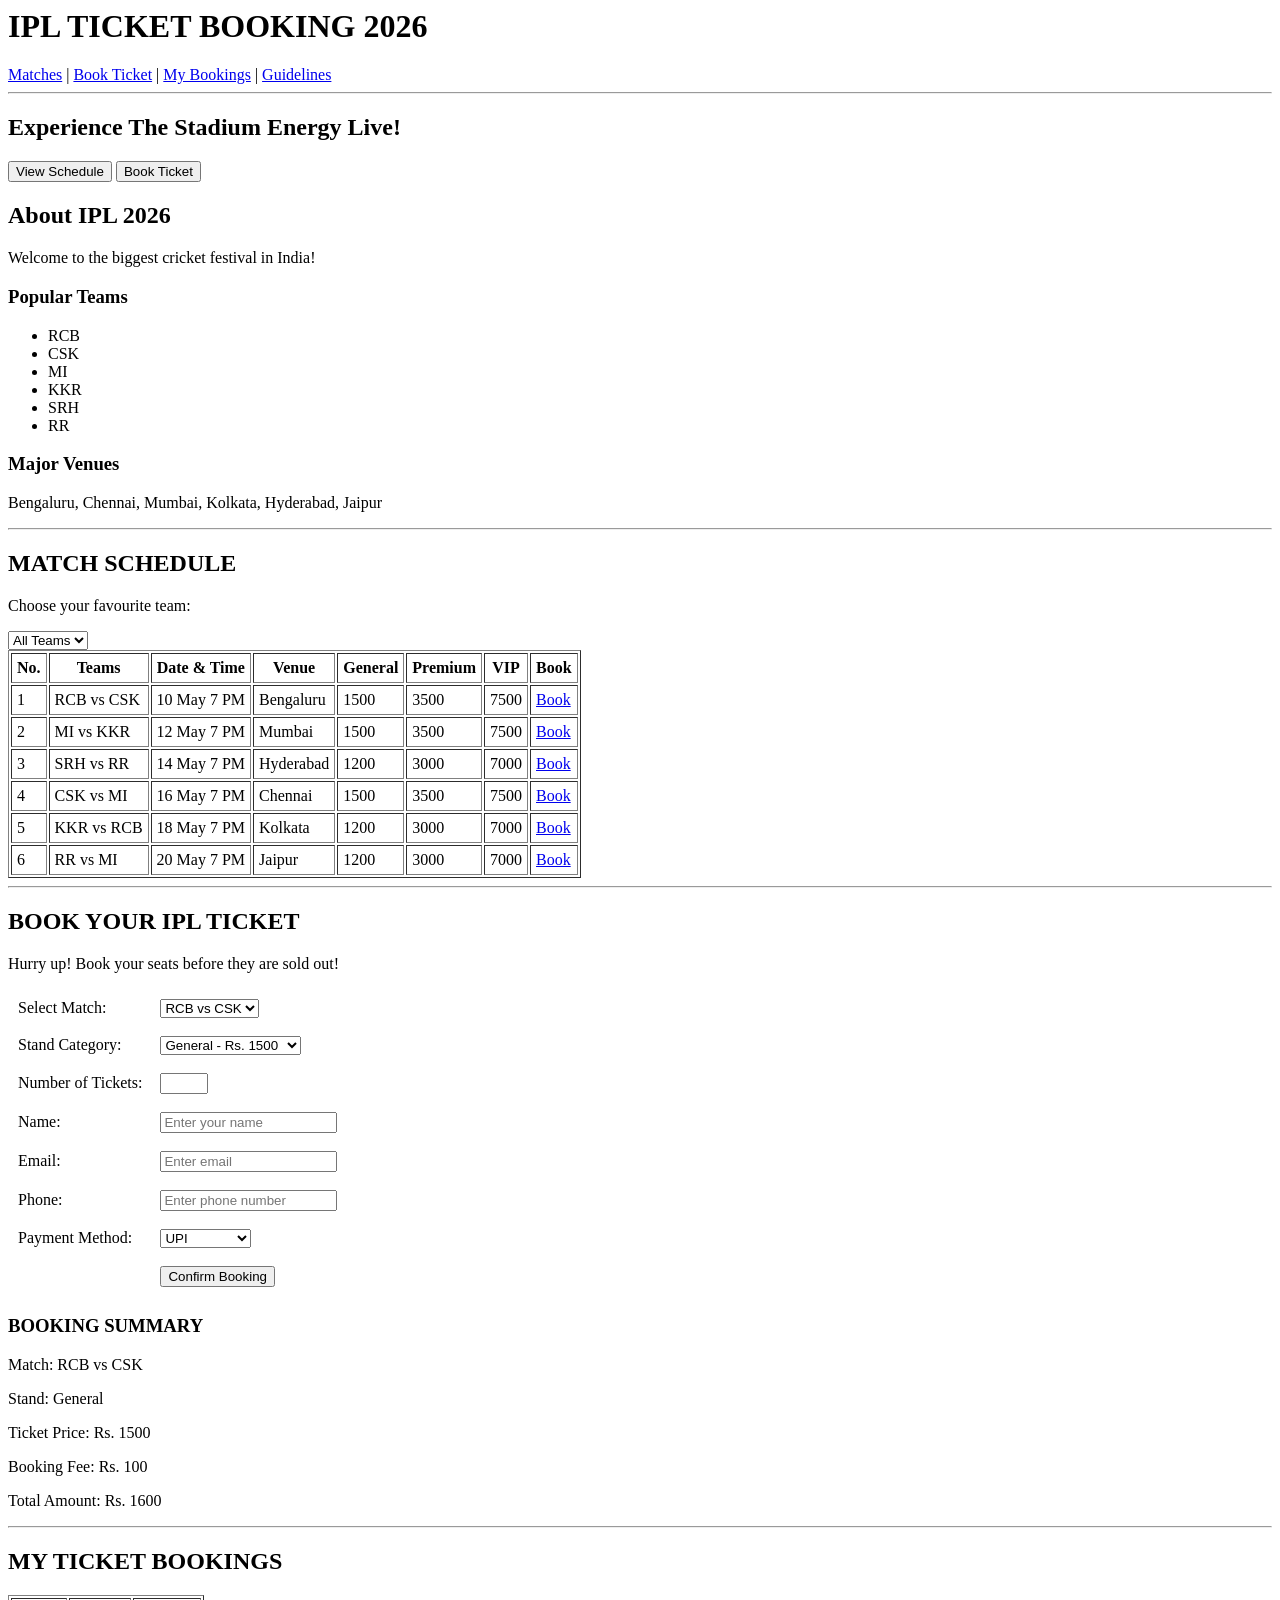
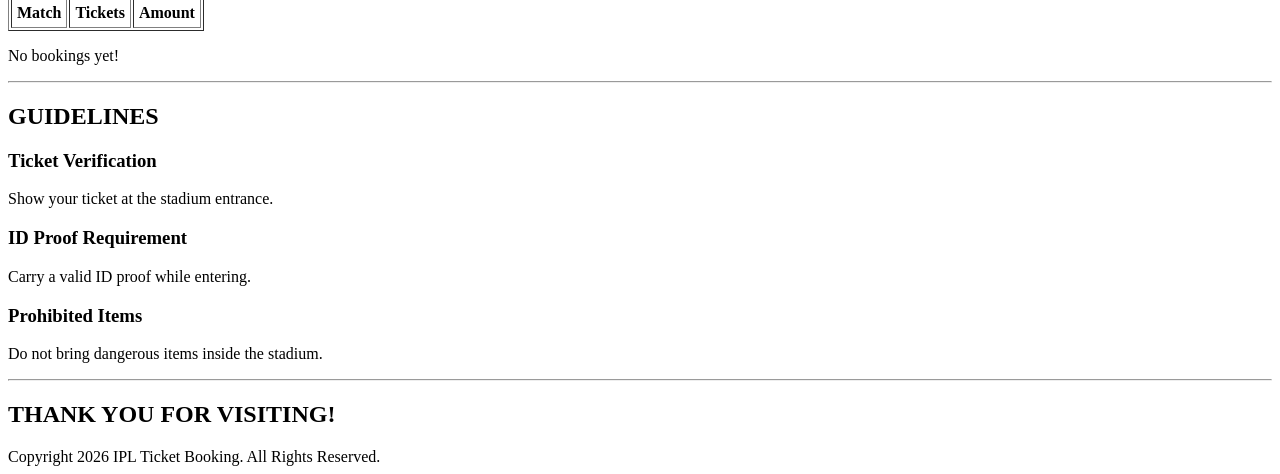
<file: index.html>
<html>
<head>
<title>IPL Ticket Booking 2026</title>
</head>
<body>

<h1>IPL TICKET BOOKING 2026</h1>

<nav>
<a href="#matches">Matches</a> |
<a href="#book">Book Ticket</a> |
<a href="#my">My Bookings</a> |
<a href="#guide">Guidelines</a>
</nav>

<hr>

<h2>Experience The Stadium Energy Live!</h2>
<button onclick="location.href='#matches'">View Schedule</button>
<button onclick="location.href='#book'">Book Ticket</button>

<h2>About IPL 2026</h2>
<p>Welcome to the biggest cricket festival in India!</p>

<h3>Popular Teams</h3>
<ul>
<li>RCB</li><li>CSK</li><li>MI</li>
<li>KKR</li><li>SRH</li><li>RR</li>
</ul>

<h3>Major Venues</h3>
<p>Bengaluru, Chennai, Mumbai, Kolkata, Hyderabad, Jaipur</p>

<hr>

<h2 id="matches">MATCH SCHEDULE</h2>

<p>Choose your favourite team:</p>
<select>
<option>All Teams</option>
<option>RCB</option><option>CSK</option>
<option>MI</option><option>KKR</option>
<option>SRH</option><option>RR</option>
</select>

<table border="1" cellpadding="5">
<tr>
<th>No.</th><th>Teams</th><th>Date & Time</th>
<th>Venue</th><th>General</th><th>Premium</th><th>VIP</th><th>Book</th>
</tr>
<tr><td>1</td><td>RCB vs CSK</td><td>10 May 7 PM</td><td>Bengaluru</td><td>1500</td><td>3500</td><td>7500</td><td><a href="#book">Book</a></td></tr>
<tr><td>2</td><td>MI vs KKR</td><td>12 May 7 PM</td><td>Mumbai</td><td>1500</td><td>3500</td><td>7500</td><td><a href="#book">Book</a></td></tr>
<tr><td>3</td><td>SRH vs RR</td><td>14 May 7 PM</td><td>Hyderabad</td><td>1200</td><td>3000</td><td>7000</td><td><a href="#book">Book</a></td></tr>
<tr><td>4</td><td>CSK vs MI</td><td>16 May 7 PM</td><td>Chennai</td><td>1500</td><td>3500</td><td>7500</td><td><a href="#book">Book</a></td></tr>
<tr><td>5</td><td>KKR vs RCB</td><td>18 May 7 PM</td><td>Kolkata</td><td>1200</td><td>3000</td><td>7000</td><td><a href="#book">Book</a></td></tr>
<tr><td>6</td><td>RR vs MI</td><td>20 May 7 PM</td><td>Jaipur</td><td>1200</td><td>3000</td><td>7000</td><td><a href="#book">Book</a></td></tr>
</table>

<hr>

<h2 id="book">BOOK YOUR IPL TICKET</h2>
<p>Hurry up! Book your seats before they are sold out!</p>

<form>
<table cellpadding="8">
<tr><td>Select Match:</td><td>
<select>
<option>RCB vs CSK</option>
<option>MI vs KKR</option>
<option>SRH vs RR</option>
<option>CSK vs MI</option>
<option>KKR vs RCB</option>
<option>RR vs MI</option>
</select></td></tr>

<tr><td>Stand Category:</td><td>
<select>
<option>General - Rs. 1500</option>
<option>Premium - Rs. 3500</option>
<option>VIP - Rs. 7500</option>
</select></td></tr>

<tr><td>Number of Tickets:</td><td><input type="number" min="1" max="10"></td></tr>
<tr><td>Name:</td><td><input type="text" placeholder="Enter your name"></td></tr>
<tr><td>Email:</td><td><input type="email" placeholder="Enter email"></td></tr>
<tr><td>Phone:</td><td><input type="tel" placeholder="Enter phone number"></td></tr>

<tr><td>Payment Method:</td><td>
<select>
<option>UPI</option><option>Credit Card</option><option>Debit Card</option>
</select></td></tr>

<tr><td></td><td><button type="submit">Confirm Booking</button></td></tr>
</table>
</form>

<h3>BOOKING SUMMARY</h3>
<p>Match: RCB vs CSK</p>
<p>Stand: General</p>
<p>Ticket Price: Rs. 1500</p>
<p>Booking Fee: Rs. 100</p>
<p>Total Amount: Rs. 1600</p>

<hr>

<h2 id="my">MY TICKET BOOKINGS</h2>
<table border="1" cellpadding="5">
<tr><th>Match</th><th>Tickets</th><th>Amount</th></tr>
</table>
<p>No bookings yet!</p>

<hr>

<h2 id="guide">GUIDELINES</h2>
<h3>Ticket Verification</h3>
<p>Show your ticket at the stadium entrance.</p>

<h3>ID Proof Requirement</h3>
<p>Carry a valid ID proof while entering.</p>

<h3>Prohibited Items</h3>
<p>Do not bring dangerous items inside the stadium.</p>

<hr>

<h2>THANK YOU FOR VISITING!</h2>
<footer>Copyright 2026 IPL Ticket Booking. All Rights Reserved.</footer>

</body>
</html>
</file>
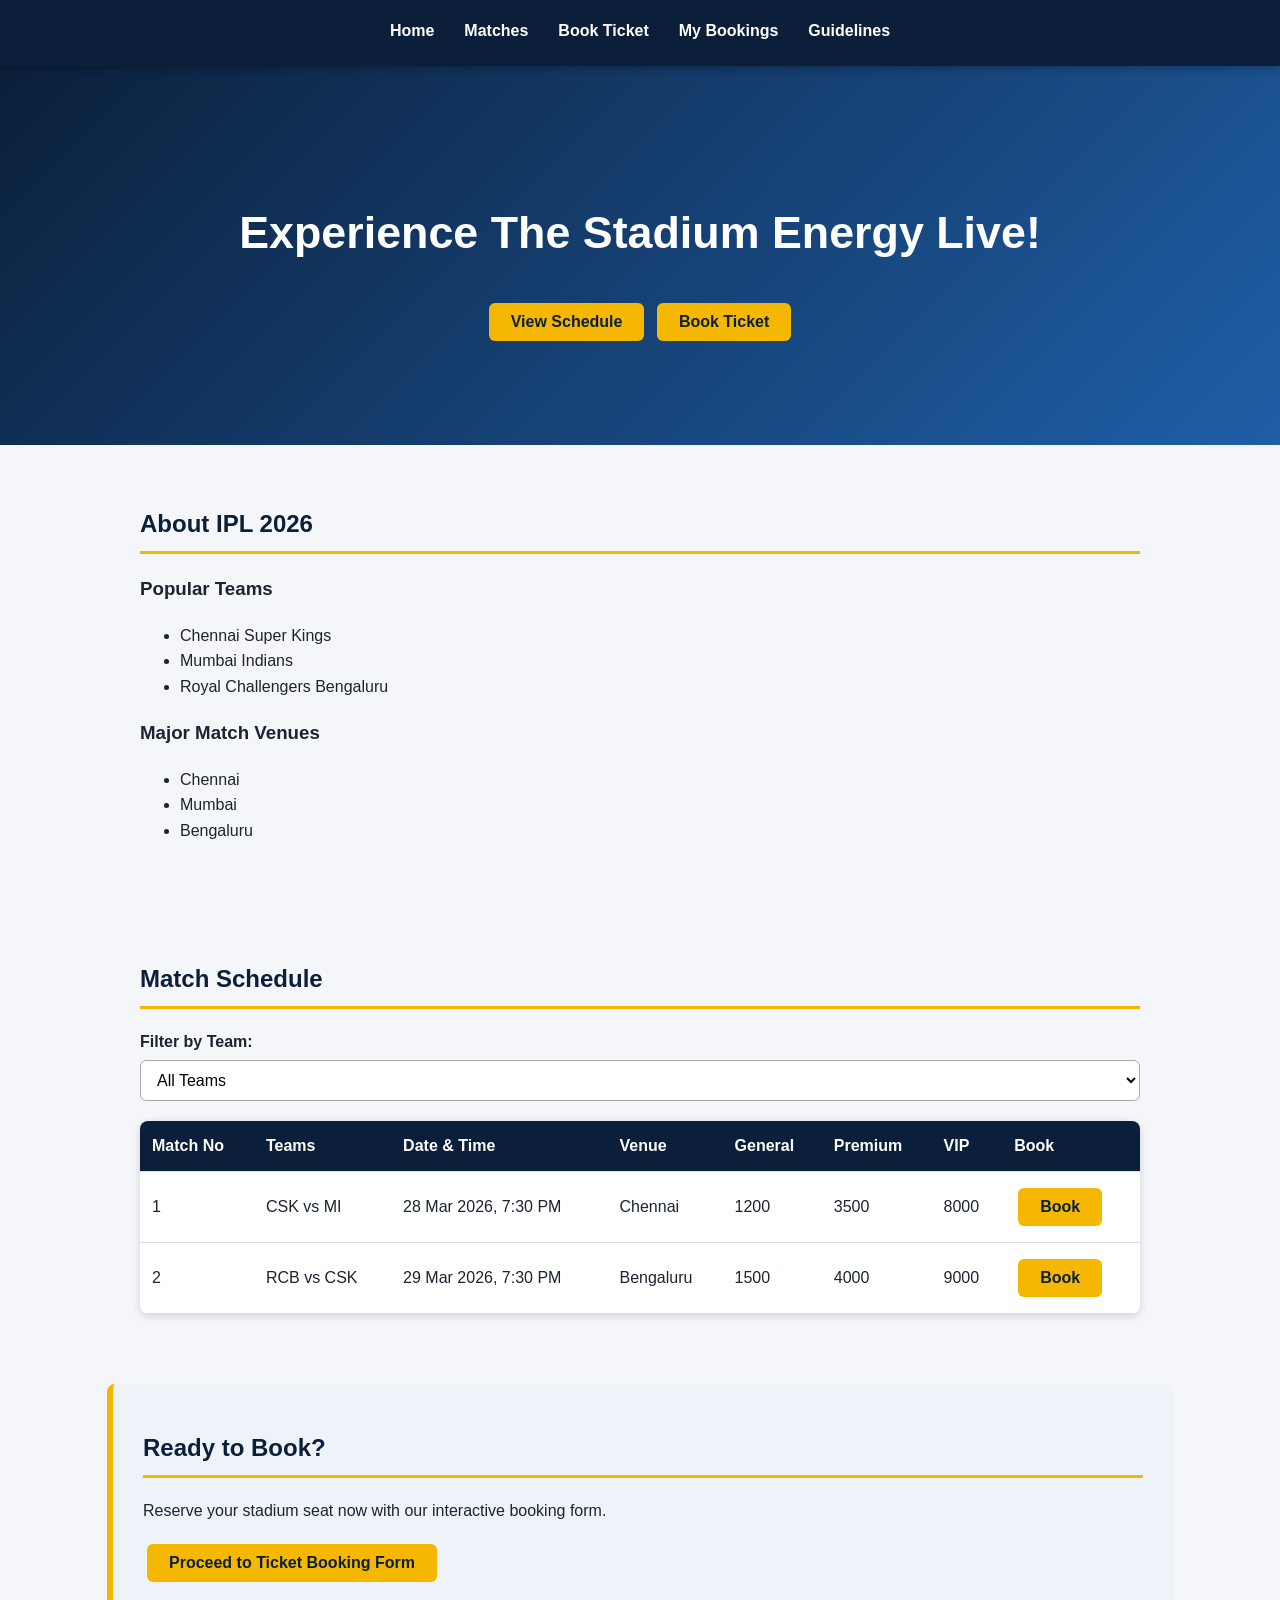
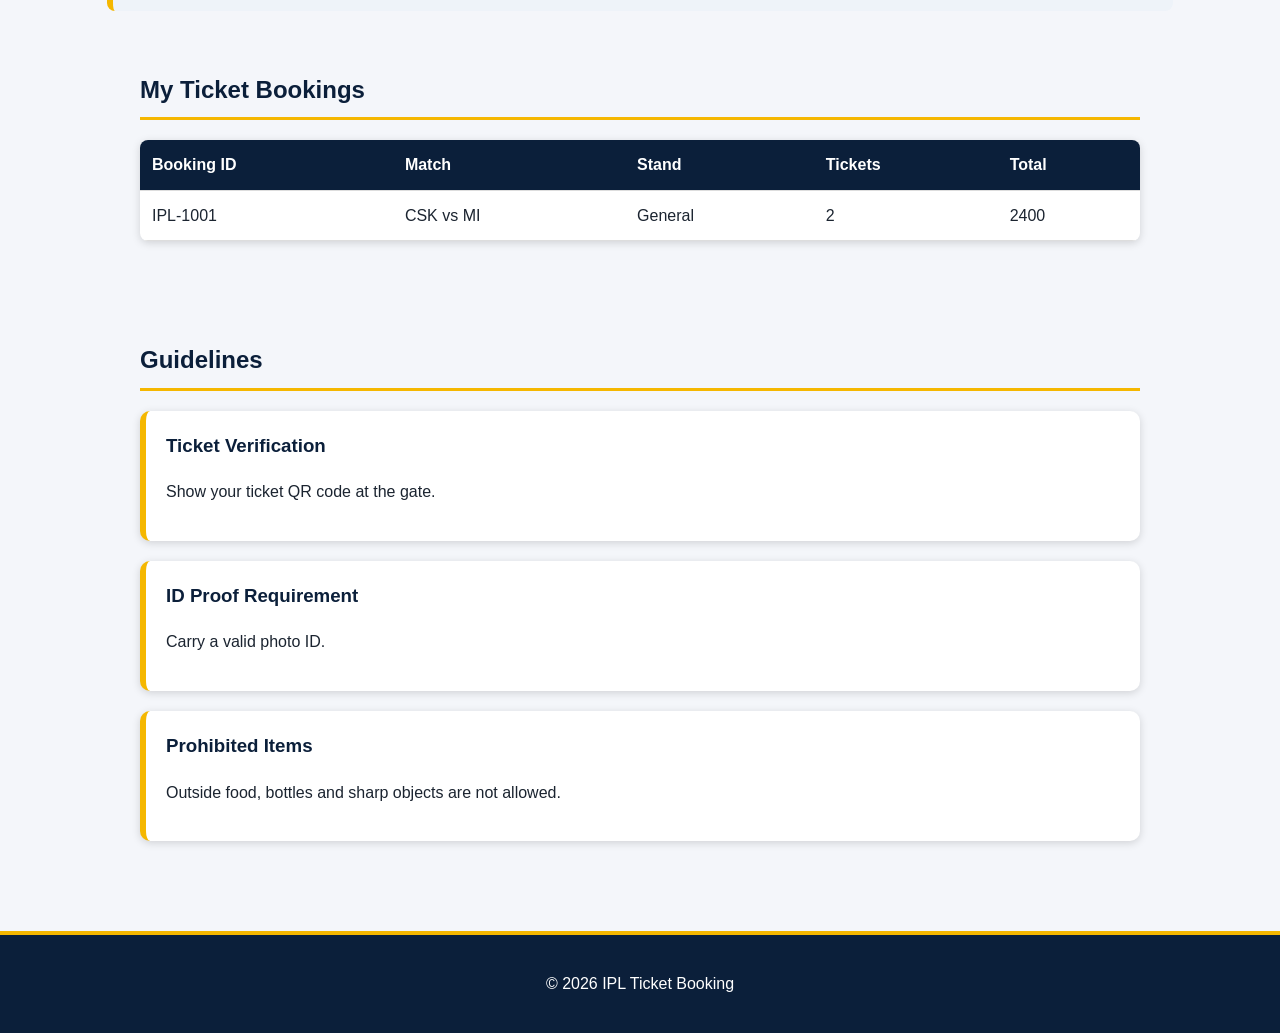
<file: activity 3/index.html>
<!DOCTYPE html>
<html lang="en">
<head>
  <meta charset="UTF-8">
  <meta name="viewport" content="width=device-width, initial-scale=1">
  <title>IPL 2026 Ticket Booking - Home</title>
  <link rel="stylesheet" href="styles.css">
</head>
<body>

  <!-- Navigation bar (links to sections and booking.html) -->
  <header>
    <nav>
      <a href="index.html">Home</a>
      <a href="#matches">Matches</a>
      <a href="booking.html">Book Ticket</a>
      <a href="#my-bookings">My Bookings</a>
      <a href="#guidelines">Guidelines</a>
    </nav>
  </header>

  <main>

    <!-- Banner / Hero -->
    <section class="hero">
      <h1>Experience The Stadium Energy Live!</h1>
      <a href="#matches"><button>View Schedule</button></a>
      <a href="booking.html"><button>Book Ticket</button></a>
    </section>

    <!-- About IPL 2026 -->
    <section>
      <h2>About IPL 2026</h2>
      <h3>Popular Teams</h3>
      <ul>
        <li>Chennai Super Kings</li>
        <li>Mumbai Indians</li>
        <li>Royal Challengers Bengaluru</li>
      </ul>
      <h3>Major Match Venues</h3>
      <ul>
        <li>Chennai</li>
        <li>Mumbai</li>
        <li>Bengaluru</li>
      </ul>
    </section>

    <!-- Match Schedule -->
    <section id="matches">
      <h2>Match Schedule</h2>

      <!-- Team filter -->
      <label for="team-filter">Filter by Team:</label>
      <select id="team-filter">
        <option>All Teams</option>
        <option>CSK</option>
        <option>MI</option>
        <option>RCB</option>
      </select>

      <table>
        <thead>
          <tr>
            <th>Match No</th>
            <th>Teams</th>
            <th>Date &amp; Time</th>
            <th>Venue</th>
            <th>General</th>
            <th>Premium</th>
            <th>VIP</th>
            <th>Book</th>
          </tr>
        </thead>
        <tbody>
          <tr>
            <td>1</td>
            <td>CSK vs MI</td>
            <td>28 Mar 2026, 7:30 PM</td>
            <td>Chennai</td>
            <td>1200</td>
            <td>3500</td>
            <td>8000</td>
            <td><a href="booking.html"><button>Book</button></a></td>
          </tr>
          <tr>
            <td>2</td>
            <td>RCB vs CSK</td>
            <td>29 Mar 2026, 7:30 PM</td>
            <td>Bengaluru</td>
            <td>1500</td>
            <td>4000</td>
            <td>9000</td>
            <td><a href="booking.html"><button>Book</button></a></td>
          </tr>
        </tbody>
      </table>
    </section>

    <!-- Quick Booking Link Banner -->
    <section class="booking-cta">
      <h2>Ready to Book?</h2>
      <p>Reserve your stadium seat now with our interactive booking form.</p>
      <a href="booking.html"><button>Proceed to Ticket Booking Form</button></a>
    </section>

    <!-- My Ticket Bookings -->
    <section id="my-bookings">
      <h2>My Ticket Bookings</h2>
      <table>
        <thead>
          <tr>
            <th>Booking ID</th>
            <th>Match</th>
            <th>Stand</th>
            <th>Tickets</th>
            <th>Total</th>
          </tr>
        </thead>
        <tbody>
          <tr>
            <td>IPL-1001</td>
            <td>CSK vs MI</td>
            <td>General</td>
            <td>2</td>
            <td>2400</td>
          </tr>
        </tbody>
      </table>
    </section>

    <!-- Guidelines -->
    <section id="guidelines">
      <h2>Guidelines</h2>
      <article class="card">
        <h3>Ticket Verification</h3>
        <p>Show your ticket QR code at the gate.</p>
      </article>
      <article class="card">
        <h3>ID Proof Requirement</h3>
        <p>Carry a valid photo ID.</p>
      </article>
      <article class="card">
        <h3>Prohibited Items</h3>
        <p>Outside food, bottles and sharp objects are not allowed.</p>
      </article>
    </section>

  </main>

  <!-- Footer -->
  <footer>
    <p>&copy; 2026 IPL Ticket Booking</p>
  </footer>

</body>
</html>
</file>
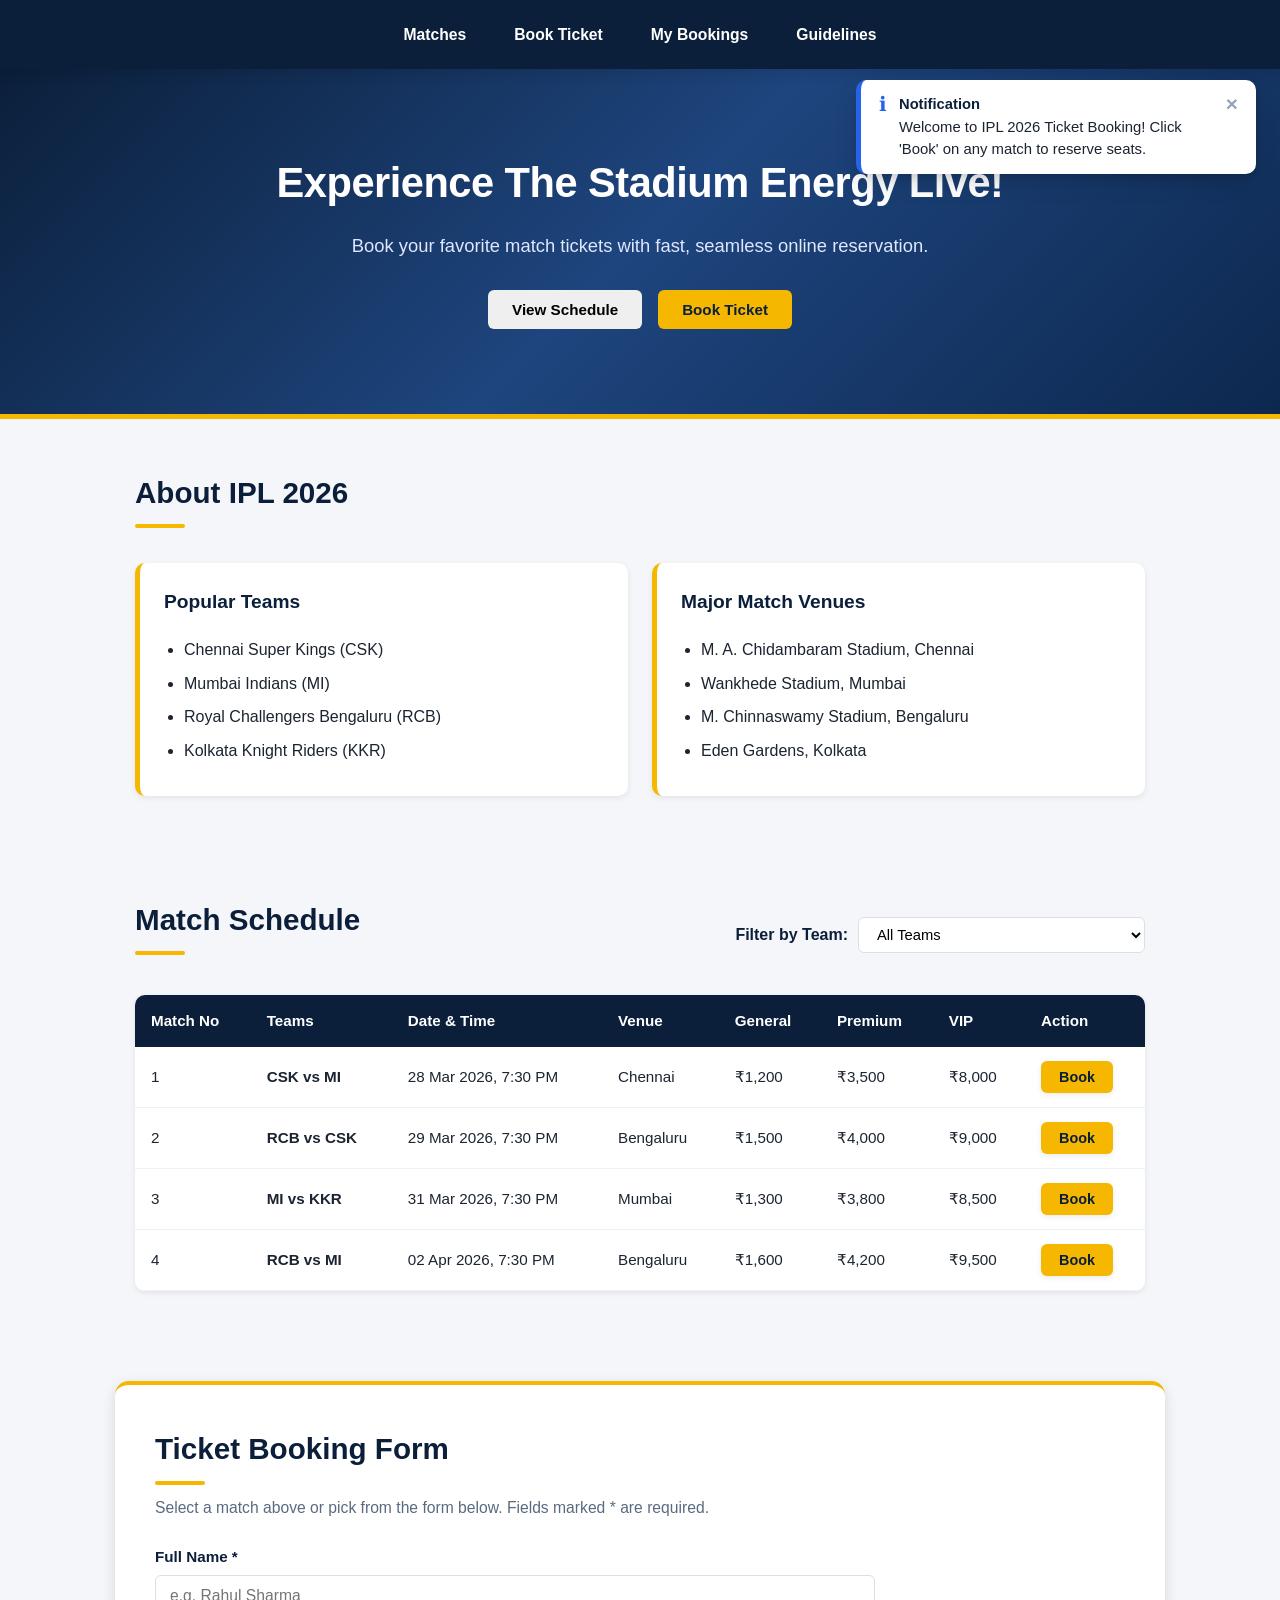
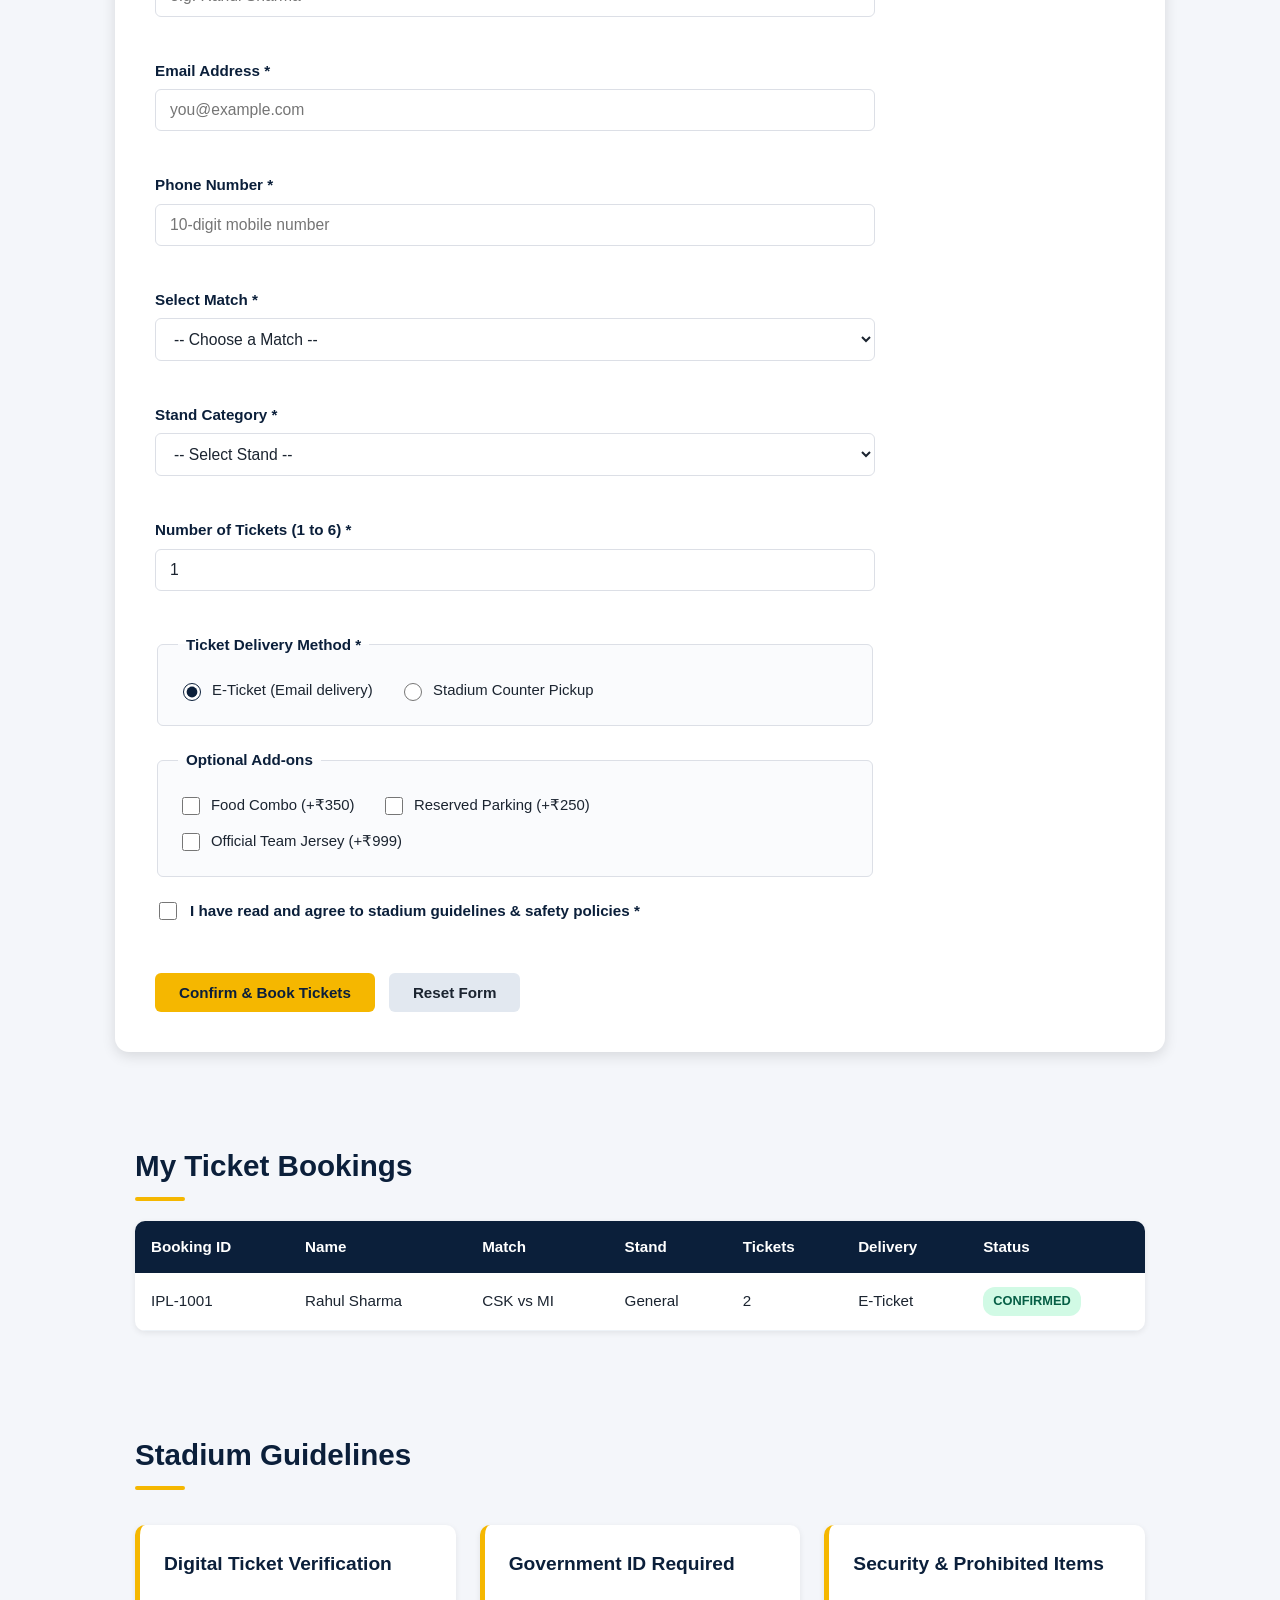
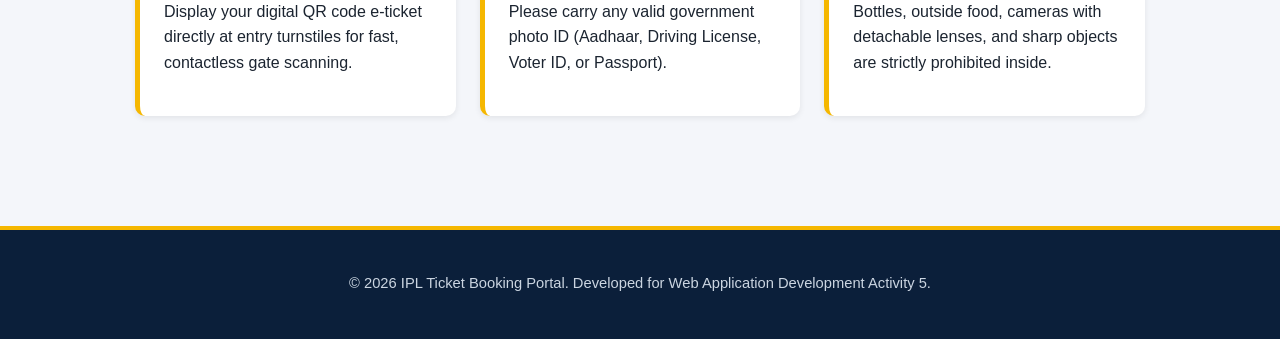
<file: activity 5/index.html>
<!DOCTYPE html>
<html lang="en">
<head>
  <meta charset="UTF-8">
  <meta name="viewport" content="width=device-width, initial-scale=1">
  <title>IPL 2026 Ticket Booking - JavaScript Basics & User Interaction</title>
  <link rel="stylesheet" href="styles.css">
</head>
<body>

  <!-- Toast Notification Container -->
  <div id="toast-container" class="toast-container" aria-live="polite" aria-atomic="true"></div>

  <!-- Navigation Bar -->
  <header>
    <nav>
      <a href="#matches" class="nav-link">Matches</a>
      <a href="#booking" class="nav-link">Book Ticket</a>
      <a href="#my-bookings" class="nav-link">My Bookings</a>
      <a href="#guidelines" class="nav-link">Guidelines</a>
    </nav>
  </header>

  <main>

    <!-- Banner / Hero Section -->
    <section class="hero">
      <h1>Experience The Stadium Energy Live!</h1>
      <p class="hero-subtext">Book your favorite match tickets with fast, seamless online reservation.</p>
      <div class="hero-buttons">
        <a href="#matches" class="scroll-btn"><button type="button">View Schedule</button></a>
        <a href="#booking" class="scroll-btn"><button type="button" class="btn-highlight">Book Ticket</button></a>
      </div>
    </section>

    <!-- About IPL 2026 Section -->
    <section id="about">
      <h2>About IPL 2026</h2>
      <div class="about-grid">
        <div class="card">
          <h3>Popular Teams</h3>
          <ul>
            <li>Chennai Super Kings (CSK)</li>
            <li>Mumbai Indians (MI)</li>
            <li>Royal Challengers Bengaluru (RCB)</li>
            <li>Kolkata Knight Riders (KKR)</li>
          </ul>
        </div>
        <div class="card">
          <h3>Major Match Venues</h3>
          <ul>
            <li>M. A. Chidambaram Stadium, Chennai</li>
            <li>Wankhede Stadium, Mumbai</li>
            <li>M. Chinnaswamy Stadium, Bengaluru</li>
            <li>Eden Gardens, Kolkata</li>
          </ul>
        </div>
      </div>
    </section>

    <!-- Match Schedule Section -->
    <section id="matches">
      <div class="section-header">
        <h2>Match Schedule</h2>
        <div class="filter-wrapper">
          <label for="team-filter">Filter by Team:</label>
          <select id="team-filter">
            <option value="all">All Teams</option>
            <option value="CSK">Chennai Super Kings (CSK)</option>
            <option value="MI">Mumbai Indians (MI)</option>
            <option value="RCB">Royal Challengers Bengaluru (RCB)</option>
            <option value="KKR">Kolkata Knight Riders (KKR)</option>
          </select>
        </div>
      </div>

      <table id="matches-table">
        <thead>
          <tr>
            <th>Match No</th>
            <th>Teams</th>
            <th>Date &amp; Time</th>
            <th>Venue</th>
            <th>General</th>
            <th>Premium</th>
            <th>VIP</th>
            <th>Action</th>
          </tr>
        </thead>
        <tbody>
          <tr data-team="CSK MI">
            <td>1</td>
            <td><strong>CSK vs MI</strong></td>
            <td>28 Mar 2026, 7:30 PM</td>
            <td>Chennai</td>
            <td>₹1,200</td>
            <td>₹3,500</td>
            <td>₹8,000</td>
            <td>
              <button type="button" class="book-btn" data-match-id="1" data-match-name="1: CSK vs MI, Chennai">
                Book
              </button>
            </td>
          </tr>
          <tr data-team="RCB CSK">
            <td>2</td>
            <td><strong>RCB vs CSK</strong></td>
            <td>29 Mar 2026, 7:30 PM</td>
            <td>Bengaluru</td>
            <td>₹1,500</td>
            <td>₹4,000</td>
            <td>₹9,000</td>
            <td>
              <button type="button" class="book-btn" data-match-id="2" data-match-name="2: RCB vs CSK, Bengaluru">
                Book
              </button>
            </td>
          </tr>
          <tr data-team="MI KKR">
            <td>3</td>
            <td><strong>MI vs KKR</strong></td>
            <td>31 Mar 2026, 7:30 PM</td>
            <td>Mumbai</td>
            <td>₹1,300</td>
            <td>₹3,800</td>
            <td>₹8,500</td>
            <td>
              <button type="button" class="book-btn" data-match-id="3" data-match-name="3: MI vs KKR, Mumbai">
                Book
              </button>
            </td>
          </tr>
          <tr data-team="RCB MI">
            <td>4</td>
            <td><strong>RCB vs MI</strong></td>
            <td>02 Apr 2026, 7:30 PM</td>
            <td>Bengaluru</td>
            <td>₹1,600</td>
            <td>₹4,200</td>
            <td>₹9,500</td>
            <td>
              <button type="button" class="book-btn" data-match-id="4" data-match-name="4: RCB vs MI, Bengaluru">
                Book
              </button>
            </td>
          </tr>
        </tbody>
      </table>
    </section>

    <!-- Ticket Booking Form Section -->
    <section id="booking" class="booking-section">
      <div class="booking-header">
        <h2>Ticket Booking Form</h2>
        <p class="subtitle">Select a match above or pick from the form below. Fields marked * are required.</p>
      </div>

      <form id="booking-form" novalidate>
        <!-- Name -->
        <div class="form-group">
          <label for="name">Full Name *</label>
          <input type="text" id="name" name="name" required minlength="3" maxlength="40"
                 pattern="[A-Za-z ]+" title="Letters and spaces only" placeholder="e.g. Rahul Sharma">
          <span class="field-error" id="name-error"></span>
        </div>

        <!-- Email -->
        <div class="form-group">
          <label for="email">Email Address *</label>
          <input type="email" id="email" name="email" required placeholder="you@example.com">
          <span class="field-error" id="email-error"></span>
        </div>

        <!-- Phone Number -->
        <div class="form-group">
          <label for="phone">Phone Number *</label>
          <input type="tel" id="phone" name="phone" required minlength="10" maxlength="10"
                 pattern="[6-9][0-9]{9}" title="10-digit number starting with 6, 7, 8, or 9"
                 placeholder="10-digit mobile number">
          <span class="field-error" id="phone-error"></span>
        </div>

        <!-- Match Select -->
        <div class="form-group">
          <label for="match">Select Match *</label>
          <select id="match" name="match" required>
            <option value="">-- Choose a Match --</option>
            <option value="1">1: CSK vs MI, Chennai</option>
            <option value="2">2: RCB vs CSK, Bengaluru</option>
            <option value="3">3: MI vs KKR, Mumbai</option>
            <option value="4">4: RCB vs MI, Bengaluru</option>
          </select>
          <span class="field-error" id="match-error"></span>
        </div>

        <!-- Stand Category -->
        <div class="form-group">
          <label for="stand">Stand Category *</label>
          <select id="stand" name="stand" required>
            <option value="">-- Select Stand --</option>
            <option value="General">General Stand</option>
            <option value="Premium">Premium Stand</option>
            <option value="VIP">VIP Lounge</option>
          </select>
          <span class="field-error" id="stand-error"></span>
        </div>

        <!-- Number of Tickets -->
        <div class="form-group">
          <label for="tickets">Number of Tickets (1 to 6) *</label>
          <input type="number" id="tickets" name="tickets" required min="1" max="6" value="1">
          <span class="field-error" id="tickets-error"></span>
        </div>

        <!-- Delivery Option -->
        <fieldset>
          <legend>Ticket Delivery Method *</legend>
          <label>
            <input type="radio" name="delivery" value="E-Ticket" checked required> E-Ticket (Email delivery)
          </label>
          <label>
            <input type="radio" name="delivery" value="Stadium Pickup" required> Stadium Counter Pickup
          </label>
        </fieldset>

        <!-- Extras -->
        <fieldset>
          <legend>Optional Add-ons</legend>
          <label><input type="checkbox" name="extras" value="Food Combo"> Food Combo (+₹350)</label>
          <label><input type="checkbox" name="extras" value="Parking Pass"> Reserved Parking (+₹250)</label>
          <label><input type="checkbox" name="extras" value="Official Jersey"> Official Team Jersey (+₹999)</label>
        </fieldset>

        <!-- Guidelines Agreement -->
        <div class="form-group checkbox-group">
          <label>
            <input type="checkbox" id="agree" name="agree" required>
            I have read and agree to stadium guidelines &amp; safety policies *
          </label>
          <span class="field-error" id="agree-error"></span>
        </div>

        <!-- Form Action Buttons -->
        <div class="form-actions">
          <button type="submit" id="submit-btn" class="btn-primary">Confirm &amp; Book Tickets</button>
          <button type="reset" id="reset-btn" class="btn-secondary">Reset Form</button>
        </div>
      </form>
    </section>

    <!-- My Ticket Bookings Section -->
    <section id="my-bookings">
      <h2>My Ticket Bookings</h2>
      <table id="bookings-table">
        <thead>
          <tr>
            <th>Booking ID</th>
            <th>Name</th>
            <th>Match</th>
            <th>Stand</th>
            <th>Tickets</th>
            <th>Delivery</th>
            <th>Status</th>
          </tr>
        </thead>
        <tbody id="bookings-body">
          <tr>
            <td>IPL-1001</td>
            <td>Rahul Sharma</td>
            <td>CSK vs MI</td>
            <td>General</td>
            <td>2</td>
            <td>E-Ticket</td>
            <td><span class="badge badge-success">Confirmed</span></td>
          </tr>
        </tbody>
      </table>
    </section>

    <!-- Guidelines Section -->
    <section id="guidelines">
      <h2>Stadium Guidelines</h2>
      <div class="guidelines-grid">
        <article class="card">
          <h3>Digital Ticket Verification</h3>
          <p>Display your digital QR code e-ticket directly at entry turnstiles for fast, contactless gate scanning.</p>
        </article>
        <article class="card">
          <h3>Government ID Required</h3>
          <p>Please carry any valid government photo ID (Aadhaar, Driving License, Voter ID, or Passport).</p>
        </article>
        <article class="card">
          <h3>Security &amp; Prohibited Items</h3>
          <p>Bottles, outside food, cameras with detachable lenses, and sharp objects are strictly prohibited inside.</p>
        </article>
      </div>
    </section>

  </main>

  <!-- Footer -->
  <footer>
    <p>&copy; 2026 IPL Ticket Booking Portal. Developed for Web Application Development Activity 5.</p>
  </footer>

  <!-- Link JavaScript File -->
  <script src="app.js"></script>
</body>
</html>
</file>
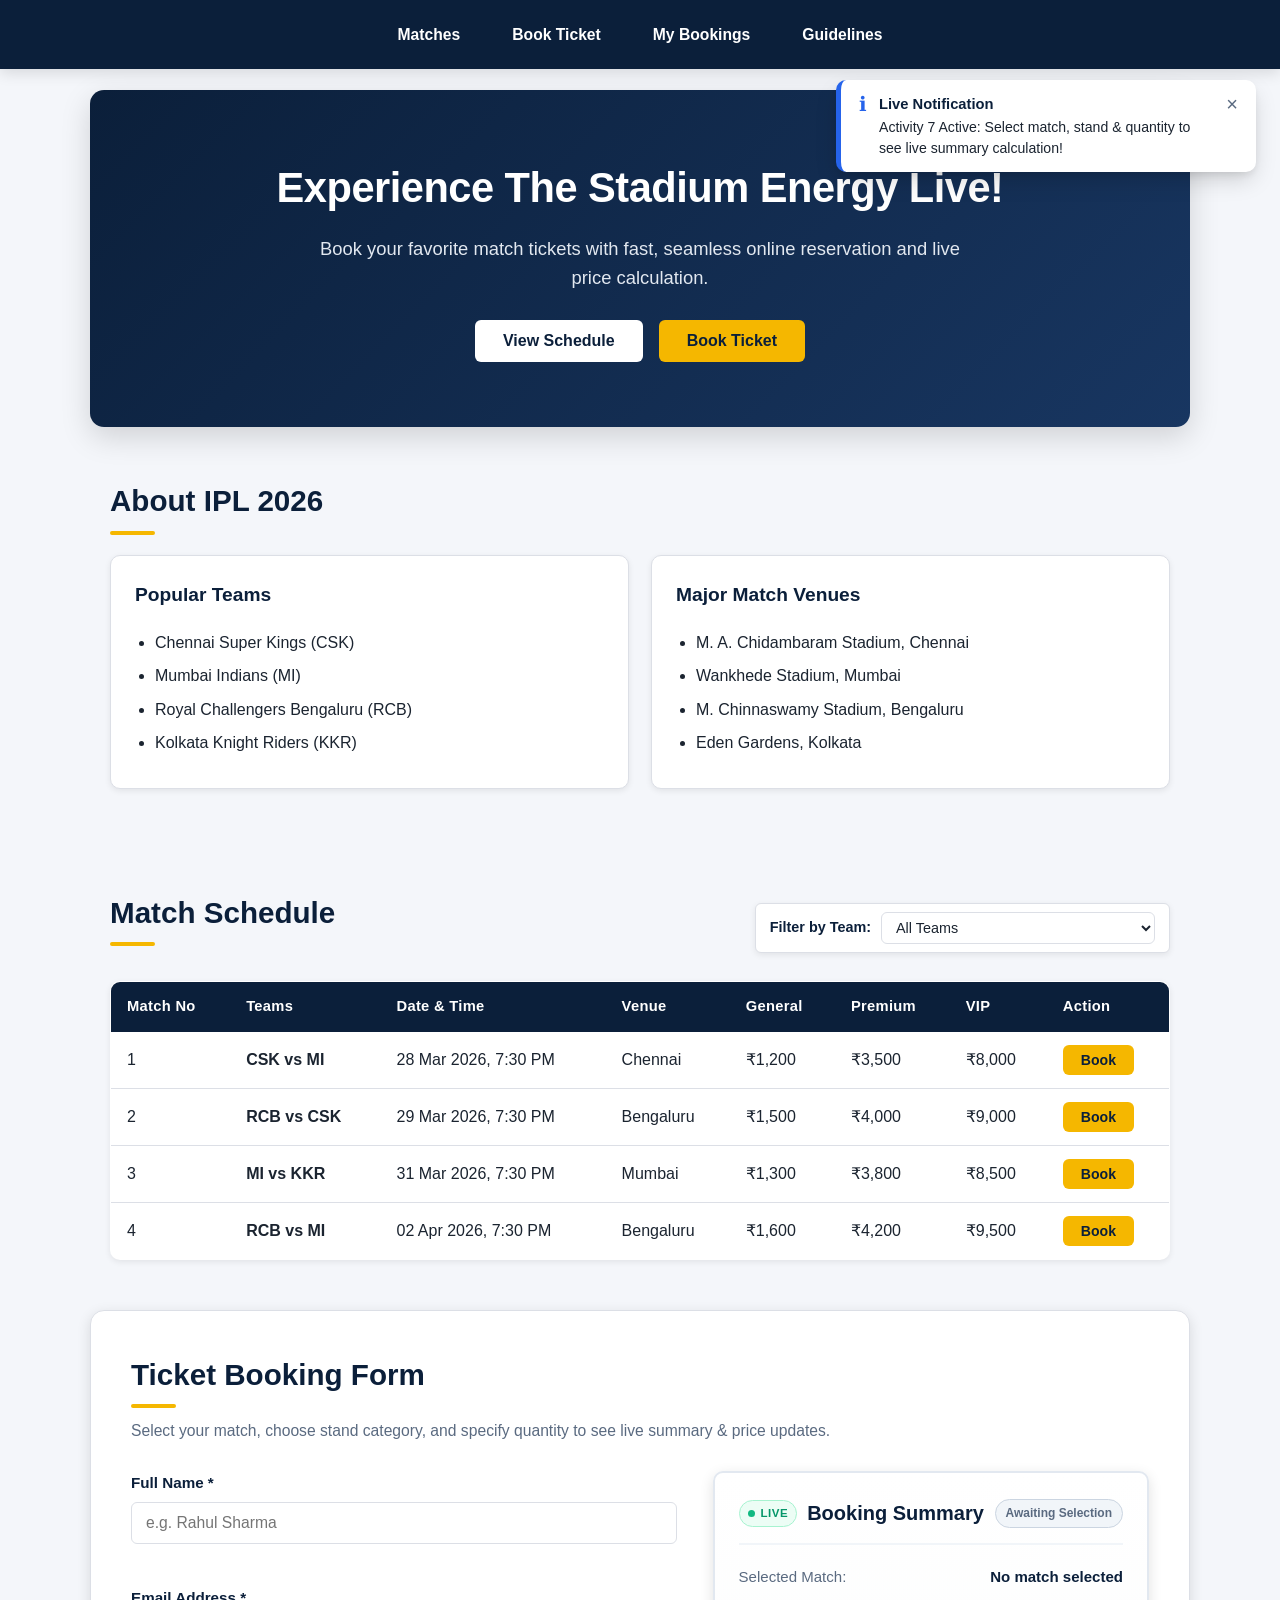
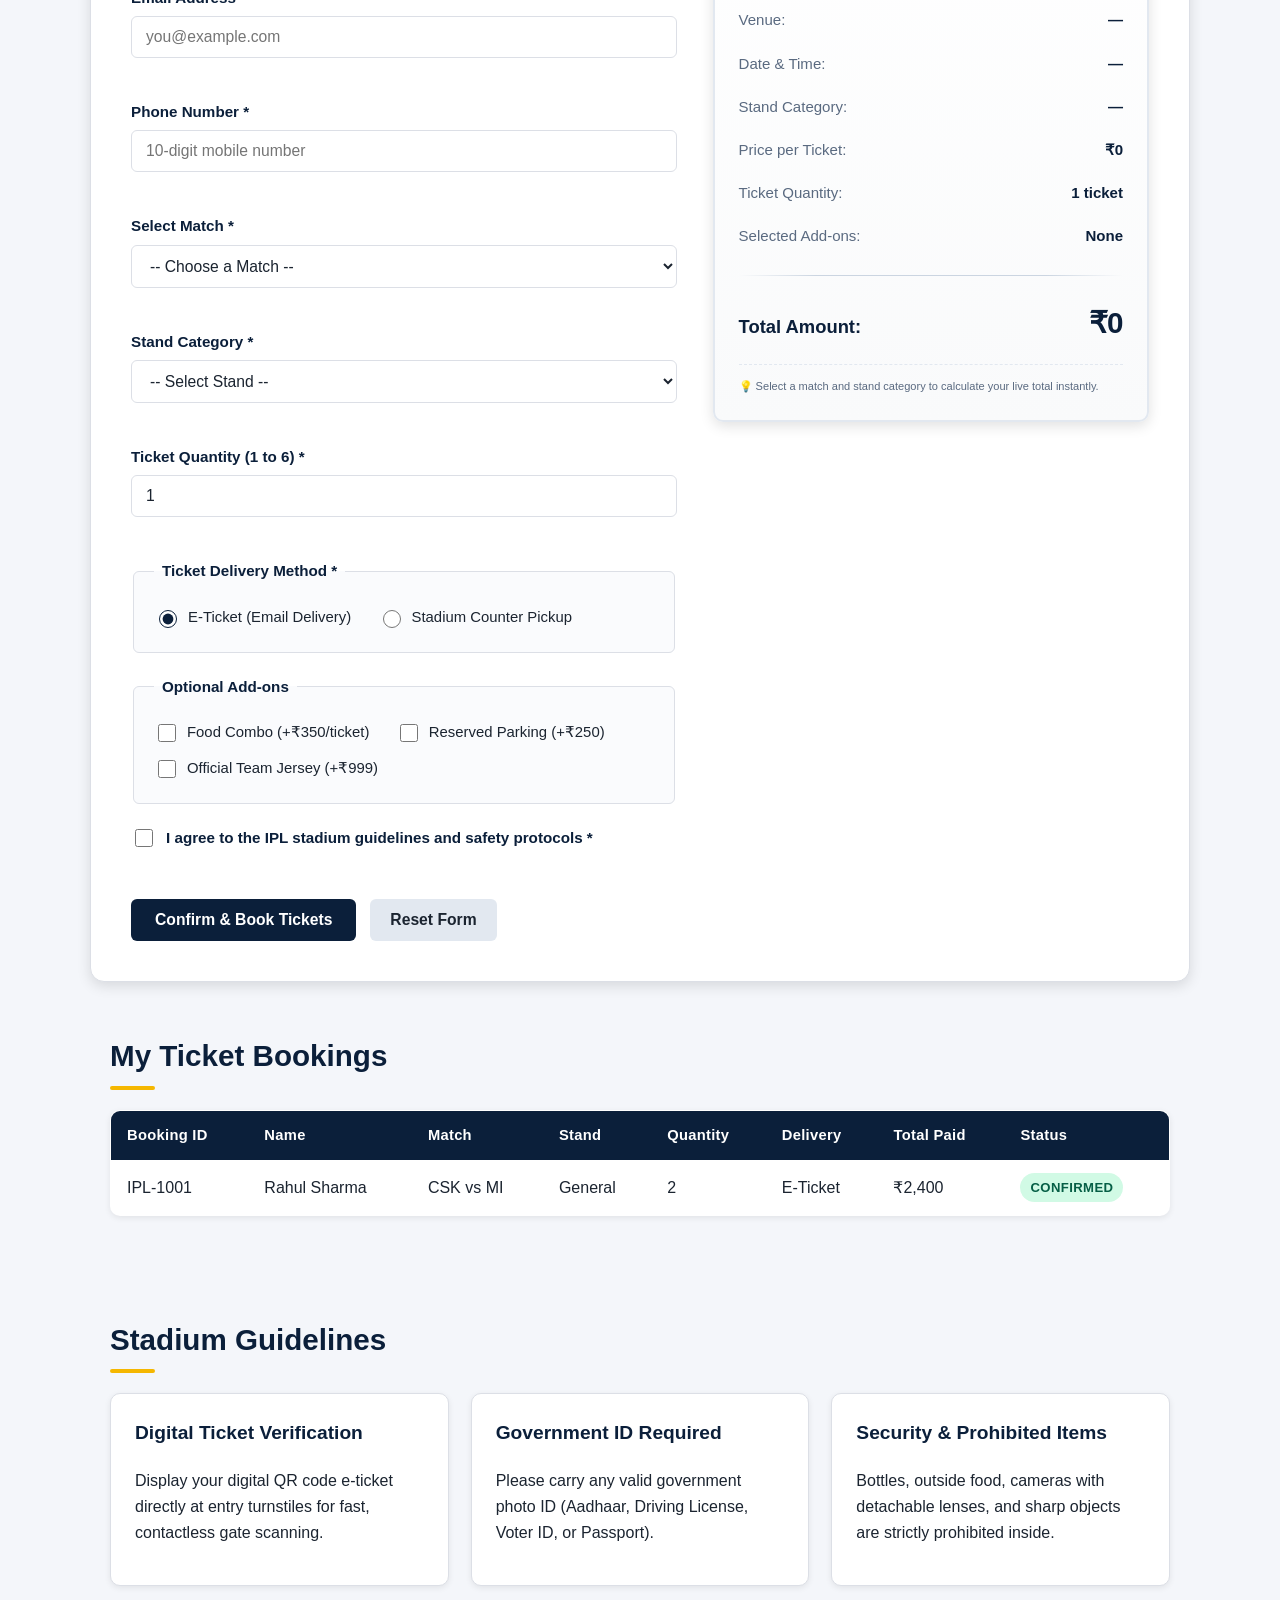
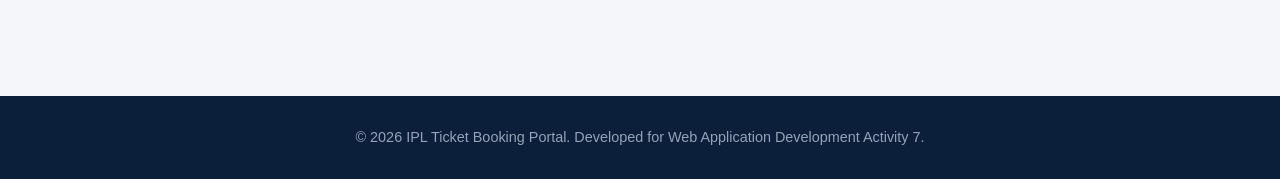
<file: activity 7/index.html>
<!DOCTYPE html>
<html lang="en">
<head>
  <meta charset="UTF-8">
  <meta name="viewport" content="width=device-width, initial-scale=1">
  <title>IPL 2026 Ticket Booking - Activity 7: Selector Forms &amp; Live Interaction</title>
  <link rel="stylesheet" href="styles.css">
</head>
<body>

  <!-- Toast Notification Container -->
  <div id="toast-container" class="toast-container" aria-live="polite" aria-atomic="true"></div>

  <!-- Navigation Bar -->
  <header>
    <nav>
      <a href="#matches" class="nav-link">Matches</a>
      <a href="#booking" class="nav-link">Book Ticket</a>
      <a href="#my-bookings" class="nav-link">My Bookings</a>
      <a href="#guidelines" class="nav-link">Guidelines</a>
    </nav>
  </header>

  <main>

    <!-- Banner / Hero Section -->
    <section class="hero">
      <h1>Experience The Stadium Energy Live!</h1>
      <p class="hero-subtext">Book your favorite match tickets with fast, seamless online reservation and live price calculation.</p>
      <div class="hero-buttons">
        <a href="#matches" class="scroll-btn"><button type="button">View Schedule</button></a>
        <a href="#booking" class="scroll-btn"><button type="button" class="btn-highlight">Book Ticket</button></a>
      </div>
    </section>

    <!-- About IPL 2026 Section -->
    <section id="about">
      <h2>About IPL 2026</h2>
      <div class="about-grid">
        <div class="card">
          <h3>Popular Teams</h3>
          <ul>
            <li>Chennai Super Kings (CSK)</li>
            <li>Mumbai Indians (MI)</li>
            <li>Royal Challengers Bengaluru (RCB)</li>
            <li>Kolkata Knight Riders (KKR)</li>
          </ul>
        </div>
        <div class="card">
          <h3>Major Match Venues</h3>
          <ul>
            <li>M. A. Chidambaram Stadium, Chennai</li>
            <li>Wankhede Stadium, Mumbai</li>
            <li>M. Chinnaswamy Stadium, Bengaluru</li>
            <li>Eden Gardens, Kolkata</li>
          </ul>
        </div>
      </div>
    </section>

    <!-- Match Schedule Section -->
    <section id="matches">
      <div class="section-header">
        <h2>Match Schedule</h2>
        <div class="filter-wrapper">
          <label for="team-filter">Filter by Team:</label>
          <select id="team-filter">
            <option value="all">All Teams</option>
            <option value="CSK">Chennai Super Kings (CSK)</option>
            <option value="MI">Mumbai Indians (MI)</option>
            <option value="RCB">Royal Challengers Bengaluru (RCB)</option>
            <option value="KKR">Kolkata Knight Riders (KKR)</option>
          </select>
        </div>
      </div>

      <table id="matches-table">
        <thead>
          <tr>
            <th>Match No</th>
            <th>Teams</th>
            <th>Date &amp; Time</th>
            <th>Venue</th>
            <th>General</th>
            <th>Premium</th>
            <th>VIP</th>
            <th>Action</th>
          </tr>
        </thead>
        <tbody>
          <tr data-team="CSK MI">
            <td>1</td>
            <td><strong>CSK vs MI</strong></td>
            <td>28 Mar 2026, 7:30 PM</td>
            <td>Chennai</td>
            <td>₹1,200</td>
            <td>₹3,500</td>
            <td>₹8,000</td>
            <td>
              <button type="button" class="book-btn" data-match-id="1" data-match-name="CSK vs MI">
                Book
              </button>
            </td>
          </tr>
          <tr data-team="RCB CSK">
            <td>2</td>
            <td><strong>RCB vs CSK</strong></td>
            <td>29 Mar 2026, 7:30 PM</td>
            <td>Bengaluru</td>
            <td>₹1,500</td>
            <td>₹4,000</td>
            <td>₹9,000</td>
            <td>
              <button type="button" class="book-btn" data-match-id="2" data-match-name="RCB vs CSK">
                Book
              </button>
            </td>
          </tr>
          <tr data-team="MI KKR">
            <td>3</td>
            <td><strong>MI vs KKR</strong></td>
            <td>31 Mar 2026, 7:30 PM</td>
            <td>Mumbai</td>
            <td>₹1,300</td>
            <td>₹3,800</td>
            <td>₹8,500</td>
            <td>
              <button type="button" class="book-btn" data-match-id="3" data-match-name="MI vs KKR">
                Book
              </button>
            </td>
          </tr>
          <tr data-team="RCB MI">
            <td>4</td>
            <td><strong>RCB vs MI</strong></td>
            <td>02 Apr 2026, 7:30 PM</td>
            <td>Bengaluru</td>
            <td>₹1,600</td>
            <td>₹4,200</td>
            <td>₹9,500</td>
            <td>
              <button type="button" class="book-btn" data-match-id="4" data-match-name="RCB vs MI">
                Book
              </button>
            </td>
          </tr>
        </tbody>
      </table>
    </section>

    <!-- Ticket Booking Form Section with Live Booking Summary Card -->
    <section id="booking" class="booking-section">
      <div class="booking-header">
        <h2>Ticket Booking Form</h2>
        <p class="subtitle">Select your match, choose stand category, and specify quantity to see live summary &amp; price updates.</p>
      </div>

      <div class="booking-grid">
        <!-- Booking Form -->
        <form id="booking-form" novalidate>
          <!-- Full Name -->
          <div class="form-group">
            <label for="name">Full Name *</label>
            <input type="text" id="name" name="name" required minlength="3" maxlength="40"
                   pattern="[A-Za-z ]+" title="Letters and spaces only" placeholder="e.g. Rahul Sharma">
            <span class="field-error" id="name-error"></span>
          </div>

          <!-- Email Address -->
          <div class="form-group">
            <label for="email">Email Address *</label>
            <input type="email" id="email" name="email" required placeholder="you@example.com">
            <span class="field-error" id="email-error"></span>
          </div>

          <!-- Phone Number -->
          <div class="form-group">
            <label for="phone">Phone Number *</label>
            <input type="tel" id="phone" name="phone" required minlength="10" maxlength="10"
                   pattern="[6-9][0-9]{9}" title="10-digit number starting with 6, 7, 8, or 9"
                   placeholder="10-digit mobile number">
            <span class="field-error" id="phone-error"></span>
          </div>

          <!-- Match Select Dropdown -->
          <div class="form-group">
            <label for="match">Select Match *</label>
            <select id="match" name="match" required>
              <option value="">-- Choose a Match --</option>
              <option value="1">Match 1: CSK vs MI (Chennai - 28 Mar 2026)</option>
              <option value="2">Match 2: RCB vs CSK (Bengaluru - 29 Mar 2026)</option>
              <option value="3">Match 3: MI vs KKR (Mumbai - 31 Mar 2026)</option>
              <option value="4">Match 4: RCB vs MI (Bengaluru - 02 Apr 2026)</option>
            </select>
            <span class="field-error" id="match-error"></span>
          </div>

          <!-- Stand Category Select Dropdown -->
          <div class="form-group">
            <label for="stand">Stand Category *</label>
            <select id="stand" name="stand" required>
              <option value="">-- Select Stand --</option>
              <option value="General">General Stand</option>
              <option value="Premium">Premium Stand</option>
              <option value="VIP">VIP Lounge</option>
            </select>
            <span class="field-error" id="stand-error"></span>
          </div>

          <!-- Number of Tickets (Quantity Input) -->
          <div class="form-group">
            <label for="tickets">Ticket Quantity (1 to 6) *</label>
            <input type="number" id="tickets" name="tickets" required min="1" max="6" value="1">
            <span class="field-error" id="tickets-error"></span>
          </div>

          <!-- Delivery Option -->
          <fieldset>
            <legend>Ticket Delivery Method *</legend>
            <label>
              <input type="radio" name="delivery" value="E-Ticket" checked required> E-Ticket (Email Delivery)
            </label>
            <label>
              <input type="radio" name="delivery" value="Stadium Pickup" required> Stadium Counter Pickup
            </label>
          </fieldset>

          <!-- Extras / Add-ons -->
          <fieldset>
            <legend>Optional Add-ons</legend>
            <label><input type="checkbox" name="extras" value="Food Combo" data-price="350"> Food Combo (+₹350/ticket)</label>
            <label><input type="checkbox" name="extras" value="Parking Pass" data-price="250"> Reserved Parking (+₹250)</label>
            <label><input type="checkbox" name="extras" value="Official Jersey" data-price="999"> Official Team Jersey (+₹999)</label>
          </fieldset>

          <!-- Guidelines Agreement -->
          <div class="form-group checkbox-group">
            <label>
              <input type="checkbox" id="agree" name="agree" required>
              I agree to the IPL stadium guidelines and safety protocols *
            </label>
            <span class="field-error" id="agree-error"></span>
          </div>

          <!-- Form Action Buttons -->
          <div class="form-actions">
            <button type="submit" id="submit-btn" class="btn-primary">Confirm &amp; Book Tickets</button>
            <button type="reset" id="reset-btn" class="btn-secondary">Reset Form</button>
          </div>
        </form>

        <!-- Live Interaction: Booking Summary Card -->
        <aside class="booking-summary-card" id="booking-summary-card">
          <div class="summary-header">
            <div class="summary-title-wrapper">
              <span class="live-pill"><span class="pulse-dot"></span> LIVE</span>
              <h3>Booking Summary</h3>
            </div>
            <span class="summary-status-badge" id="summary-status-badge">Awaiting Selection</span>
          </div>

          <div class="summary-body">
            <div class="summary-row">
              <span class="summary-label">Selected Match:</span>
              <span class="summary-value" id="summary-match">No match selected</span>
            </div>
            <div class="summary-row">
              <span class="summary-label">Venue:</span>
              <span class="summary-value" id="summary-venue">—</span>
            </div>
            <div class="summary-row">
              <span class="summary-label">Date &amp; Time:</span>
              <span class="summary-value" id="summary-datetime">—</span>
            </div>
            <div class="summary-row">
              <span class="summary-label">Stand Category:</span>
              <span class="summary-value" id="summary-stand">—</span>
            </div>
            <div class="summary-row">
              <span class="summary-label">Price per Ticket:</span>
              <span class="summary-value" id="summary-unit-price">₹0</span>
            </div>
            <div class="summary-row">
              <span class="summary-label">Ticket Quantity:</span>
              <span class="summary-value" id="summary-quantity">1 ticket</span>
            </div>
            <div class="summary-row">
              <span class="summary-label">Selected Add-ons:</span>
              <span class="summary-value" id="summary-addons">None</span>
            </div>

            <div class="summary-divider"></div>

            <div class="summary-total-row">
              <span class="summary-total-label">Total Amount:</span>
              <span class="summary-total-value" id="summary-total-price">₹0</span>
            </div>
          </div>

          <div class="summary-footer">
            <small id="summary-helper-text">💡 Select a match and stand category to calculate your live total instantly.</small>
          </div>
        </aside>
      </div>
    </section>

    <!-- My Ticket Bookings Section -->
    <section id="my-bookings">
      <h2>My Ticket Bookings</h2>
      <table id="bookings-table">
        <thead>
          <tr>
            <th>Booking ID</th>
            <th>Name</th>
            <th>Match</th>
            <th>Stand</th>
            <th>Quantity</th>
            <th>Delivery</th>
            <th>Total Paid</th>
            <th>Status</th>
          </tr>
        </thead>
        <tbody id="bookings-body">
          <tr>
            <td>IPL-1001</td>
            <td>Rahul Sharma</td>
            <td>CSK vs MI</td>
            <td>General</td>
            <td>2</td>
            <td>E-Ticket</td>
            <td>₹2,400</td>
            <td><span class="badge badge-success">Confirmed</span></td>
          </tr>
        </tbody>
      </table>
    </section>

    <!-- Guidelines Section -->
    <section id="guidelines">
      <h2>Stadium Guidelines</h2>
      <div class="guidelines-grid">
        <article class="card">
          <h3>Digital Ticket Verification</h3>
          <p>Display your digital QR code e-ticket directly at entry turnstiles for fast, contactless gate scanning.</p>
        </article>
        <article class="card">
          <h3>Government ID Required</h3>
          <p>Please carry any valid government photo ID (Aadhaar, Driving License, Voter ID, or Passport).</p>
        </article>
        <article class="card">
          <h3>Security &amp; Prohibited Items</h3>
          <p>Bottles, outside food, cameras with detachable lenses, and sharp objects are strictly prohibited inside.</p>
        </article>
      </div>
    </section>

  </main>

  <!-- Footer -->
  <footer>
    <p>&copy; 2026 IPL Ticket Booking Portal. Developed for Web Application Development Activity 7.</p>
  </footer>

  <!-- Link JavaScript File -->
  <script src="app.js"></script>
</body>
</html>
</file>
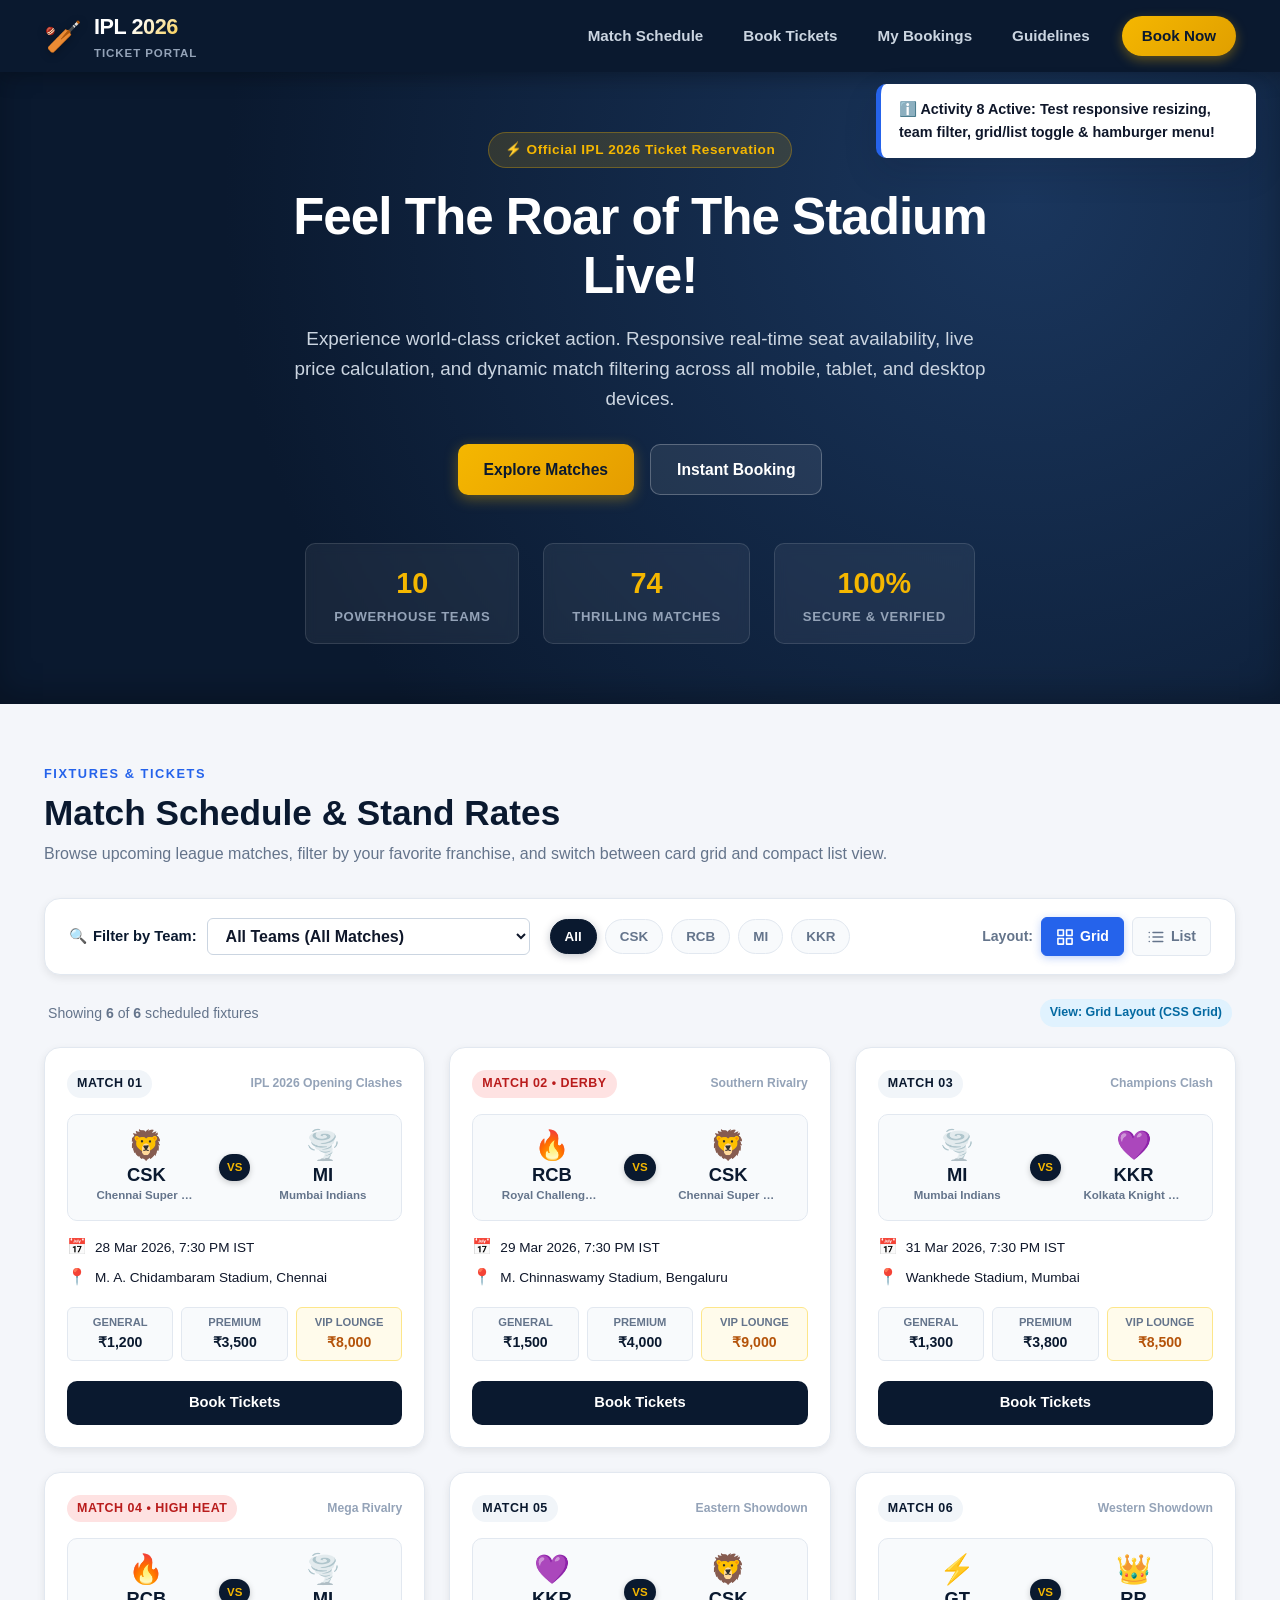
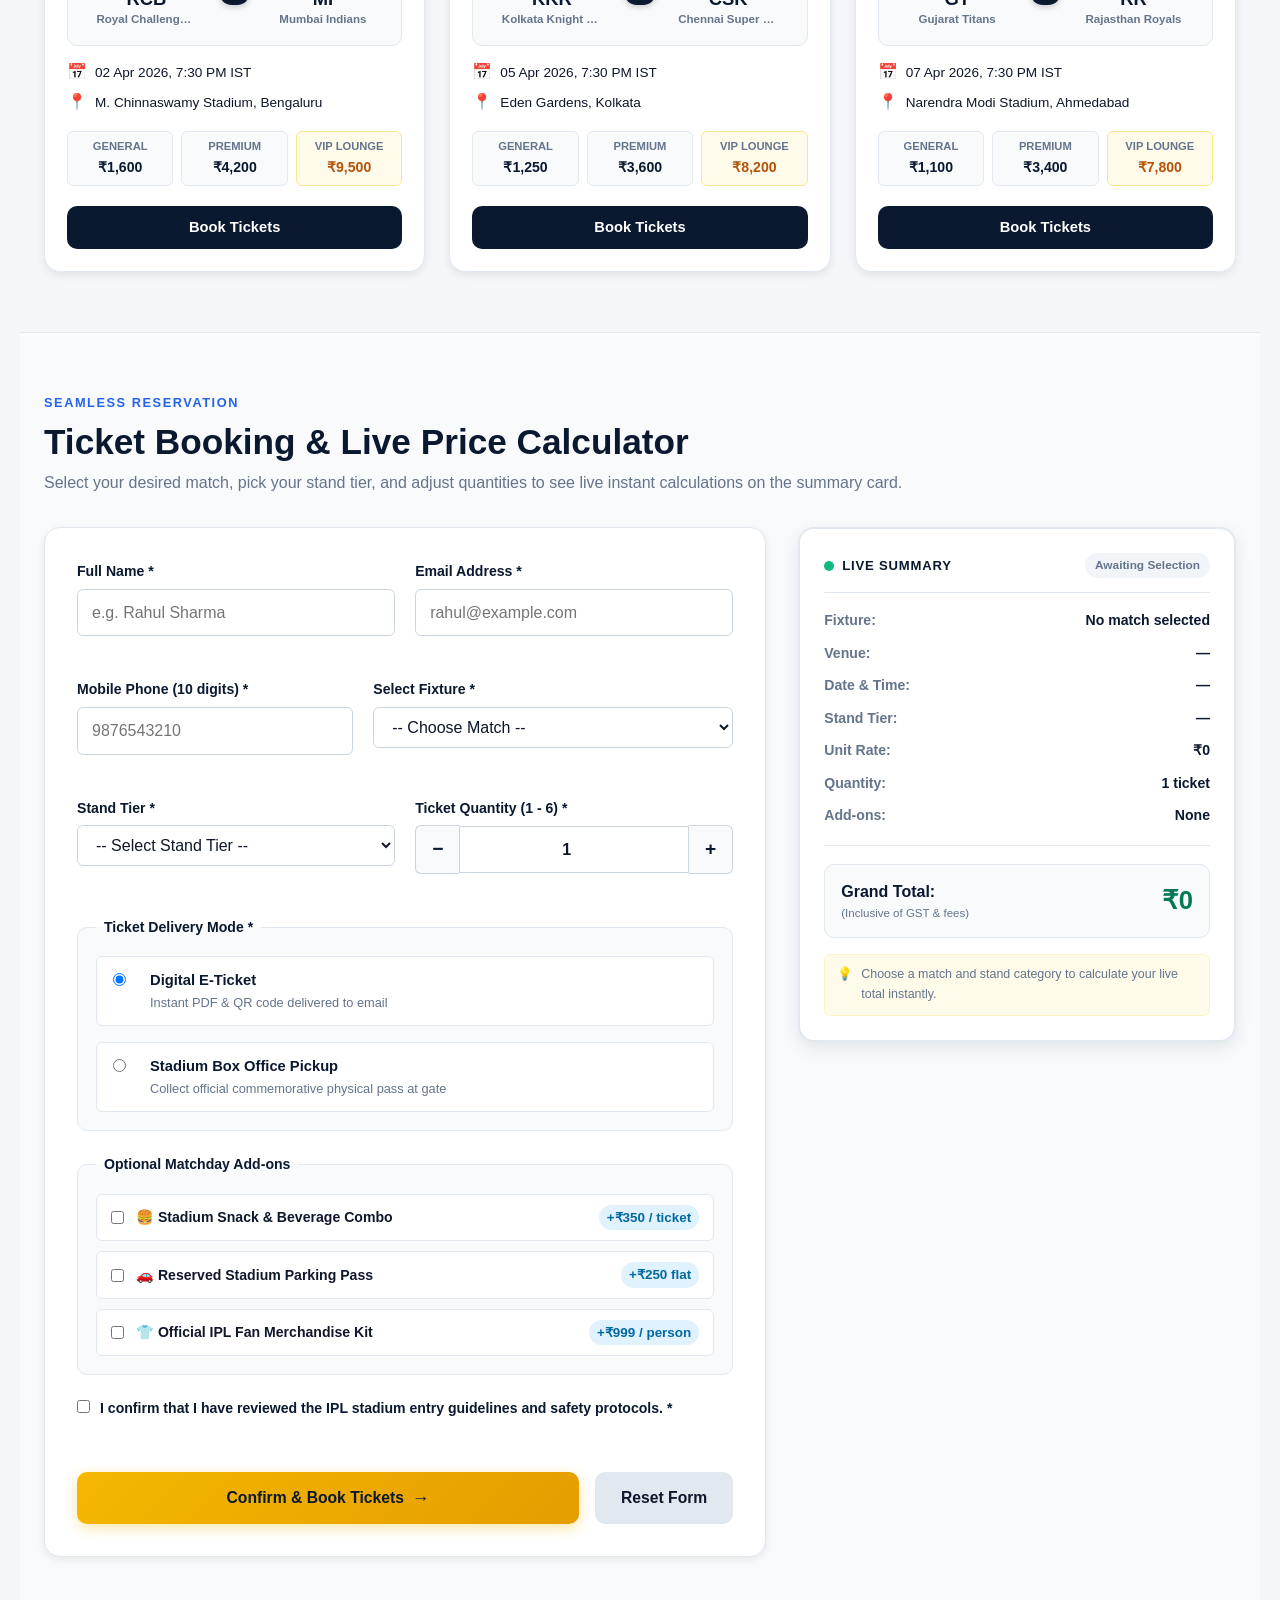
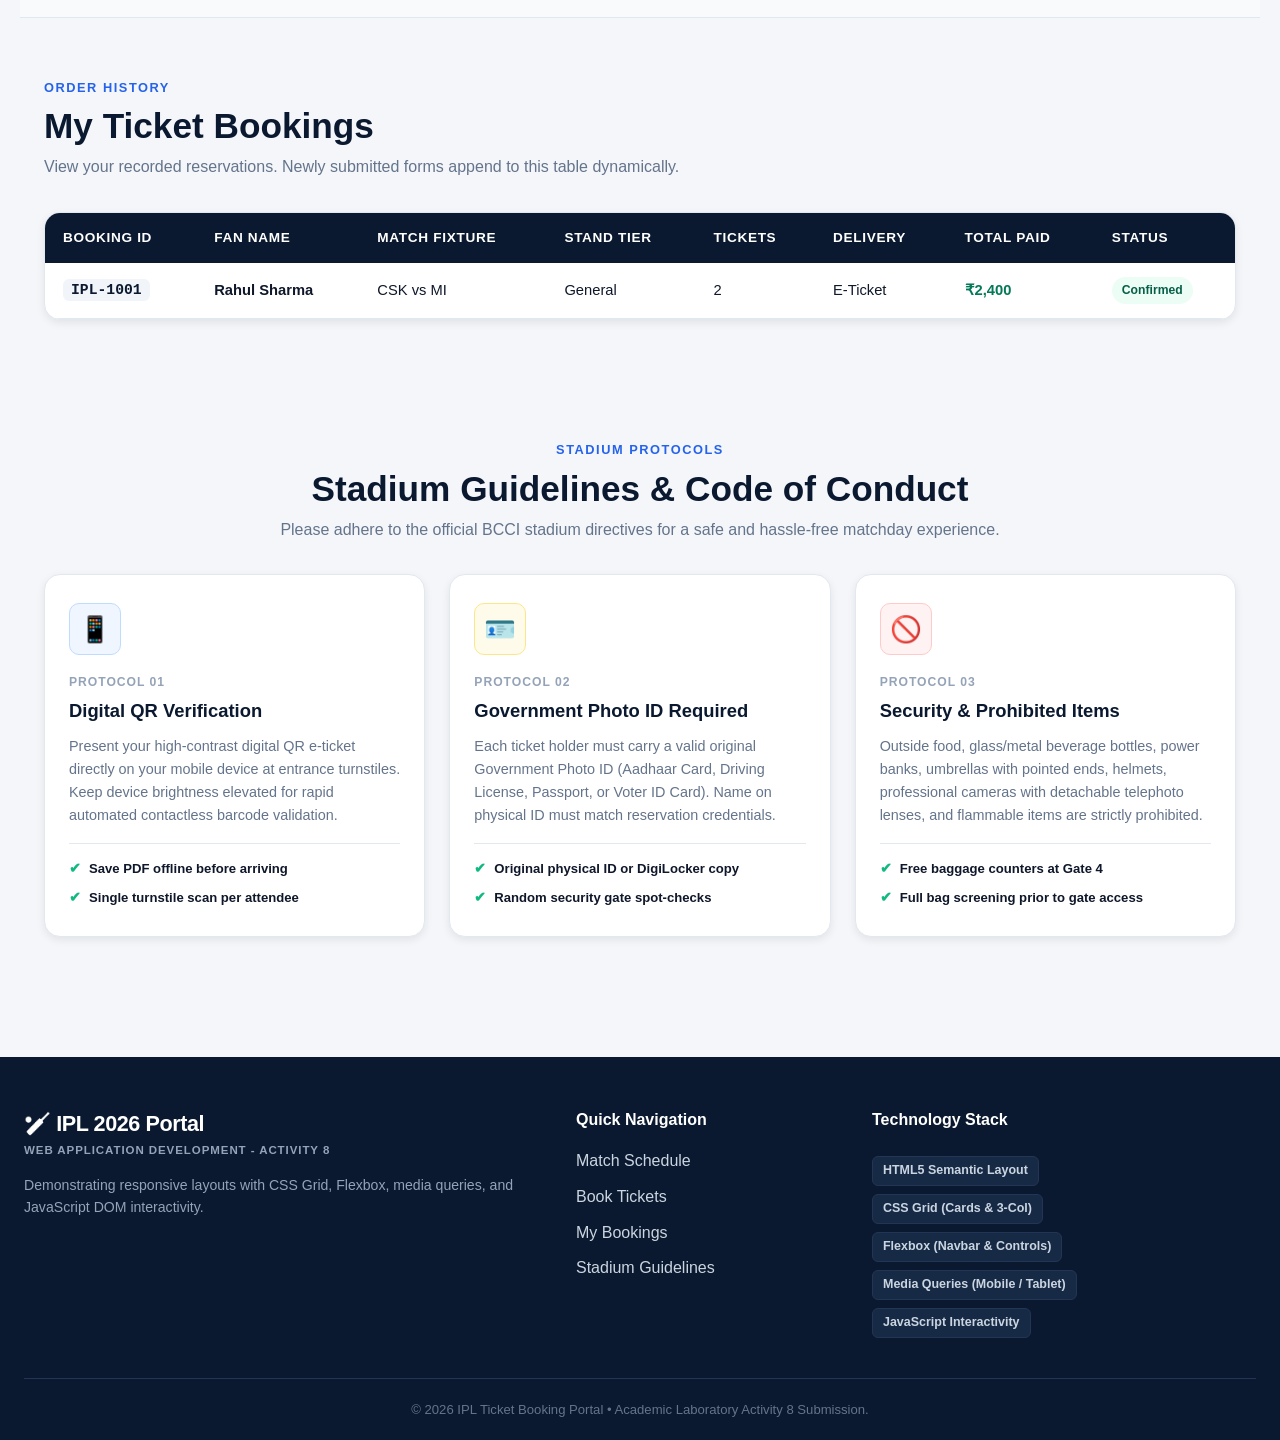
<file: activity 8/index.html>
<!DOCTYPE html>
<html lang="en">
<head>
  <meta charset="UTF-8">
  <meta name="viewport" content="width=device-width, initial-scale=1.0">
  <title>IPL 2026 Ticket Booking - Activity 8: Responsive Layout (CSS Grid &amp; Flexbox)</title>
  <link rel="stylesheet" href="styles.css">
</head>
<body>

  <!-- Toast Notification Container for User Feedback -->
  <div id="toast-container" class="toast-container" aria-live="polite" aria-atomic="true"></div>

  <!-- Header with Flexbox Navigation -->
  <header class="header">
    <nav class="navbar" aria-label="Main Navigation">
      <!-- Flex Item 1: Brand Logo & Title -->
      <a href="#hero" class="nav-brand">
        <span class="brand-icon">🏏</span>
        <div class="brand-text-group">
          <span class="brand-title">IPL 2026</span>
          <span class="brand-subtitle">Ticket Portal</span>
        </div>
      </a>

      <!-- Hamburger Menu Toggle Button (Visible on Mobile/Tablet via Media Query) -->
      <button class="hamburger" id="hamburger-btn" aria-label="Toggle navigation menu" aria-expanded="false" aria-controls="nav-links">
        <span class="hamburger-bar"></span>
        <span class="hamburger-bar"></span>
        <span class="hamburger-bar"></span>
      </button>

      <!-- Flex Item 2: Navigation Links (Collapses into Mobile Drawer on small screens) -->
      <ul class="nav-links" id="nav-links">
        <li><a href="#matches" class="nav-link">Match Schedule</a></li>
        <li><a href="#booking" class="nav-link">Book Tickets</a></li>
        <li><a href="#my-bookings" class="nav-link">My Bookings</a></li>
        <li><a href="#guidelines" class="nav-link">Guidelines</a></li>
        <li><a href="#booking" class="nav-link nav-cta-btn">Book Now</a></li>
      </ul>
    </nav>
  </header>

  <main>

    <!-- Hero / Banner Section -->
    <section class="hero" id="hero">
      <div class="hero-content">
        <span class="hero-badge">⚡ Official IPL 2026 Ticket Reservation</span>
        <h1>Feel The Roar of The Stadium Live!</h1>
        <p class="hero-description">
          Experience world-class cricket action. Responsive real-time seat availability, live price calculation, 
          and dynamic match filtering across all mobile, tablet, and desktop devices.
        </p>
        <div class="hero-actions">
          <a href="#matches" class="btn btn-primary">Explore Matches</a>
          <a href="#booking" class="btn btn-outline">Instant Booking</a>
        </div>
      </div>
      <div class="hero-stats">
        <div class="stat-card">
          <span class="stat-num">10</span>
          <span class="stat-label">Powerhouse Teams</span>
        </div>
        <div class="stat-card">
          <span class="stat-num">74</span>
          <span class="stat-label">Thrilling Matches</span>
        </div>
        <div class="stat-card">
          <span class="stat-num">100%</span>
          <span class="stat-label">Secure &amp; Verified</span>
        </div>
      </div>
    </section>

    <!-- Match Schedule Section: Featuring CSS Grid Cards, Team Filter & Grid/List View Toggle -->
    <section id="matches" class="section">
      <div class="section-title-wrap">
        <div>
          <span class="section-subtitle">FIXTURES &amp; TICKETS</span>
          <h2 class="section-title">Match Schedule &amp; Stand Rates</h2>
          <p class="section-desc">Browse upcoming league matches, filter by your favorite franchise, and switch between card grid and compact list view.</p>
        </div>
      </div>

      <!-- Controls Bar: Team Filter and View Switcher -->
      <div class="schedule-controls">
        <div class="filter-group">
          <label for="team-filter" class="control-label">
            <span class="control-icon">🔍</span> Filter by Team:
          </label>
          <select id="team-filter" class="form-select filter-select">
            <option value="all">All Teams (All Matches)</option>
            <option value="CSK">Chennai Super Kings (CSK)</option>
            <option value="MI">Mumbai Indians (MI)</option>
            <option value="RCB">Royal Challengers Bengaluru (RCB)</option>
            <option value="KKR">Kolkata Knight Riders (KKR)</option>
            <option value="GT">Gujarat Titans (GT)</option>
            <option value="RR">Rajasthan Royals (RR)</option>
          </select>
        </div>

        <!-- Team Quick Pill Filters -->
        <div class="quick-pills" id="quick-pills">
          <button type="button" class="pill-btn active" data-team="all">All</button>
          <button type="button" class="pill-btn" data-team="CSK">CSK</button>
          <button type="button" class="pill-btn" data-team="RCB">RCB</button>
          <button type="button" class="pill-btn" data-team="MI">MI</button>
          <button type="button" class="pill-btn" data-team="KKR">KKR</button>
        </div>

        <!-- Grid vs List View Toggle -->
        <div class="view-toggle-group">
          <span class="view-label">Layout:</span>
          <button type="button" id="grid-view-btn" class="toggle-btn active" title="Switch to Grid View" aria-pressed="true">
            <svg width="18" height="18" viewBox="0 0 24 24" fill="none" stroke="currentColor" stroke-width="2" stroke-linecap="round" stroke-linejoin="round">
              <rect x="3" y="3" width="7" height="7"></rect>
              <rect x="14" y="3" width="7" height="7"></rect>
              <rect x="14" y="14" width="7" height="7"></rect>
              <rect x="3" y="14" width="7" height="7"></rect>
            </svg>
            <span>Grid</span>
          </button>
          <button type="button" id="list-view-btn" class="toggle-btn" title="Switch to List View" aria-pressed="false">
            <svg width="18" height="18" viewBox="0 0 24 24" fill="none" stroke="currentColor" stroke-width="2" stroke-linecap="round" stroke-linejoin="round">
              <line x1="8" y1="6" x2="21" y2="6"></line>
              <line x1="8" y1="12" x2="21" y2="12"></line>
              <line x1="8" y1="18" x2="21" y2="18"></line>
              <line x1="3" y1="6" x2="3.01" y2="6"></line>
              <line x1="3" y1="12" x2="3.01" y2="12"></line>
              <line x1="3" y1="18" x2="3.01" y2="18"></line>
            </svg>
            <span>List</span>
          </button>
        </div>
      </div>

      <!-- Match Counter Indicator -->
      <div class="matches-status-bar">
        <span id="match-counter-text">Showing <strong>6</strong> of <strong>6</strong> scheduled fixtures</span>
        <span class="active-layout-badge" id="layout-badge">View: Grid Layout (CSS Grid)</span>
      </div>

      <!-- CSS Grid Container for Match Schedule Cards -->
      <div id="matches-container" class="matches-grid">
        
        <!-- Match Card 1 -->
        <article class="match-card" data-match-id="1" data-teams="CSK MI">
          <div class="card-top-bar">
            <span class="match-badge">Match 01</span>
            <span class="tournament-tag">IPL 2026 Opening Clashes</span>
          </div>
          <div class="teams-versus-container">
            <div class="team-block team-csk">
              <span class="team-symbol">🦁</span>
              <span class="team-code">CSK</span>
              <span class="team-full">Chennai Super Kings</span>
            </div>
            <div class="vs-badge">VS</div>
            <div class="team-block team-mi">
              <span class="team-symbol">🌪️</span>
              <span class="team-code">MI</span>
              <span class="team-full">Mumbai Indians</span>
            </div>
          </div>
          <div class="match-meta">
            <div class="meta-item">
              <span class="meta-icon">📅</span>
              <span class="meta-text">28 Mar 2026, 7:30 PM IST</span>
            </div>
            <div class="meta-item">
              <span class="meta-icon">📍</span>
              <span class="meta-text">M. A. Chidambaram Stadium, Chennai</span>
            </div>
          </div>
          <div class="card-pricing-grid">
            <div class="price-chip">
              <span class="stand-name">General</span>
              <span class="stand-cost">₹1,200</span>
            </div>
            <div class="price-chip">
              <span class="stand-name">Premium</span>
              <span class="stand-cost">₹3,500</span>
            </div>
            <div class="price-chip highlight-chip">
              <span class="stand-name">VIP Lounge</span>
              <span class="stand-cost">₹8,000</span>
            </div>
          </div>
          <div class="card-action">
            <button type="button" class="btn btn-book book-trigger" data-match-id="1" data-match-title="CSK vs MI">
              Book Tickets
            </button>
          </div>
        </article>

        <!-- Match Card 2 -->
        <article class="match-card" data-match-id="2" data-teams="RCB CSK">
          <div class="card-top-bar">
            <span class="match-badge highlight-badge">Match 02 &bull; Derby</span>
            <span class="tournament-tag">Southern Rivalry</span>
          </div>
          <div class="teams-versus-container">
            <div class="team-block team-rcb">
              <span class="team-symbol">🔥</span>
              <span class="team-code">RCB</span>
              <span class="team-full">Royal Challengers Bengaluru</span>
            </div>
            <div class="vs-badge">VS</div>
            <div class="team-block team-csk">
              <span class="team-symbol">🦁</span>
              <span class="team-code">CSK</span>
              <span class="team-full">Chennai Super Kings</span>
            </div>
          </div>
          <div class="match-meta">
            <div class="meta-item">
              <span class="meta-icon">📅</span>
              <span class="meta-text">29 Mar 2026, 7:30 PM IST</span>
            </div>
            <div class="meta-item">
              <span class="meta-icon">📍</span>
              <span class="meta-text">M. Chinnaswamy Stadium, Bengaluru</span>
            </div>
          </div>
          <div class="card-pricing-grid">
            <div class="price-chip">
              <span class="stand-name">General</span>
              <span class="stand-cost">₹1,500</span>
            </div>
            <div class="price-chip">
              <span class="stand-name">Premium</span>
              <span class="stand-cost">₹4,000</span>
            </div>
            <div class="price-chip highlight-chip">
              <span class="stand-name">VIP Lounge</span>
              <span class="stand-cost">₹9,000</span>
            </div>
          </div>
          <div class="card-action">
            <button type="button" class="btn btn-book book-trigger" data-match-id="2" data-match-title="RCB vs CSK">
              Book Tickets
            </button>
          </div>
        </article>

        <!-- Match Card 3 -->
        <article class="match-card" data-match-id="3" data-teams="MI KKR">
          <div class="card-top-bar">
            <span class="match-badge">Match 03</span>
            <span class="tournament-tag">Champions Clash</span>
          </div>
          <div class="teams-versus-container">
            <div class="team-block team-mi">
              <span class="team-symbol">🌪️</span>
              <span class="team-code">MI</span>
              <span class="team-full">Mumbai Indians</span>
            </div>
            <div class="vs-badge">VS</div>
            <div class="team-block team-kkr">
              <span class="team-symbol">💜</span>
              <span class="team-code">KKR</span>
              <span class="team-full">Kolkata Knight Riders</span>
            </div>
          </div>
          <div class="match-meta">
            <div class="meta-item">
              <span class="meta-icon">📅</span>
              <span class="meta-text">31 Mar 2026, 7:30 PM IST</span>
            </div>
            <div class="meta-item">
              <span class="meta-icon">📍</span>
              <span class="meta-text">Wankhede Stadium, Mumbai</span>
            </div>
          </div>
          <div class="card-pricing-grid">
            <div class="price-chip">
              <span class="stand-name">General</span>
              <span class="stand-cost">₹1,300</span>
            </div>
            <div class="price-chip">
              <span class="stand-name">Premium</span>
              <span class="stand-cost">₹3,800</span>
            </div>
            <div class="price-chip highlight-chip">
              <span class="stand-name">VIP Lounge</span>
              <span class="stand-cost">₹8,500</span>
            </div>
          </div>
          <div class="card-action">
            <button type="button" class="btn btn-book book-trigger" data-match-id="3" data-match-title="MI vs KKR">
              Book Tickets
            </button>
          </div>
        </article>

        <!-- Match Card 4 -->
        <article class="match-card" data-match-id="4" data-teams="RCB MI">
          <div class="card-top-bar">
            <span class="match-badge highlight-badge">Match 04 &bull; High Heat</span>
            <span class="tournament-tag">Mega Rivalry</span>
          </div>
          <div class="teams-versus-container">
            <div class="team-block team-rcb">
              <span class="team-symbol">🔥</span>
              <span class="team-code">RCB</span>
              <span class="team-full">Royal Challengers Bengaluru</span>
            </div>
            <div class="vs-badge">VS</div>
            <div class="team-block team-mi">
              <span class="team-symbol">🌪️</span>
              <span class="team-code">MI</span>
              <span class="team-full">Mumbai Indians</span>
            </div>
          </div>
          <div class="match-meta">
            <div class="meta-item">
              <span class="meta-icon">📅</span>
              <span class="meta-text">02 Apr 2026, 7:30 PM IST</span>
            </div>
            <div class="meta-item">
              <span class="meta-icon">📍</span>
              <span class="meta-text">M. Chinnaswamy Stadium, Bengaluru</span>
            </div>
          </div>
          <div class="card-pricing-grid">
            <div class="price-chip">
              <span class="stand-name">General</span>
              <span class="stand-cost">₹1,600</span>
            </div>
            <div class="price-chip">
              <span class="stand-name">Premium</span>
              <span class="stand-cost">₹4,200</span>
            </div>
            <div class="price-chip highlight-chip">
              <span class="stand-name">VIP Lounge</span>
              <span class="stand-cost">₹9,500</span>
            </div>
          </div>
          <div class="card-action">
            <button type="button" class="btn btn-book book-trigger" data-match-id="4" data-match-title="RCB vs MI">
              Book Tickets
            </button>
          </div>
        </article>

        <!-- Match Card 5 -->
        <article class="match-card" data-match-id="5" data-teams="KKR CSK">
          <div class="card-top-bar">
            <span class="match-badge">Match 05</span>
            <span class="tournament-tag">Eastern Showdown</span>
          </div>
          <div class="teams-versus-container">
            <div class="team-block team-kkr">
              <span class="team-symbol">💜</span>
              <span class="team-code">KKR</span>
              <span class="team-full">Kolkata Knight Riders</span>
            </div>
            <div class="vs-badge">VS</div>
            <div class="team-block team-csk">
              <span class="team-symbol">🦁</span>
              <span class="team-code">CSK</span>
              <span class="team-full">Chennai Super Kings</span>
            </div>
          </div>
          <div class="match-meta">
            <div class="meta-item">
              <span class="meta-icon">📅</span>
              <span class="meta-text">05 Apr 2026, 7:30 PM IST</span>
            </div>
            <div class="meta-item">
              <span class="meta-icon">📍</span>
              <span class="meta-text">Eden Gardens, Kolkata</span>
            </div>
          </div>
          <div class="card-pricing-grid">
            <div class="price-chip">
              <span class="stand-name">General</span>
              <span class="stand-cost">₹1,250</span>
            </div>
            <div class="price-chip">
              <span class="stand-name">Premium</span>
              <span class="stand-cost">₹3,600</span>
            </div>
            <div class="price-chip highlight-chip">
              <span class="stand-name">VIP Lounge</span>
              <span class="stand-cost">₹8,200</span>
            </div>
          </div>
          <div class="card-action">
            <button type="button" class="btn btn-book book-trigger" data-match-id="5" data-match-title="KKR vs CSK">
              Book Tickets
            </button>
          </div>
        </article>

        <!-- Match Card 6 -->
        <article class="match-card" data-match-id="6" data-teams="GT RR">
          <div class="card-top-bar">
            <span class="match-badge">Match 06</span>
            <span class="tournament-tag">Western Showdown</span>
          </div>
          <div class="teams-versus-container">
            <div class="team-block team-gt">
              <span class="team-symbol">⚡</span>
              <span class="team-code">GT</span>
              <span class="team-full">Gujarat Titans</span>
            </div>
            <div class="vs-badge">VS</div>
            <div class="team-block team-rr">
              <span class="team-symbol">👑</span>
              <span class="team-code">RR</span>
              <span class="team-full">Rajasthan Royals</span>
            </div>
          </div>
          <div class="match-meta">
            <div class="meta-item">
              <span class="meta-icon">📅</span>
              <span class="meta-text">07 Apr 2026, 7:30 PM IST</span>
            </div>
            <div class="meta-item">
              <span class="meta-icon">📍</span>
              <span class="meta-text">Narendra Modi Stadium, Ahmedabad</span>
            </div>
          </div>
          <div class="card-pricing-grid">
            <div class="price-chip">
              <span class="stand-name">General</span>
              <span class="stand-cost">₹1,100</span>
            </div>
            <div class="price-chip">
              <span class="stand-name">Premium</span>
              <span class="stand-cost">₹3,400</span>
            </div>
            <div class="price-chip highlight-chip">
              <span class="stand-name">VIP Lounge</span>
              <span class="stand-cost">₹7,800</span>
            </div>
          </div>
          <div class="card-action">
            <button type="button" class="btn btn-book book-trigger" data-match-id="6" data-match-title="GT vs RR">
              Book Tickets
            </button>
          </div>
        </article>

      </div>
      
      <!-- Empty state for zero filter matches -->
      <div id="no-matches-msg" class="no-matches-box" style="display: none;">
        <span class="empty-icon">🏏</span>
        <h3>No matches found</h3>
        <p>No fixtures found matching the selected team. Try choosing "All Teams".</p>
        <button type="button" class="btn btn-secondary" id="reset-filter-btn">Reset Filter</button>
      </div>
    </section>

    <!-- Ticket Booking Form & Live Interaction Section (2-Column CSS Grid on Desktop, 1-Col on Mobile) -->
    <section id="booking" class="section booking-section">
      <div class="section-title-wrap">
        <div>
          <span class="section-subtitle">SEAMLESS RESERVATION</span>
          <h2 class="section-title">Ticket Booking &amp; Live Price Calculator</h2>
          <p class="section-desc">Select your desired match, pick your stand tier, and adjust quantities to see live instant calculations on the summary card.</p>
        </div>
      </div>

      <div class="booking-layout-grid">
        <!-- Booking Form Container -->
        <div class="booking-form-wrapper">
          <form id="booking-form" novalidate>
            
            <div class="form-row">
              <div class="form-group">
                <label for="name">Full Name *</label>
                <input type="text" id="name" name="name" required minlength="3" maxlength="40"
                       placeholder="e.g. Rahul Sharma" autocomplete="name">
                <span class="field-error" id="name-error"></span>
              </div>

              <div class="form-group">
                <label for="email">Email Address *</label>
                <input type="email" id="email" name="email" required 
                       placeholder="rahul@example.com" autocomplete="email">
                <span class="field-error" id="email-error"></span>
              </div>
            </div>

            <div class="form-row">
              <div class="form-group">
                <label for="phone">Mobile Phone (10 digits) *</label>
                <input type="tel" id="phone" name="phone" required minlength="10" maxlength="10"
                       pattern="[6-9][0-9]{9}" placeholder="9876543210" autocomplete="tel">
                <span class="field-error" id="phone-error"></span>
              </div>

              <div class="form-group">
                <label for="match">Select Fixture *</label>
                <select id="match" name="match" required>
                  <option value="">-- Choose Match --</option>
                  <option value="1">Match 1: CSK vs MI (Chennai - 28 Mar)</option>
                  <option value="2">Match 2: RCB vs CSK (Bengaluru - 29 Mar)</option>
                  <option value="3">Match 3: MI vs KKR (Mumbai - 31 Mar)</option>
                  <option value="4">Match 4: RCB vs MI (Bengaluru - 02 Apr)</option>
                  <option value="5">Match 5: KKR vs CSK (Kolkata - 05 Apr)</option>
                  <option value="6">Match 6: GT vs RR (Ahmedabad - 07 Apr)</option>
                </select>
                <span class="field-error" id="match-error"></span>
              </div>
            </div>

            <div class="form-row">
              <div class="form-group">
                <label for="stand">Stand Tier *</label>
                <select id="stand" name="stand" required>
                  <option value="">-- Select Stand Tier --</option>
                  <option value="General">General Stand</option>
                  <option value="Premium">Premium Stand</option>
                  <option value="VIP">VIP Lounge</option>
                </select>
                <span class="field-error" id="stand-error"></span>
              </div>

              <div class="form-group">
                <label for="tickets">Ticket Quantity (1 - 6) *</label>
                <div class="quantity-control-wrap">
                  <button type="button" class="qty-btn" id="qty-minus" aria-label="Decrease quantity">&minus;</button>
                  <input type="number" id="tickets" name="tickets" required min="1" max="6" value="1">
                  <button type="button" class="qty-btn" id="qty-plus" aria-label="Increase quantity">&#43;</button>
                </div>
                <span class="field-error" id="tickets-error"></span>
              </div>
            </div>

            <!-- Delivery Options -->
            <fieldset class="form-fieldset">
              <legend>Ticket Delivery Mode *</legend>
              <div class="radio-flex-group">
                <label class="radio-label">
                  <input type="radio" name="delivery" value="E-Ticket" checked>
                  <span class="radio-custom"></span>
                  <span class="radio-text">
                    <strong>Digital E-Ticket</strong>
                    <small>Instant PDF &amp; QR code delivered to email</small>
                  </span>
                </label>
                <label class="radio-label">
                  <input type="radio" name="delivery" value="Stadium Pickup">
                  <span class="radio-custom"></span>
                  <span class="radio-text">
                    <strong>Stadium Box Office Pickup</strong>
                    <small>Collect official commemorative physical pass at gate</small>
                  </span>
                </label>
              </div>
            </fieldset>

            <!-- Extras / Add-ons -->
            <fieldset class="form-fieldset">
              <legend>Optional Matchday Add-ons</legend>
              <div class="addon-grid">
                <label class="checkbox-addon-card">
                  <input type="checkbox" name="extras" value="Food Combo" data-price="350">
                  <div class="addon-info">
                    <span class="addon-title">🍔 Stadium Snack &amp; Beverage Combo</span>
                    <span class="addon-price">+₹350 / ticket</span>
                  </div>
                </label>
                <label class="checkbox-addon-card">
                  <input type="checkbox" name="extras" value="Parking Pass" data-price="250">
                  <div class="addon-info">
                    <span class="addon-title">🚗 Reserved Stadium Parking Pass</span>
                    <span class="addon-price">+₹250 flat</span>
                  </div>
                </label>
                <label class="checkbox-addon-card">
                  <input type="checkbox" name="extras" value="Official Jersey" data-price="999">
                  <div class="addon-info">
                    <span class="addon-title">👕 Official IPL Fan Merchandise Kit</span>
                    <span class="addon-price">+₹999 / person</span>
                  </div>
                </label>
              </div>
            </fieldset>

            <!-- Guidelines Agreement -->
            <div class="form-group checkbox-simple">
              <label class="terms-label">
                <input type="checkbox" id="agree" name="agree" required>
                <span>I confirm that I have reviewed the IPL stadium entry guidelines and safety protocols. *</span>
              </label>
              <span class="field-error" id="agree-error"></span>
            </div>

            <!-- Submit & Reset Buttons -->
            <div class="form-action-row">
              <button type="submit" id="submit-btn" class="btn btn-primary btn-submit">
                <span>Confirm &amp; Book Tickets</span>
                <span class="btn-arrow">&rarr;</span>
              </button>
              <button type="reset" id="reset-btn" class="btn btn-secondary">
                Reset Form
              </button>
            </div>
          </form>
        </div>

        <!-- Live Calculation Summary Card (Sticky Flex/Grid child) -->
        <aside class="booking-summary-wrapper" id="summary-section">
          <div class="summary-card" id="booking-summary-card">
            <div class="summary-top">
              <div class="summary-title-badge">
                <span class="live-pulse"></span>
                <span>LIVE SUMMARY</span>
              </div>
              <span class="summary-state-pill" id="summary-state-pill">Awaiting Selection</span>
            </div>

            <div class="summary-details">
              <div class="summary-item">
                <span class="summary-label">Fixture:</span>
                <span class="summary-val" id="summary-match">No match selected</span>
              </div>
              <div class="summary-item">
                <span class="summary-label">Venue:</span>
                <span class="summary-val" id="summary-venue">—</span>
              </div>
              <div class="summary-item">
                <span class="summary-label">Date &amp; Time:</span>
                <span class="summary-val" id="summary-datetime">—</span>
              </div>
              <div class="summary-item">
                <span class="summary-label">Stand Tier:</span>
                <span class="summary-val" id="summary-stand">—</span>
              </div>
              <div class="summary-item">
                <span class="summary-label">Unit Rate:</span>
                <span class="summary-val" id="summary-unit-price">₹0</span>
              </div>
              <div class="summary-item">
                <span class="summary-label">Quantity:</span>
                <span class="summary-val" id="summary-quantity">1 ticket</span>
              </div>
              <div class="summary-item">
                <span class="summary-label">Add-ons:</span>
                <span class="summary-val" id="summary-addons">None</span>
              </div>

              <div class="summary-divider"></div>

              <div class="summary-total-container">
                <div class="total-label-box">
                  <span class="total-label">Grand Total:</span>
                  <span class="tax-note">(Inclusive of GST &amp; fees)</span>
                </div>
                <div class="total-amount" id="summary-total-price">₹0</div>
              </div>
            </div>

            <div class="summary-tip">
              <span class="tip-icon">💡</span>
              <span id="summary-tip-text">Choose a match and stand category to calculate your live total instantly.</span>
            </div>
          </div>
        </aside>

      </div>
    </section>

    <!-- My Ticket Bookings Section -->
    <section id="my-bookings" class="section">
      <div class="section-title-wrap">
        <div>
          <span class="section-subtitle">ORDER HISTORY</span>
          <h2 class="section-title">My Ticket Bookings</h2>
          <p class="section-desc">View your recorded reservations. Newly submitted forms append to this table dynamically.</p>
        </div>
      </div>

      <div class="table-responsive-wrapper">
        <table class="data-table" id="bookings-table">
          <thead>
            <tr>
              <th>Booking ID</th>
              <th>Fan Name</th>
              <th>Match Fixture</th>
              <th>Stand Tier</th>
              <th>Tickets</th>
              <th>Delivery</th>
              <th>Total Paid</th>
              <th>Status</th>
            </tr>
          </thead>
          <tbody id="bookings-body">
            <tr>
              <td><span class="id-tag">IPL-1001</span></td>
              <td><strong>Rahul Sharma</strong></td>
              <td>CSK vs MI</td>
              <td>General</td>
              <td>2</td>
              <td>E-Ticket</td>
              <td><span class="price-val">₹2,400</span></td>
              <td><span class="badge badge-success">Confirmed</span></td>
            </tr>
          </tbody>
        </table>
      </div>
    </section>

    <!-- Guidelines Section: Displayed as 3-Column CSS Grid Section -->
    <section id="guidelines" class="section guidelines-section">
      <div class="section-title-wrap center-header">
        <span class="section-subtitle">STADIUM PROTOCOLS</span>
        <h2 class="section-title">Stadium Guidelines &amp; Code of Conduct</h2>
        <p class="section-desc">Please adhere to the official BCCI stadium directives for a safe and hassle-free matchday experience.</p>
      </div>

      <!-- 3-Column CSS Grid (Reflows to 1-column on mobile & tablet) -->
      <div class="guidelines-grid">
        
        <!-- Guideline Card 1 -->
        <article class="guideline-card">
          <div class="guideline-icon-wrapper icon-blue">
            <span class="guideline-icon">📱</span>
          </div>
          <span class="guideline-step">Protocol 01</span>
          <h3 class="guideline-title">Digital QR Verification</h3>
          <p class="guideline-text">
            Present your high-contrast digital QR e-ticket directly on your mobile device at entrance turnstiles.
            Keep device brightness elevated for rapid automated contactless barcode validation.
          </p>
          <ul class="guideline-checklist">
            <li>Save PDF offline before arriving</li>
            <li>Single turnstile scan per attendee</li>
          </ul>
        </article>

        <!-- Guideline Card 2 -->
        <article class="guideline-card">
          <div class="guideline-icon-wrapper icon-gold">
            <span class="guideline-icon">🪪</span>
          </div>
          <span class="guideline-step">Protocol 02</span>
          <h3 class="guideline-title">Government Photo ID Required</h3>
          <p class="guideline-text">
            Each ticket holder must carry a valid original Government Photo ID (Aadhaar Card, Driving License, 
            Passport, or Voter ID Card). Name on physical ID must match reservation credentials.
          </p>
          <ul class="guideline-checklist">
            <li>Original physical ID or DigiLocker copy</li>
            <li>Random security gate spot-checks</li>
          </ul>
        </article>

        <!-- Guideline Card 3 -->
        <article class="guideline-card">
          <div class="guideline-icon-wrapper icon-red">
            <span class="guideline-icon">🚫</span>
          </div>
          <span class="guideline-step">Protocol 03</span>
          <h3 class="guideline-title">Security &amp; Prohibited Items</h3>
          <p class="guideline-text">
            Outside food, glass/metal beverage bottles, power banks, umbrellas with pointed ends, helmets, 
            professional cameras with detachable telephoto lenses, and flammable items are strictly prohibited.
          </p>
          <ul class="guideline-checklist">
            <li>Free baggage counters at Gate 4</li>
            <li>Full bag screening prior to gate access</li>
          </ul>
        </article>

      </div>
    </section>

  </main>

  <!-- Footer -->
  <footer class="footer">
    <div class="footer-container">
      <div class="footer-brand">
        <div class="brand-text-group">
          <span class="brand-title">🏏 IPL 2026 Portal</span>
          <span class="brand-subtitle">Web Application Development - Activity 8</span>
        </div>
        <p class="footer-copy">
          Demonstrating responsive layouts with CSS Grid, Flexbox, media queries, and JavaScript DOM interactivity.
        </p>
      </div>
      <div class="footer-links">
        <h4>Quick Navigation</h4>
        <ul>
          <li><a href="#matches">Match Schedule</a></li>
          <li><a href="#booking">Book Tickets</a></li>
          <li><a href="#my-bookings">My Bookings</a></li>
          <li><a href="#guidelines">Stadium Guidelines</a></li>
        </ul>
      </div>
      <div class="footer-meta">
        <h4>Technology Stack</h4>
        <span class="tech-tag">HTML5 Semantic Layout</span>
        <span class="tech-tag">CSS Grid (Cards &amp; 3-Col)</span>
        <span class="tech-tag">Flexbox (Navbar &amp; Controls)</span>
        <span class="tech-tag">Media Queries (Mobile / Tablet)</span>
        <span class="tech-tag">JavaScript Interactivity</span>
      </div>
    </div>
    <div class="footer-bottom">
      <p>&copy; 2026 IPL Ticket Booking Portal &bull; Academic Laboratory Activity 8 Submission.</p>
    </div>
  </footer>

  <!-- Activity 8 JavaScript -->
  <script src="app.js"></script>
</body>
</html>
</file>
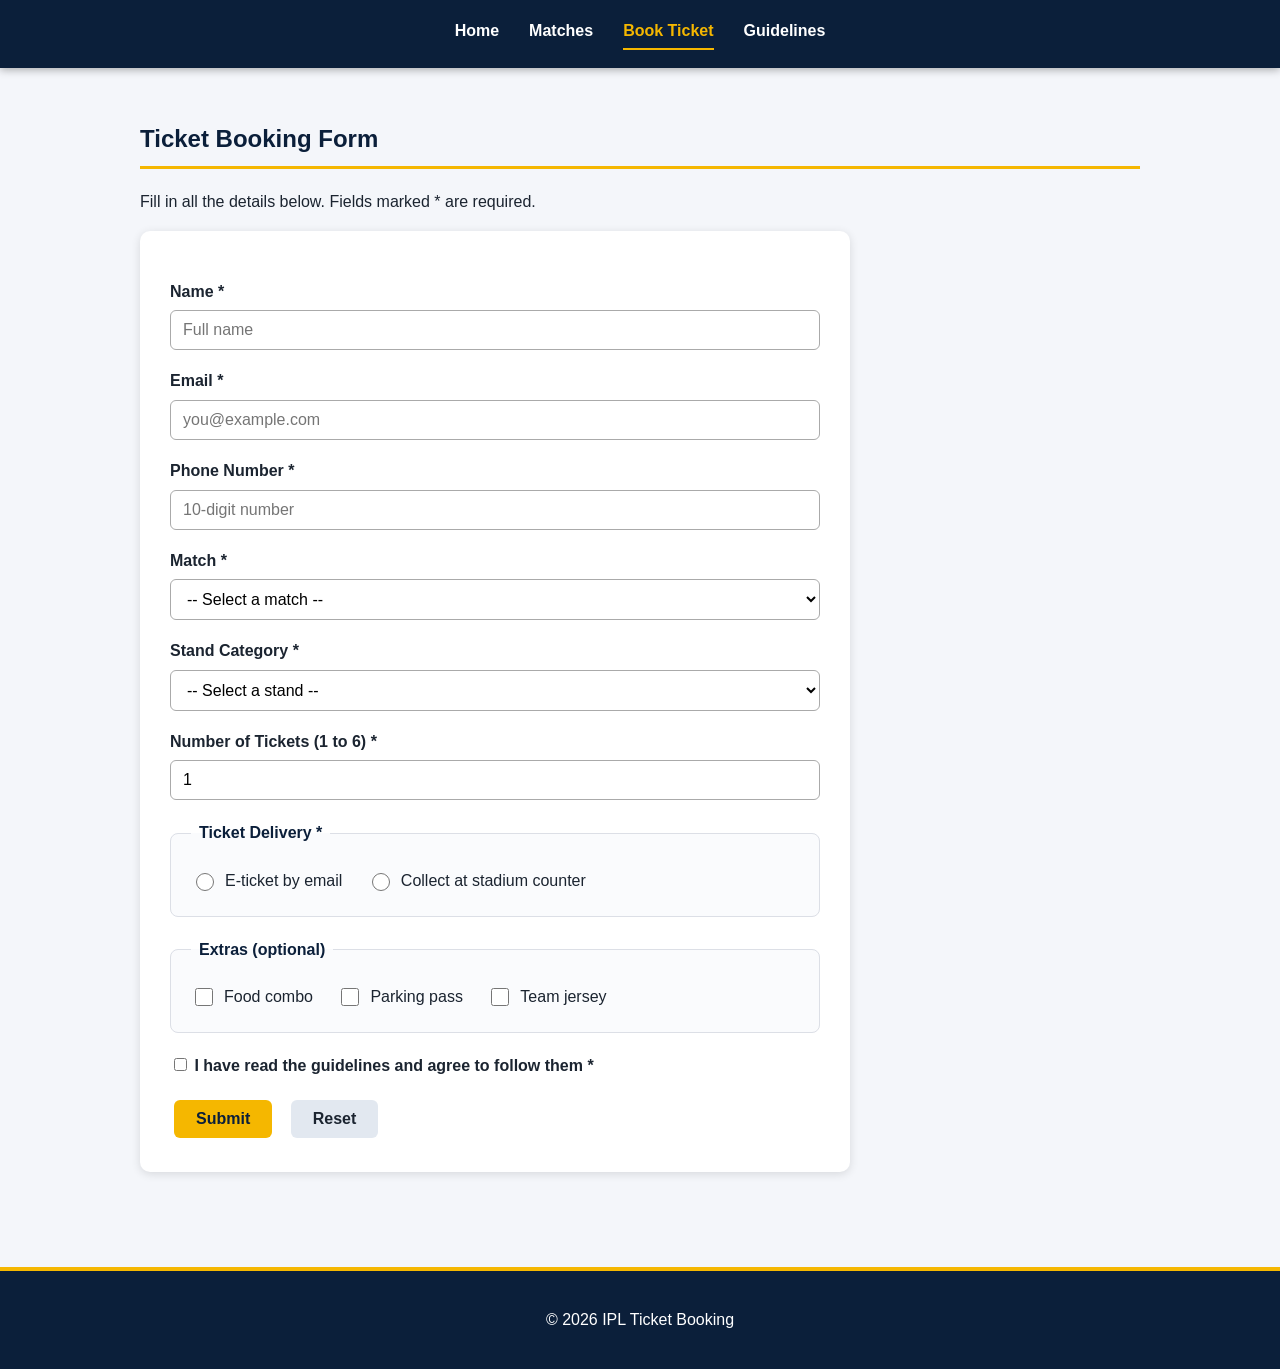
<file: activity 3/booking.html>
<!DOCTYPE html>
<html lang="en">
<head>
  <meta charset="UTF-8">
  <meta name="viewport" content="width=device-width, initial-scale=1">
  <title>Book Tickets - IPL 2026</title>
  <link rel="stylesheet" href="styles.css">
</head>
<body>

  <!-- Navigation bar (links back to index.html) -->
  <header>
    <nav>
      <a href="index.html">Home</a>
      <a href="index.html#matches">Matches</a>
      <a href="booking.html" class="active">Book Ticket</a>
      <a href="index.html#guidelines">Guidelines</a>
    </nav>
  </header>

  <main>
    <section>
      <h2>Ticket Booking Form</h2>
      <p>Fill in all the details below. Fields marked * are required.</p>

      <form action="#" method="post">

        <!-- Name: text, required, 3 to 40 letters -->
        <p>
          <label for="name">Name *</label>
          <input type="text" id="name" name="name"
                 required minlength="3" maxlength="40"
                 pattern="[A-Za-z ]+" title="Use letters and spaces only"
                 placeholder="Full name">
        </p>

        <!-- Email: the browser checks the email format -->
        <p>
          <label for="email">Email *</label>
          <input type="email" id="email" name="email"
                 required placeholder="you@example.com">
        </p>

        <!-- Phone: exactly 10 digits, starting with 6 to 9 -->
        <p>
          <label for="phone">Phone Number *</label>
          <input type="tel" id="phone" name="phone"
                 required minlength="10" maxlength="10"
                 pattern="[6-9][0-9]{9}"
                 title="Enter a 10-digit mobile number starting with 6, 7, 8 or 9"
                 placeholder="10-digit number">
        </p>

        <!-- Match: dropdown. The empty first option makes "required" work -->
        <p>
          <label for="match">Match *</label>
          <select id="match" name="match" required>
            <option value="">-- Select a match --</option>
            <option value="1">1: CSK vs MI, Chennai</option>
            <option value="2">2: RCB vs CSK, Bengaluru</option>
          </select>
        </p>

        <!-- Stand category: dropdown -->
        <p>
          <label for="stand">Stand Category *</label>
          <select id="stand" name="stand" required>
            <option value="">-- Select a stand --</option>
            <option value="general">General</option>
            <option value="premium">Premium</option>
            <option value="vip">VIP</option>
          </select>
        </p>

        <!-- Number of tickets: between 1 and 6 -->
        <p>
          <label for="tickets">Number of Tickets (1 to 6) *</label>
          <input type="number" id="tickets" name="tickets"
                 required min="1" max="6" value="1">
        </p>

        <!-- Radio buttons: choose ONE option (same name = one group) -->
        <fieldset>
          <legend>Ticket Delivery *</legend>
          <label><input type="radio" name="delivery" value="email" required> E-ticket by email</label>
          <label><input type="radio" name="delivery" value="counter"> Collect at stadium counter</label>
        </fieldset>

        <!-- Checkboxes: choose any number of options -->
        <fieldset>
          <legend>Extras (optional)</legend>
          <label><input type="checkbox" name="extras" value="food"> Food combo</label>
          <label><input type="checkbox" name="extras" value="parking"> Parking pass</label>
          <label><input type="checkbox" name="extras" value="jersey"> Team jersey</label>
        </fieldset>

        <!-- Must be ticked before the form can be submitted -->
        <p>
          <label>
            <input type="checkbox" name="agree" required>
            I have read the guidelines and agree to follow them *
          </label>
        </p>

        <button type="submit">Submit</button>
        <button type="reset">Reset</button>
      </form>
    </section>
  </main>

  <footer>
    <p>&copy; 2026 IPL Ticket Booking</p>
  </footer>

</body>
</html>
</file>
<file: activity 3/styles.css>
:root {
  --primary: #0b1f3a;
  --accent: #f5b700;
  --background: #f4f6fa;
  --text: #1b2430;
  --white: #ffffff;
}

body {
  margin: 0;
  padding-top: 60px;
  font-family: Arial, sans-serif;
  background-color: var(--background);
  color: var(--text);
  line-height: 1.6;
}

section {
  padding: 40px 20px;
  max-width: 1000px;
  margin: 0 auto;
  scroll-margin-top: 70px;
}

h2 {
  color: var(--primary);
  border-bottom: 3px solid var(--accent);
  padding-bottom: 8px;
}

header {
  position: fixed;
  top: 0;
  left: 0;
  width: 100%;
  background-color: var(--primary);
  box-shadow: 0 2px 8px rgba(0, 0, 0, 0.3);
  z-index: 100;
}

nav {
  display: flex;
  justify-content: center;
  gap: 30px;
  padding: 18px 10px;
}

nav a {
  color: var(--white);
  text-decoration: none;
  font-weight: bold;
  padding-bottom: 4px;
}

nav a:hover,
nav a.active {
  color: var(--accent);
  border-bottom: 2px solid var(--accent);
}

.hero {
  max-width: none;
  text-align: center;
  padding: 100px 20px;
  color: var(--white);
  background: linear-gradient(135deg, var(--primary), #1f5fa8);
}

.hero h1 {
  font-size: 2.8rem;
  margin-bottom: 30px;
}

.hero a {
  text-decoration: none;
}

button {
  background-color: var(--accent);
  color: var(--primary);
  border: none;
  padding: 10px 22px;
  margin: 4px;
  font-size: 1rem;
  font-weight: bold;
  border-radius: 6px;
  cursor: pointer;
  transition: transform 0.15s ease, background-color 0.15s ease;
}

button:hover {
  background-color: var(--primary);
  color: var(--accent);
  box-shadow: 0 0 0 2px var(--accent);
}

button[type="reset"] {
  background-color: #e2e8f0;
  color: var(--text);
  margin-left: 10px;
}

button[type="reset"]:hover {
  background-color: #cbd5e1;
  color: var(--text);
  box-shadow: none;
}

table {
  width: 100%;
  margin-top: 20px;
  border-collapse: collapse;
  background-color: var(--white);
  border-radius: 8px;
  overflow: hidden;
  box-shadow: 0 2px 8px rgba(0, 0, 0, 0.15);
}

th {
  background-color: var(--primary);
  color: var(--white);
}

th, td {
  padding: 12px;
  text-align: left;
  border-bottom: 1px solid #ddd;
}

tr:hover td {
  background-color: #fff6d6;
}

/* Form Styles for Ticket Booking */
form {
  background-color: var(--white);
  padding: 30px;
  margin-bottom: 25px;
  border-radius: 10px;
  box-shadow: 0 2px 10px rgba(0, 0, 0, 0.12);
  max-width: 650px;
}

form p {
  margin: 18px 0;
}

label {
  font-weight: bold;
  margin-right: 8px;
}

input[type="text"],
input[type="email"],
input[type="tel"],
input[type="number"],
select {
  display: block;
  width: 100%;
  padding: 10px 12px;
  margin-top: 6px;
  border: 1px solid #aaa;
  border-radius: 6px;
  box-sizing: border-box;
  font-size: 1rem;
  background-color: #fff;
  transition: border-color 0.2s, box-shadow 0.2s;
}

input:focus,
select:focus {
  outline: none;
  border-color: var(--accent);
  box-shadow: 0 0 0 3px rgba(245, 183, 0, 0.35);
}

fieldset {
  border: 1px solid #dcdfe6;
  border-radius: 8px;
  padding: 16px 20px;
  margin: 20px 0;
  background-color: #fafbfd;
}

legend {
  font-weight: bold;
  color: var(--primary);
  padding: 0 8px;
}

fieldset label {
  display: inline-flex;
  align-items: center;
  gap: 8px;
  margin-right: 20px;
  margin-top: 6px;
  margin-bottom: 6px;
  font-weight: normal;
  cursor: pointer;
}

fieldset input[type="radio"],
fieldset input[type="checkbox"] {
  width: 18px;
  height: 18px;
  cursor: pointer;
  accent-color: var(--primary);
}

.booking-cta {
  background-color: #eef3f9;
  border-left: 6px solid var(--accent);
  border-radius: 8px;
  padding: 25px 30px;
  margin-top: 30px;
}

.card {
  background-color: var(--white);
  padding: 20px;
  margin-bottom: 20px;
  border-left: 6px solid var(--accent);
  border-radius: 10px;
  box-shadow: 0 2px 8px rgba(0, 0, 0, 0.15);
}

.card h3 {
  margin-top: 0;
  color: var(--primary);
}

footer {
  background-color: var(--primary);
  color: var(--white);
  text-align: center;
  padding: 20px;
  margin-top: 30px;
  border-top: 4px solid var(--accent);
}

@media (max-width: 600px) {
  nav { gap: 12px; font-size: 0.85rem; flex-wrap: wrap; }
  .hero h1 { font-size: 1.8rem; }
  table { display: block; overflow-x: auto; }
  fieldset label { display: flex; margin-bottom: 10px; }
}
</file>
<file: activity 5/styles.css>
/* ==========================================================================
   IPL 2026 Ticket Booking - Activity 5 Stylesheet
   Focus: Responsive Layout, UI Polish, Smooth Scrolling & Toast Notifications
   ========================================================================== */

:root {
  --primary: #0b1f3a;
  --primary-light: #183661;
  --accent: #f5b700;
  --accent-hover: #dba300;
  --background: #f4f6fa;
  --surface: #ffffff;
  --text: #1b2430;
  --text-muted: #5a6a80;
  --border: #dcdfe6;
  --success: #10b981;
  --info: #2563eb;
  --warning: #f59e0b;
  --danger: #ef4444;
  --shadow-sm: 0 2px 6px rgba(0, 0, 0, 0.08);
  --shadow-md: 0 4px 14px rgba(0, 0, 0, 0.12);
  --shadow-lg: 0 10px 30px rgba(0, 0, 0, 0.15);
  --radius-sm: 6px;
  --radius-md: 10px;
  --radius-lg: 14px;
}

/* Enable native smooth scroll as default behavior */
html {
  scroll-behavior: smooth;
}

* {
  box-sizing: border-box;
}

body {
  margin: 0;
  padding-top: 65px;
  font-family: -apple-system, BlinkMacSystemFont, "Segoe UI", Roboto, Helvetica, Arial, sans-serif;
  background-color: var(--background);
  color: var(--text);
  line-height: 1.6;
}

/* ---------------------------------------------------------
   Navigation Header
   --------------------------------------------------------- */
header {
  position: fixed;
  top: 0;
  left: 0;
  width: 100%;
  background-color: var(--primary);
  box-shadow: var(--shadow-md);
  z-index: 1000;
}

nav {
  display: flex;
  justify-content: center;
  align-items: center;
  gap: 28px;
  padding: 16px 20px;
  max-width: 1100px;
  margin: 0 auto;
}

nav a {
  color: #ffffff;
  text-decoration: none;
  font-weight: 600;
  font-size: 0.98rem;
  padding: 6px 10px;
  border-radius: var(--radius-sm);
  transition: color 0.2s ease, background-color 0.2s ease;
}

nav a:hover,
nav a.active {
  color: var(--accent);
  background-color: rgba(255, 255, 255, 0.08);
}

/* ---------------------------------------------------------
   Sections & Layout
   --------------------------------------------------------- */
section {
  padding: 50px 20px;
  max-width: 1050px;
  margin: 0 auto;
  scroll-margin-top: 80px; /* Offset for fixed header */
}

h2 {
  color: var(--primary);
  font-size: 1.85rem;
  margin-top: 0;
  margin-bottom: 20px;
  position: relative;
  display: inline-block;
}

h2::after {
  content: "";
  display: block;
  width: 50px;
  height: 4px;
  background-color: var(--accent);
  margin-top: 8px;
  border-radius: 2px;
}

/* ---------------------------------------------------------
   Hero Banner
   --------------------------------------------------------- */
.hero {
  max-width: none;
  text-align: center;
  padding: 85px 20px;
  color: #ffffff;
  background: linear-gradient(135deg, #0b1f3a 0%, #1e457e 50%, #0d284f 100%);
  border-bottom: 5px solid var(--accent);
}

.hero h1 {
  font-size: 2.6rem;
  margin: 0 0 14px 0;
  font-weight: 800;
  letter-spacing: -0.5px;
}

.hero-subtext {
  font-size: 1.15rem;
  color: #e0e7ff;
  max-width: 650px;
  margin: 0 auto 30px auto;
}

.hero-buttons {
  display: flex;
  justify-content: center;
  gap: 16px;
  flex-wrap: wrap;
}

.hero-buttons a {
  text-decoration: none;
}

/* ---------------------------------------------------------
   Buttons
   --------------------------------------------------------- */
button {
  font-family: inherit;
  font-size: 0.95rem;
  font-weight: 700;
  padding: 11px 24px;
  border: none;
  border-radius: var(--radius-sm);
  cursor: pointer;
  transition: all 0.2s ease;
  display: inline-flex;
  align-items: center;
  justify-content: center;
  gap: 8px;
}

button:hover {
  transform: translateY(-1px);
}

button:active {
  transform: translateY(1px);
}

.btn-primary {
  background-color: var(--accent);
  color: var(--primary);
}

.btn-primary:hover {
  background-color: var(--accent-hover);
  box-shadow: 0 4px 12px rgba(245, 183, 0, 0.4);
}

.btn-secondary {
  background-color: #e2e8f0;
  color: var(--text);
}

.btn-secondary:hover {
  background-color: #cbd5e1;
}

.btn-highlight {
  background-color: var(--accent);
  color: var(--primary);
}

/* Table Book Button */
.book-btn {
  background-color: var(--accent);
  color: var(--primary);
  padding: 8px 18px;
  font-size: 0.9rem;
  border-radius: var(--radius-sm);
  box-shadow: var(--shadow-sm);
}

.book-btn:hover {
  background-color: var(--primary);
  color: var(--accent);
  box-shadow: 0 2px 8px rgba(11, 31, 58, 0.35);
}

/* ---------------------------------------------------------
   About Grid & Cards
   --------------------------------------------------------- */
.about-grid,
.guidelines-grid {
  display: grid;
  grid-template-columns: repeat(auto-fit, minmax(280px, 1fr));
  gap: 24px;
  margin-top: 15px;
}

.card {
  background-color: var(--surface);
  padding: 24px;
  border-radius: var(--radius-md);
  border-left: 5px solid var(--accent);
  box-shadow: var(--shadow-sm);
  transition: transform 0.2s ease, box-shadow 0.2s ease;
}

.card:hover {
  transform: translateY(-2px);
  box-shadow: var(--shadow-md);
}

.card h3 {
  margin-top: 0;
  color: var(--primary);
  font-size: 1.2rem;
}

.card ul {
  padding-left: 20px;
  margin-bottom: 0;
}

.card li {
  margin-bottom: 8px;
  color: var(--text);
}

/* ---------------------------------------------------------
   Match Schedule & Tables
   --------------------------------------------------------- */
.section-header {
  display: flex;
  justify-content: space-between;
  align-items: center;
  flex-wrap: wrap;
  gap: 15px;
  margin-bottom: 20px;
}

.filter-wrapper {
  display: flex;
  align-items: center;
  gap: 10px;
}

.filter-wrapper label {
  font-weight: 600;
  color: var(--primary);
}

.filter-wrapper select {
  padding: 8px 14px;
  border-radius: var(--radius-sm);
  border: 1px solid var(--border);
  background-color: var(--surface);
  font-size: 0.92rem;
  cursor: pointer;
  outline: none;
}

table {
  width: 100%;
  border-collapse: collapse;
  background-color: var(--surface);
  border-radius: var(--radius-md);
  overflow: hidden;
  box-shadow: var(--shadow-sm);
}

th {
  background-color: var(--primary);
  color: #ffffff;
  font-weight: 700;
  padding: 14px 16px;
  text-align: left;
  font-size: 0.95rem;
}

td {
  padding: 14px 16px;
  border-bottom: 1px solid #edf2f7;
  font-size: 0.95rem;
  color: var(--text);
}

tbody tr {
  transition: background-color 0.15s ease;
}

tbody tr:hover {
  background-color: #fffbeb;
}

.badge {
  display: inline-block;
  padding: 4px 10px;
  font-size: 0.8rem;
  font-weight: 700;
  border-radius: 12px;
  text-transform: uppercase;
}

.badge-success {
  background-color: #d1fae5;
  color: #065f46;
}

/* ---------------------------------------------------------
   Ticket Booking Form Section & Highlight Animation
   --------------------------------------------------------- */
.booking-section {
  background-color: #ffffff;
  border-radius: var(--radius-lg);
  box-shadow: var(--shadow-md);
  padding: 40px;
  margin-top: 40px;
  margin-bottom: 40px;
  border-top: 4px solid var(--accent);
  transition: box-shadow 0.4s ease, border-color 0.4s ease, transform 0.4s ease;
}

/* Visual pulse highlight triggered when smooth scrolling lands on form */
.form-highlight {
  animation: pulseHighlight 1.5s ease-out;
}

@keyframes pulseHighlight {
  0% {
    box-shadow: 0 0 0 0 rgba(245, 183, 0, 0.7), var(--shadow-md);
    transform: scale(1.01);
  }
  50% {
    box-shadow: 0 0 0 10px rgba(245, 183, 0, 0.25), var(--shadow-lg);
  }
  100% {
    box-shadow: 0 0 0 0 rgba(245, 183, 0, 0), var(--shadow-md);
    transform: scale(1);
  }
}

.booking-header {
  margin-bottom: 25px;
}

.subtitle {
  color: var(--text-muted);
  margin-top: -10px;
  font-size: 0.98rem;
}

form {
  max-width: 720px;
}

.form-group {
  margin-bottom: 20px;
}

.form-group label {
  display: block;
  font-weight: 600;
  margin-bottom: 6px;
  color: var(--primary);
  font-size: 0.95rem;
}

input[type="text"],
input[type="email"],
input[type="tel"],
input[type="number"],
form select {
  width: 100%;
  padding: 11px 14px;
  border: 1px solid var(--border);
  border-radius: var(--radius-sm);
  font-size: 0.98rem;
  color: var(--text);
  background-color: #ffffff;
  transition: border-color 0.2s ease, box-shadow 0.2s ease;
}

input:focus,
form select:focus {
  outline: none;
  border-color: var(--accent);
  box-shadow: 0 0 0 3px rgba(245, 183, 0, 0.3);
}

input.input-error,
form select.input-error {
  border-color: var(--danger);
  box-shadow: 0 0 0 3px rgba(239, 68, 68, 0.2);
}

.field-error {
  display: block;
  color: var(--danger);
  font-size: 0.85rem;
  margin-top: 4px;
  min-height: 18px;
}

fieldset {
  border: 1px solid var(--border);
  border-radius: var(--radius-sm);
  padding: 16px 20px;
  margin-bottom: 22px;
  background-color: #fafbfd;
}

legend {
  font-weight: 700;
  color: var(--primary);
  padding: 0 8px;
  font-size: 0.95rem;
}

fieldset label {
  display: inline-flex;
  align-items: center;
  gap: 8px;
  margin-right: 22px;
  margin-top: 6px;
  margin-bottom: 6px;
  cursor: pointer;
  font-size: 0.93rem;
}

fieldset input[type="radio"],
fieldset input[type="checkbox"],
.checkbox-group input[type="checkbox"] {
  width: 18px;
  height: 18px;
  cursor: pointer;
  accent-color: var(--primary);
}

.checkbox-group label {
  display: flex;
  align-items: center;
  gap: 10px;
  cursor: pointer;
}

.form-actions {
  display: flex;
  gap: 14px;
  margin-top: 25px;
  flex-wrap: wrap;
}

/* ---------------------------------------------------------
   TOAST NOTIFICATION COMPONENT (Key Requirement)
   --------------------------------------------------------- */
.toast-container {
  position: fixed;
  top: 80px;
  right: 24px;
  z-index: 9999;
  display: flex;
  flex-direction: column;
  gap: 12px;
  max-width: 400px;
  width: calc(100% - 48px);
  pointer-events: none;
}

.toast {
  pointer-events: auto;
  display: flex;
  align-items: flex-start;
  gap: 12px;
  background-color: #ffffff;
  color: var(--text);
  padding: 14px 18px;
  border-radius: var(--radius-md);
  box-shadow: 0 10px 25px -4px rgba(0, 0, 0, 0.18), 0 4px 10px -2px rgba(0, 0, 0, 0.1);
  border-left: 5px solid var(--info);
  font-size: 0.93rem;
  line-height: 1.45;
  position: relative;
  overflow: hidden;
  animation: toastSlideIn 0.35s cubic-bezier(0.16, 1, 0.3, 1) forwards;
  transition: opacity 0.3s ease, transform 0.3s ease;
}

/* Toast Variants */
.toast-success {
  border-left-color: var(--success);
}

.toast-info {
  border-left-color: var(--info);
}

.toast-warning {
  border-left-color: var(--warning);
}

.toast-error {
  border-left-color: var(--danger);
}

/* Toast Icon */
.toast-icon {
  font-size: 1.25rem;
  flex-shrink: 0;
  line-height: 1;
}

.toast-success .toast-icon { color: var(--success); }
.toast-info .toast-icon { color: var(--info); }
.toast-warning .toast-icon { color: var(--warning); }
.toast-error .toast-icon { color: var(--danger); }

/* Toast Content */
.toast-content {
  flex-grow: 1;
}

.toast-title {
  font-weight: 700;
  font-size: 0.92rem;
  margin-bottom: 2px;
  color: var(--primary);
}

.toast-message {
  color: var(--text);
}

/* Toast Close Button */
.toast-close {
  background: none;
  border: none;
  padding: 0;
  margin: 0;
  font-size: 1.3rem;
  color: #94a3b8;
  cursor: pointer;
  line-height: 1;
  transition: color 0.15s ease;
}

.toast-close:hover {
  color: var(--text);
  transform: none;
  background: none;
  box-shadow: none;
}

/* Toast Exit Animation */
.toast.toast-hide {
  animation: toastSlideOut 0.3s cubic-bezier(0.16, 1, 0.3, 1) forwards;
}

@keyframes toastSlideIn {
  from {
    opacity: 0;
    transform: translateX(110%);
  }
  to {
    opacity: 1;
    transform: translateX(0);
  }
}

@keyframes toastSlideOut {
  from {
    opacity: 1;
    transform: translateX(0);
  }
  to {
    opacity: 0;
    transform: translateX(110%);
  }
}

/* ---------------------------------------------------------
   Footer
   --------------------------------------------------------- */
footer {
  background-color: var(--primary);
  color: #cbd5e1;
  text-align: center;
  padding: 28px 20px;
  margin-top: 60px;
  border-top: 4px solid var(--accent);
  font-size: 0.92rem;
}

/* ---------------------------------------------------------
   Responsive Media Queries
   --------------------------------------------------------- */
@media (max-width: 768px) {
  nav {
    gap: 14px;
    font-size: 0.9rem;
    flex-wrap: wrap;
  }

  .hero h1 {
    font-size: 2rem;
  }

  .section-header {
    flex-direction: column;
    align-items: flex-start;
  }

  table {
    display: block;
    overflow-x: auto;
    white-space: nowrap;
  }

  .booking-section {
    padding: 24px 18px;
  }

  .toast-container {
    right: 12px;
    left: 12px;
    width: auto;
    max-width: none;
  }
}
</file>
<file: activity 7/styles.css>
/* ==========================================================================
   IPL 2026 Ticket Booking - Activity 7 Stylesheet
   Focus: Selector Forms, Live Summary Interaction, Responsive Grid & Toast
   Course: Web Application Development (WAD)
   ========================================================================== */

:root {
  --primary: #0b1f3a;
  --primary-light: #183661;
  --accent: #f5b700;
  --accent-hover: #dba300;
  --background: #f4f6fa;
  --surface: #ffffff;
  --text: #1b2430;
  --text-muted: #5a6a80;
  --border: #dcdfe6;
  --success: #10b981;
  --info: #2563eb;
  --warning: #f59e0b;
  --danger: #ef4444;
  --shadow-sm: 0 2px 6px rgba(0, 0, 0, 0.08);
  --shadow-md: 0 4px 14px rgba(0, 0, 0, 0.12);
  --shadow-lg: 0 10px 30px rgba(0, 0, 0, 0.15);
  --radius-sm: 6px;
  --radius-md: 10px;
  --radius-lg: 14px;
}

/* Enable native smooth scroll as default behavior */
html {
  scroll-behavior: smooth;
}

* {
  box-sizing: border-box;
}

body {
  margin: 0;
  padding-top: 65px;
  font-family: -apple-system, BlinkMacSystemFont, "Segoe UI", Roboto, Helvetica, Arial, sans-serif;
  background-color: var(--background);
  color: var(--text);
  line-height: 1.6;
}

/* ---------------------------------------------------------
   Navigation Header
   --------------------------------------------------------- */
header {
  position: fixed;
  top: 0;
  left: 0;
  width: 100%;
  background-color: var(--primary);
  box-shadow: var(--shadow-md);
  z-index: 1000;
}

nav {
  display: flex;
  justify-content: center;
  align-items: center;
  gap: 28px;
  padding: 16px 20px;
  max-width: 1100px;
  margin: 0 auto;
}

nav a {
  color: #ffffff;
  text-decoration: none;
  font-weight: 600;
  font-size: 0.98rem;
  padding: 6px 12px;
  border-radius: var(--radius-sm);
  transition: color 0.2s ease, background-color 0.2s ease;
}

nav a:hover,
nav a.active {
  color: var(--accent);
  background-color: rgba(255, 255, 255, 0.08);
}

/* ---------------------------------------------------------
   Sections & Layout
   --------------------------------------------------------- */
section {
  padding: 50px 20px;
  max-width: 1100px;
  margin: 0 auto;
  scroll-margin-top: 80px; /* Offset for fixed header */
}

h2 {
  color: var(--primary);
  font-size: 1.85rem;
  margin-top: 0;
  margin-bottom: 20px;
  position: relative;
  display: inline-block;
}

h2::after {
  content: "";
  display: block;
  width: 45px;
  height: 4px;
  background-color: var(--accent);
  margin-top: 6px;
  border-radius: 2px;
}

/* ---------------------------------------------------------
   Hero / Banner Section
   --------------------------------------------------------- */
.hero {
  background: linear-gradient(135deg, var(--primary) 0%, var(--primary-light) 100%);
  color: #ffffff;
  text-align: center;
  padding: 65px 24px;
  border-radius: var(--radius-lg);
  margin-top: 25px;
  box-shadow: var(--shadow-lg);
}

.hero h1 {
  font-size: 2.6rem;
  margin: 0 0 12px 0;
  letter-spacing: -0.5px;
}

.hero-subtext {
  font-size: 1.15rem;
  color: #e2e8f0;
  max-width: 650px;
  margin: 0 auto 28px auto;
}

.hero-buttons {
  display: flex;
  justify-content: center;
  gap: 16px;
  flex-wrap: wrap;
}

.scroll-btn {
  text-decoration: none;
}

.hero button {
  padding: 12px 28px;
  font-size: 1rem;
  font-weight: 700;
  border-radius: var(--radius-sm);
  border: none;
  cursor: pointer;
  transition: transform 0.15s ease, background-color 0.2s ease, box-shadow 0.2s ease;
  background-color: #ffffff;
  color: var(--primary);
}

.hero button.btn-highlight {
  background-color: var(--accent);
  color: var(--primary);
}

.hero button:hover {
  transform: translateY(-2px);
  box-shadow: 0 6px 16px rgba(0, 0, 0, 0.2);
}

.hero button.btn-highlight:hover {
  background-color: var(--accent-hover);
}

/* ---------------------------------------------------------
   About Grid
   --------------------------------------------------------- */
.about-grid,
.guidelines-grid {
  display: grid;
  grid-template-columns: repeat(auto-fit, minmax(280px, 1fr));
  gap: 22px;
}

.card {
  background-color: var(--surface);
  border-radius: var(--radius-md);
  padding: 24px;
  box-shadow: var(--shadow-sm);
  border: 1px solid var(--border);
  transition: transform 0.2s ease, box-shadow 0.2s ease;
}

.card:hover {
  transform: translateY(-3px);
  box-shadow: var(--shadow-md);
}

.card h3 {
  margin-top: 0;
  color: var(--primary);
  font-size: 1.2rem;
}

.card ul {
  padding-left: 20px;
  margin-bottom: 0;
}

.card li {
  margin-bottom: 8px;
  color: var(--text);
}

/* ---------------------------------------------------------
   Schedule Table Section & Filter
   --------------------------------------------------------- */
.section-header {
  display: flex;
  justify-content: space-between;
  align-items: center;
  flex-wrap: wrap;
  gap: 16px;
  margin-bottom: 15px;
}

.filter-wrapper {
  display: flex;
  align-items: center;
  gap: 10px;
  background-color: var(--surface);
  padding: 8px 14px;
  border-radius: var(--radius-sm);
  border: 1px solid var(--border);
  box-shadow: var(--shadow-sm);
}

.filter-wrapper label {
  font-weight: 600;
  font-size: 0.9rem;
  color: var(--primary);
}

.filter-wrapper select {
  padding: 6px 10px;
  border-radius: var(--radius-sm);
  border: 1px solid var(--border);
  font-size: 0.9rem;
  background-color: #ffffff;
  color: var(--text);
  cursor: pointer;
}

table {
  width: 100%;
  border-collapse: collapse;
  background-color: var(--surface);
  border-radius: var(--radius-md);
  overflow: hidden;
  box-shadow: var(--shadow-sm);
  border: 1px solid var(--border);
}

th, td {
  padding: 13px 16px;
  text-align: left;
}

thead {
  background-color: var(--primary);
  color: #ffffff;
}

th {
  font-weight: 600;
  font-size: 0.92rem;
  letter-spacing: 0.3px;
}

tbody tr {
  border-bottom: 1px solid var(--border);
  transition: background-color 0.15s ease;
}

tbody tr:last-child {
  border-bottom: none;
}

tbody tr:hover {
  background-color: #f1f5f9;
}

.book-btn {
  background-color: var(--accent);
  color: var(--primary);
  border: none;
  font-weight: 700;
  font-size: 0.88rem;
  padding: 7px 18px;
  border-radius: var(--radius-sm);
  cursor: pointer;
  transition: background-color 0.2s ease, transform 0.1s ease;
}

.book-btn:hover {
  background-color: var(--accent-hover);
  transform: translateY(-1px);
}

/* ---------------------------------------------------------
   Activity 7: Booking Form Section & Live Summary Grid
   --------------------------------------------------------- */
.booking-section {
  background-color: var(--surface);
  border-radius: var(--radius-lg);
  box-shadow: var(--shadow-md);
  border: 1px solid var(--border);
  padding: 40px;
}

.booking-header {
  margin-bottom: 28px;
}

.subtitle {
  color: var(--text-muted);
  margin-top: -10px;
  font-size: 0.98rem;
}

/* Two-column layout for Form + Live Summary */
.booking-grid {
  display: grid;
  grid-template-columns: 1.25fr 1fr;
  gap: 36px;
  align-items: start;
}

@media (max-width: 920px) {
  .booking-grid {
    grid-template-columns: 1fr;
  }
}

.form-group {
  margin-bottom: 20px;
}

.form-group label {
  display: block;
  font-weight: 600;
  margin-bottom: 6px;
  color: var(--primary);
  font-size: 0.95rem;
}

input[type="text"],
input[type="email"],
input[type="tel"],
input[type="number"],
form select {
  width: 100%;
  padding: 11px 14px;
  border: 1px solid var(--border);
  border-radius: var(--radius-sm);
  font-size: 0.98rem;
  color: var(--text);
  background-color: #ffffff;
  transition: border-color 0.2s ease, box-shadow 0.2s ease;
}

input:focus,
form select:focus {
  outline: none;
  border-color: var(--accent);
  box-shadow: 0 0 0 3px rgba(245, 183, 0, 0.3);
}

input.input-error,
form select.input-error {
  border-color: var(--danger);
  box-shadow: 0 0 0 3px rgba(239, 68, 68, 0.2);
}

.field-error {
  display: block;
  color: var(--danger);
  font-size: 0.85rem;
  margin-top: 4px;
  min-height: 18px;
}

fieldset {
  border: 1px solid var(--border);
  border-radius: var(--radius-sm);
  padding: 16px 20px;
  margin-bottom: 22px;
  background-color: #fafbfd;
}

legend {
  font-weight: 700;
  color: var(--primary);
  padding: 0 8px;
  font-size: 0.95rem;
}

fieldset label {
  display: inline-flex;
  align-items: center;
  gap: 8px;
  margin-right: 22px;
  margin-top: 6px;
  margin-bottom: 6px;
  cursor: pointer;
  font-size: 0.93rem;
}

fieldset input[type="radio"],
fieldset input[type="checkbox"],
.checkbox-group input[type="checkbox"] {
  width: 18px;
  height: 18px;
  cursor: pointer;
  accent-color: var(--primary);
}

.checkbox-group label {
  display: flex;
  align-items: center;
  gap: 10px;
  cursor: pointer;
}

.form-actions {
  display: flex;
  gap: 14px;
  margin-top: 25px;
  flex-wrap: wrap;
}

.btn-primary {
  background-color: var(--primary);
  color: #ffffff;
  border: none;
  font-weight: 700;
  font-size: 0.98rem;
  padding: 12px 24px;
  border-radius: var(--radius-sm);
  cursor: pointer;
  transition: background-color 0.2s ease, transform 0.1s ease, box-shadow 0.2s ease;
}

.btn-primary:hover {
  background-color: var(--primary-light);
  transform: translateY(-1px);
  box-shadow: var(--shadow-sm);
}

.btn-secondary {
  background-color: #e2e8f0;
  color: var(--text);
  border: none;
  font-weight: 600;
  font-size: 0.98rem;
  padding: 12px 20px;
  border-radius: var(--radius-sm);
  cursor: pointer;
  transition: background-color 0.2s ease;
}

.btn-secondary:hover {
  background-color: #cbd5e1;
}

/* Visual pulse highlight triggered on smooth scroll landing */
.form-highlight {
  animation: pulseHighlight 1.5s ease-out;
}

@keyframes pulseHighlight {
  0% {
    box-shadow: 0 0 0 0 rgba(245, 183, 0, 0.7), var(--shadow-md);
    transform: scale(1.01);
  }
  50% {
    box-shadow: 0 0 0 10px rgba(245, 183, 0, 0.25), var(--shadow-lg);
  }
  100% {
    box-shadow: 0 0 0 0 rgba(245, 183, 0, 0), var(--shadow-md);
    transform: scale(1);
  }
}

/* ---------------------------------------------------------
   ACTIVITY 7 CORE COMPONENT: Live Booking Summary Card
   --------------------------------------------------------- */
.booking-summary-card {
  background: linear-gradient(180deg, #ffffff 0%, #f9fafb 100%);
  border: 2px solid #e2e8f0;
  border-radius: var(--radius-md);
  padding: 24px;
  box-shadow: var(--shadow-md);
  position: sticky;
  top: 90px;
  transition: border-color 0.3s ease, box-shadow 0.3s ease, transform 0.2s ease;
}

.booking-summary-card.summary-pulse {
  animation: summaryPulse 0.5s cubic-bezier(0.16, 1, 0.3, 1);
  border-color: var(--accent);
}

@keyframes summaryPulse {
  0% { transform: scale(1); box-shadow: var(--shadow-md); }
  50% { transform: scale(1.02); box-shadow: 0 0 20px rgba(245, 183, 0, 0.4); }
  100% { transform: scale(1); box-shadow: var(--shadow-md); }
}

.summary-header {
  display: flex;
  justify-content: space-between;
  align-items: center;
  border-bottom: 2px solid #f1f5f9;
  padding-bottom: 14px;
  margin-bottom: 16px;
}

.summary-title-wrapper {
  display: flex;
  align-items: center;
  gap: 10px;
}

.summary-title-wrapper h3 {
  margin: 0;
  color: var(--primary);
  font-size: 1.25rem;
}

.live-pill {
  display: inline-flex;
  align-items: center;
  gap: 6px;
  background-color: #ecfdf5;
  color: #059669;
  font-size: 0.72rem;
  font-weight: 700;
  padding: 3px 8px;
  border-radius: 999px;
  border: 1px solid #a7f3d0;
  letter-spacing: 0.5px;
}

.pulse-dot {
  width: 7px;
  height: 7px;
  background-color: #10b981;
  border-radius: 50%;
  animation: pulseDotAnim 1.6s infinite ease-in-out;
}

@keyframes pulseDotAnim {
  0% { transform: scale(0.9); box-shadow: 0 0 0 0 rgba(16, 185, 129, 0.7); }
  70% { transform: scale(1.1); box-shadow: 0 0 0 6px rgba(16, 185, 129, 0); }
  100% { transform: scale(0.9); box-shadow: 0 0 0 0 rgba(16, 185, 129, 0); }
}

.summary-status-badge {
  font-size: 0.75rem;
  font-weight: 600;
  padding: 4px 10px;
  border-radius: 999px;
  background-color: #f1f5f9;
  color: var(--text-muted);
  border: 1px solid #cbd5e1;
  transition: all 0.25s ease;
}

.summary-status-badge.badge-active {
  background-color: #e0f2fe;
  color: #0369a1;
  border-color: #7dd3fc;
}

.summary-status-badge.badge-confirmed {
  background-color: #ecfdf5;
  color: #047857;
  border-color: #6ee7b7;
}

.summary-body {
  display: flex;
  flex-direction: column;
  gap: 11px;
}

.summary-row {
  display: flex;
  justify-content: space-between;
  align-items: flex-start;
  font-size: 0.94rem;
  padding: 4px 0;
}

.summary-label {
  color: var(--text-muted);
  font-weight: 500;
  flex-shrink: 0;
}

.summary-value {
  color: var(--primary);
  font-weight: 600;
  text-align: right;
  word-break: break-word;
}

.summary-divider {
  height: 1px;
  background: linear-gradient(90deg, transparent, #cbd5e1 20%, #cbd5e1 80%, transparent);
  margin: 12px 0 6px 0;
}

.summary-total-row {
  display: flex;
  justify-content: space-between;
  align-items: baseline;
  padding-top: 6px;
}

.summary-total-label {
  font-size: 1.15rem;
  font-weight: 700;
  color: var(--primary);
}

.summary-total-value {
  font-size: 1.85rem;
  font-weight: 800;
  color: #0b1f3a;
  letter-spacing: -0.5px;
  transition: transform 0.2s ease, color 0.2s ease;
}

.summary-total-value.price-bump {
  animation: priceBumpAnim 0.35s cubic-bezier(0.175, 0.885, 0.32, 1.275);
  color: #d97706;
}

@keyframes priceBumpAnim {
  0% { transform: scale(1); }
  50% { transform: scale(1.15); }
  100% { transform: scale(1); }
}

.summary-footer {
  margin-top: 18px;
  padding-top: 12px;
  border-top: 1px dashed #e2e8f0;
  color: var(--text-muted);
  font-size: 0.83rem;
  line-height: 1.4;
}

/* ---------------------------------------------------------
   TOAST NOTIFICATION COMPONENT
   --------------------------------------------------------- */
.toast-container {
  position: fixed;
  top: 80px;
  right: 24px;
  z-index: 9999;
  display: flex;
  flex-direction: column;
  gap: 12px;
  max-width: 420px;
  width: calc(100% - 48px);
  pointer-events: none;
}

.toast {
  pointer-events: auto;
  display: flex;
  align-items: flex-start;
  gap: 12px;
  background-color: #ffffff;
  color: var(--text);
  padding: 14px 18px;
  border-radius: var(--radius-md);
  box-shadow: 0 10px 25px -4px rgba(0, 0, 0, 0.18), 0 4px 10px -2px rgba(0, 0, 0, 0.1);
  border-left: 5px solid var(--info);
  font-size: 0.93rem;
  line-height: 1.45;
  position: relative;
  overflow: hidden;
  animation: toastSlideIn 0.35s cubic-bezier(0.16, 1, 0.3, 1) forwards;
  transition: opacity 0.3s ease, transform 0.3s ease;
}

.toast-success { border-left-color: var(--success); }
.toast-info { border-left-color: var(--info); }
.toast-warning { border-left-color: var(--warning); }
.toast-error { border-left-color: var(--danger); }

.toast-icon {
  font-size: 1.25rem;
  flex-shrink: 0;
  line-height: 1;
}

.toast-success .toast-icon { color: var(--success); }
.toast-info .toast-icon { color: var(--info); }
.toast-warning .toast-icon { color: var(--warning); }
.toast-error .toast-icon { color: var(--danger); }

.toast-content {
  flex-grow: 1;
}

.toast-title {
  font-weight: 700;
  font-size: 0.92rem;
  margin-bottom: 2px;
  color: var(--primary);
}

.toast-message {
  color: var(--text);
  font-size: 0.88rem;
}

.toast-close {
  background: transparent;
  border: none;
  font-size: 1.25rem;
  line-height: 1;
  color: var(--text-muted);
  cursor: pointer;
  padding: 0;
  margin-left: 6px;
  transition: color 0.15s ease;
}

.toast-close:hover {
  color: var(--text);
}

@keyframes toastSlideIn {
  from {
    opacity: 0;
    transform: translateX(110%);
  }
  to {
    opacity: 1;
    transform: translateX(0);
  }
}

.toast-hide {
  animation: toastSlideOut 0.3s forwards ease-in;
}

@keyframes toastSlideOut {
  from {
    opacity: 1;
    transform: translateX(0);
  }
  to {
    opacity: 0;
    transform: translateX(110%);
  }
}

/* ---------------------------------------------------------
   Badges
   --------------------------------------------------------- */
.badge {
  display: inline-block;
  padding: 4px 10px;
  font-size: 0.82rem;
  font-weight: 700;
  border-radius: 999px;
  text-transform: uppercase;
  letter-spacing: 0.4px;
}

.badge-success {
  background-color: #d1fae5;
  color: #065f46;
}

/* ---------------------------------------------------------
   Footer
   --------------------------------------------------------- */
footer {
  background-color: var(--primary);
  color: #94a3b8;
  text-align: center;
  padding: 30px 20px;
  margin-top: 60px;
  font-size: 0.9rem;
}

footer p {
  margin: 0;
}
</file>
<file: activity 8/styles.css>
/* ==========================================================================
   IPL 2026 Ticket Booking - Activity 8 Stylesheet
   Focus: Responsive Layout Using CSS Grid, Flexbox, Media Queries & JS Toggles
   Course: Web Application Development (WAD)
   ========================================================================== */

/* --------------------------------------------------------------------------
   CSS Custom Properties (Theme Design System)
   -------------------------------------------------------------------------- */
:root {
  --primary: #0a192f;
  --primary-light: #172a45;
  --primary-border: #233554;
  --accent: #f5b700;
  --accent-hover: #dba300;
  --accent-glow: rgba(245, 183, 0, 0.25);
  --bg-page: #f4f6fa;
  --bg-surface: #ffffff;
  --bg-alt: #f8fafc;
  --text-main: #0f172a;
  --text-muted: #64748b;
  --text-light: #94a3b8;
  --border-color: #e2e8f0;
  --border-light: #cbd5e1;
  --success: #10b981;
  --success-bg: #ecfdf5;
  --danger: #ef4444;
  --danger-bg: #fef2f2;
  --info: #2563eb;
  --info-bg: #eff6ff;
  
  /* Shadow elevations */
  --shadow-xs: 0 1px 3px rgba(0, 0, 0, 0.06);
  --shadow-sm: 0 3px 8px rgba(0, 0, 0, 0.08);
  --shadow-md: 0 6px 18px rgba(15, 23, 42, 0.09);
  --shadow-lg: 0 14px 34px rgba(15, 23, 42, 0.14);
  --shadow-hover: 0 18px 40px rgba(10, 25, 47, 0.18);

  /* Radii */
  --radius-sm: 6px;
  --radius-md: 10px;
  --radius-lg: 16px;
  --radius-pill: 9999px;

  /* Header height */
  --header-height: 72px;
}

/* --------------------------------------------------------------------------
   Base & Reset
   -------------------------------------------------------------------------- */
* {
  box-sizing: border-box;
  margin: 0;
  padding: 0;
}

html {
  scroll-behavior: smooth;
  font-size: 16px;
}

body {
  font-family: -apple-system, BlinkMacSystemFont, "Segoe UI", Roboto, Oxygen, Ubuntu, Cantarell, "Helvetica Neue", Arial, sans-serif;
  background-color: var(--bg-page);
  color: var(--text-main);
  line-height: 1.6;
  padding-top: var(--header-height);
  min-height: 100vh;
  display: flex;
  flex-direction: column;
}

main {
  flex: 1 0 auto;
}

a {
  color: inherit;
  text-decoration: none;
}

button, input, select, textarea {
  font: inherit;
}

/* --------------------------------------------------------------------------
   STEP 1: FLEXBOX NAVIGATION BAR
   Flexbox is used to align the logo on the left, navigation links on the right,
   and maintain vertical alignment and proper distribution across viewports.
   -------------------------------------------------------------------------- */
.header {
  position: fixed;
  top: 0;
  left: 0;
  width: 100%;
  height: var(--header-height);
  background-color: var(--primary);
  box-shadow: 0 4px 20px rgba(0, 0, 0, 0.25);
  z-index: 1000;
  backdrop-filter: blur(8px);
}

.navbar {
  /* Core Flexbox layout for navbar */
  display: flex;
  justify-content: space-between;
  align-items: center;
  max-width: 1240px;
  height: 100%;
  margin: 0 auto;
  padding: 0 24px;
}

/* Brand Flex container */
.nav-brand {
  display: flex;
  align-items: center;
  gap: 12px;
  text-decoration: none;
  transition: transform 0.2s ease;
}

.nav-brand:hover {
  transform: translateY(-1px);
}

.brand-icon {
  font-size: 1.9rem;
  line-height: 1;
  filter: drop-shadow(0 2px 4px rgba(0,0,0,0.3));
}

.brand-text-group {
  display: flex;
  flex-direction: column;
}

.brand-title {
  color: #ffffff;
  font-size: 1.35rem;
  font-weight: 800;
  letter-spacing: -0.02em;
  background: linear-gradient(135deg, #ffffff 40%, var(--accent) 100%);
  -webkit-background-clip: text;
  -webkit-text-fill-color: transparent;
}

.brand-subtitle {
  color: var(--text-light);
  font-size: 0.72rem;
  font-weight: 600;
  letter-spacing: 0.08em;
  text-transform: uppercase;
}

/* Navigation Links Flex container (Desktop view) */
.nav-links {
  display: flex;
  align-items: center;
  gap: 8px;
  list-style: none;
}

.nav-link {
  display: inline-block;
  color: #cbd5e1;
  font-size: 0.95rem;
  font-weight: 600;
  padding: 8px 16px;
  border-radius: var(--radius-sm);
  transition: all 0.2s ease;
  position: relative;
}

.nav-link:hover,
.nav-link.active {
  color: #ffffff;
  background-color: rgba(255, 255, 255, 0.1);
}

.nav-cta-btn {
  background: linear-gradient(135deg, var(--accent) 0%, #e09f00 100%);
  color: var(--primary) !important;
  font-weight: 700;
  border-radius: var(--radius-pill);
  padding: 8px 20px;
  box-shadow: 0 4px 12px rgba(245, 183, 0, 0.35);
  margin-left: 8px;
}

.nav-cta-btn:hover {
  background: #ffc41e !important;
  transform: translateY(-2px);
  box-shadow: 0 6px 18px rgba(245, 183, 0, 0.5);
}

/* --------------------------------------------------------------------------
   STEP 4 (Styles): HAMBURGER BUTTON (Hidden on Desktop, active on Mobile)
   -------------------------------------------------------------------------- */
.hamburger {
  display: none; /* Hidden on desktop, toggled via media query */
  flex-direction: column;
  justify-content: space-around;
  width: 38px;
  height: 38px;
  background: rgba(255, 255, 255, 0.08);
  border: 1px solid rgba(255, 255, 255, 0.15);
  border-radius: var(--radius-sm);
  padding: 8px;
  cursor: pointer;
  transition: all 0.3s ease;
  z-index: 1001;
}

.hamburger:hover {
  background: rgba(255, 255, 255, 0.18);
}

.hamburger-bar {
  display: block;
  width: 100%;
  height: 2.5px;
  background-color: #ffffff;
  border-radius: 2px;
  transition: all 0.3s cubic-bezier(0.4, 0, 0.2, 1);
  transform-origin: center;
}

/* Hamburger active transformation to 'X' */
.hamburger.open .hamburger-bar:nth-child(1) {
  transform: translateY(7px) rotate(45deg);
}

.hamburger.open .hamburger-bar:nth-child(2) {
  opacity: 0;
  transform: scaleX(0);
}

.hamburger.open .hamburger-bar:nth-child(3) {
  transform: translateY(-7px) rotate(-45deg);
}

/* --------------------------------------------------------------------------
   Hero / Banner Section (Flexbox layout)
   -------------------------------------------------------------------------- */
.hero {
  background: radial-gradient(circle at 80% 20%, #1a365d 0%, var(--primary) 70%);
  color: #ffffff;
  padding: 60px 24px;
  display: flex;
  flex-direction: column;
  align-items: center;
  text-align: center;
  position: relative;
  overflow: hidden;
  box-shadow: inset 0 -10px 30px rgba(0,0,0,0.25);
}

.hero-content {
  max-width: 820px;
  z-index: 2;
}

.hero-badge {
  display: inline-block;
  background: rgba(245, 183, 0, 0.15);
  color: var(--accent);
  border: 1px solid rgba(245, 183, 0, 0.3);
  padding: 6px 16px;
  border-radius: var(--radius-pill);
  font-size: 0.85rem;
  font-weight: 700;
  letter-spacing: 0.04em;
  margin-bottom: 20px;
}

.hero h1 {
  font-size: clamp(2rem, 5vw, 3.2rem);
  font-weight: 800;
  line-height: 1.15;
  margin-bottom: 18px;
  letter-spacing: -0.02em;
}

.hero-description {
  font-size: clamp(1rem, 2vw, 1.18rem);
  color: #cbd5e1;
  max-width: 700px;
  margin: 0 auto 30px;
}

.hero-actions {
  display: flex;
  justify-content: center;
  gap: 16px;
  flex-wrap: wrap;
}

.btn {
  display: inline-flex;
  align-items: center;
  justify-content: center;
  gap: 8px;
  font-weight: 700;
  font-size: 0.98rem;
  padding: 12px 26px;
  border-radius: var(--radius-md);
  cursor: pointer;
  border: none;
  transition: all 0.2s ease;
  text-align: center;
}

.btn-primary {
  background: linear-gradient(135deg, var(--accent) 0%, #e59d00 100%);
  color: var(--primary);
  box-shadow: 0 4px 14px rgba(245, 183, 0, 0.35);
}

.btn-primary:hover {
  background: #ffc41e;
  transform: translateY(-2px);
  box-shadow: 0 8px 22px rgba(245, 183, 0, 0.45);
}

.btn-outline {
  background: rgba(255, 255, 255, 0.08);
  color: #ffffff;
  border: 1px solid rgba(255, 255, 255, 0.25);
}

.btn-outline:hover {
  background: rgba(255, 255, 255, 0.16);
  border-color: #ffffff;
  transform: translateY(-2px);
}

.btn-secondary {
  background: #e2e8f0;
  color: var(--text-main);
}

.btn-secondary:hover {
  background: #cbd5e1;
}

/* Hero Stats Bar (Flexbox) */
.hero-stats {
  display: flex;
  justify-content: center;
  gap: 24px;
  margin-top: 48px;
  flex-wrap: wrap;
  width: 100%;
  max-width: 860px;
  z-index: 2;
}

.stat-card {
  background: rgba(255, 255, 255, 0.06);
  backdrop-filter: blur(6px);
  border: 1px solid rgba(255, 255, 255, 0.12);
  border-radius: var(--radius-md);
  padding: 16px 28px;
  display: flex;
  flex-direction: column;
  align-items: center;
  min-width: 170px;
}

.stat-num {
  font-size: 1.8rem;
  font-weight: 800;
  color: var(--accent);
}

.stat-label {
  font-size: 0.82rem;
  color: #94a3b8;
  font-weight: 600;
  text-transform: uppercase;
  letter-spacing: 0.05em;
}

/* --------------------------------------------------------------------------
   Shared Section Typography & Containers
   -------------------------------------------------------------------------- */
.section {
  max-width: 1240px;
  margin: 0 auto;
  padding: 60px 24px;
  scroll-margin-top: 80px;
}

.section-title-wrap {
  margin-bottom: 32px;
}

.section-title-wrap.center-header {
  text-align: center;
  max-width: 760px;
  margin-left: auto;
  margin-right: auto;
}

.section-subtitle {
  display: block;
  font-size: 0.8rem;
  font-weight: 800;
  color: var(--info);
  text-transform: uppercase;
  letter-spacing: 0.12em;
  margin-bottom: 6px;
}

.section-title {
  font-size: clamp(1.6rem, 3vw, 2.2rem);
  font-weight: 800;
  color: var(--primary);
  line-height: 1.25;
}

.section-desc {
  color: var(--text-muted);
  font-size: 1rem;
  margin-top: 6px;
}

/* --------------------------------------------------------------------------
   STEP 3: SCHEDULE CONTROLS (Team Filter & Grid/List View Switcher)
   -------------------------------------------------------------------------- */
.schedule-controls {
  background: var(--bg-surface);
  border: 1px solid var(--border-color);
  border-radius: var(--radius-lg);
  padding: 18px 24px;
  margin-bottom: 24px;
  box-shadow: var(--shadow-sm);
  display: flex;
  align-items: center;
  justify-content: space-between;
  gap: 20px;
  flex-wrap: wrap;
}

.filter-group {
  display: flex;
  align-items: center;
  gap: 10px;
}

.control-label {
  font-weight: 700;
  font-size: 0.92rem;
  color: var(--primary);
  display: flex;
  align-items: center;
  gap: 6px;
  white-space: nowrap;
}

.filter-select {
  padding: 8px 14px;
  border: 1px solid var(--border-light);
  border-radius: var(--radius-sm);
  background-color: var(--bg-surface);
  font-weight: 600;
  color: var(--text-main);
  outline: none;
  cursor: pointer;
  transition: border-color 0.2s, box-shadow 0.2s;
}

.filter-select:focus {
  border-color: var(--info);
  box-shadow: 0 0 0 3px rgba(37, 99, 235, 0.15);
}

.quick-pills {
  display: flex;
  align-items: center;
  gap: 8px;
  flex-wrap: wrap;
}

.pill-btn {
  background: var(--bg-alt);
  border: 1px solid var(--border-color);
  color: var(--text-muted);
  font-weight: 700;
  font-size: 0.84rem;
  padding: 6px 14px;
  border-radius: var(--radius-pill);
  cursor: pointer;
  transition: all 0.2s ease;
}

.pill-btn:hover {
  background: #e2e8f0;
  color: var(--primary);
}

.pill-btn.active {
  background: var(--primary);
  color: #ffffff;
  border-color: var(--primary);
  box-shadow: 0 2px 8px rgba(10, 25, 47, 0.25);
}

/* View Toggle (Grid vs List) */
.view-toggle-group {
  display: flex;
  align-items: center;
  gap: 8px;
  margin-left: auto;
}

.view-label {
  font-size: 0.88rem;
  font-weight: 700;
  color: var(--text-muted);
}

.toggle-btn {
  display: inline-flex;
  align-items: center;
  gap: 6px;
  background: var(--bg-alt);
  border: 1px solid var(--border-color);
  color: var(--text-muted);
  font-weight: 700;
  font-size: 0.88rem;
  padding: 7px 14px;
  border-radius: var(--radius-sm);
  cursor: pointer;
  transition: all 0.2s ease;
}

.toggle-btn svg {
  transition: transform 0.2s ease;
}

.toggle-btn:hover {
  background: #e2e8f0;
  color: var(--primary);
}

.toggle-btn.active {
  background: var(--info);
  color: #ffffff;
  border-color: var(--info);
  box-shadow: 0 2px 8px rgba(37, 99, 235, 0.3);
}

.toggle-btn.active svg {
  transform: scale(1.05);
}

.matches-status-bar {
  display: flex;
  justify-content: space-between;
  align-items: center;
  font-size: 0.88rem;
  color: var(--text-muted);
  margin-bottom: 20px;
  padding: 0 4px;
}

.active-layout-badge {
  background: #e0f2fe;
  color: #0369a1;
  font-size: 0.78rem;
  font-weight: 700;
  padding: 4px 10px;
  border-radius: var(--radius-pill);
}

/* --------------------------------------------------------------------------
   STEP 2: CSS GRID TO DISPLAY MATCH SCHEDULE AS CARDS
   Desktop default: Multi-column CSS Grid.
   -------------------------------------------------------------------------- */
.matches-grid {
  display: grid;
  grid-template-columns: repeat(3, 1fr);
  gap: 24px;
  transition: all 0.3s ease;
}

.match-card {
  background: var(--bg-surface);
  border: 1px solid var(--border-color);
  border-radius: var(--radius-lg);
  padding: 22px;
  box-shadow: var(--shadow-sm);
  display: flex;
  flex-direction: column;
  justify-content: space-between;
  transition: transform 0.25s ease, box-shadow 0.25s ease, border-color 0.25s ease;
  position: relative;
  overflow: hidden;
}

.match-card:hover {
  transform: translateY(-5px);
  box-shadow: var(--shadow-hover);
  border-color: #cbd5e1;
}

/* Top bar with match number */
.card-top-bar {
  display: flex;
  justify-content: space-between;
  align-items: center;
  margin-bottom: 16px;
}

.match-badge {
  background: #f1f5f9;
  color: var(--primary);
  font-weight: 800;
  font-size: 0.78rem;
  padding: 4px 10px;
  border-radius: var(--radius-pill);
  letter-spacing: 0.04em;
  text-transform: uppercase;
}

.match-badge.highlight-badge {
  background: #fee2e2;
  color: #b91c1c;
}

.tournament-tag {
  font-size: 0.76rem;
  font-weight: 600;
  color: var(--text-light);
}

/* Teams Versus Layout (Flexbox) */
.teams-versus-container {
  display: flex;
  align-items: center;
  justify-content: space-between;
  background: var(--bg-alt);
  border: 1px solid var(--border-color);
  border-radius: var(--radius-md);
  padding: 16px 12px;
  margin-bottom: 16px;
}

.team-block {
  display: flex;
  flex-direction: column;
  align-items: center;
  text-align: center;
  flex: 1;
}

.team-symbol {
  font-size: 1.8rem;
  line-height: 1;
  margin-bottom: 4px;
}

.team-code {
  font-weight: 800;
  font-size: 1.15rem;
  color: var(--primary);
  line-height: 1.2;
}

.team-full {
  font-size: 0.72rem;
  color: var(--text-muted);
  font-weight: 600;
  max-width: 100px;
  white-space: nowrap;
  overflow: hidden;
  text-overflow: ellipsis;
}

.vs-badge {
  background: var(--primary);
  color: var(--accent);
  font-weight: 900;
  font-size: 0.72rem;
  padding: 4px 8px;
  border-radius: var(--radius-pill);
  box-shadow: 0 2px 6px rgba(0,0,0,0.2);
  margin: 0 6px;
}

/* Match Meta: Date & Venue */
.match-meta {
  display: flex;
  flex-direction: column;
  gap: 8px;
  margin-bottom: 18px;
}

.meta-item {
  display: flex;
  align-items: flex-start;
  gap: 8px;
  font-size: 0.85rem;
  color: var(--text-muted);
}

.meta-icon {
  font-size: 1rem;
  line-height: 1.2;
}

.meta-text {
  font-weight: 500;
  color: var(--text-main);
}

/* Pricing Grid inside Card */
.card-pricing-grid {
  display: grid;
  grid-template-columns: repeat(3, 1fr);
  gap: 8px;
  margin-bottom: 20px;
}

.price-chip {
  background: var(--bg-alt);
  border: 1px solid var(--border-color);
  border-radius: var(--radius-sm);
  padding: 6px 8px;
  text-align: center;
  display: flex;
  flex-direction: column;
}

.price-chip .stand-name {
  font-size: 0.7rem;
  font-weight: 600;
  color: var(--text-muted);
  text-transform: uppercase;
}

.price-chip .stand-cost {
  font-size: 0.88rem;
  font-weight: 800;
  color: var(--primary);
}

.price-chip.highlight-chip {
  background: #fffbeb;
  border-color: #fde68a;
}

.price-chip.highlight-chip .stand-cost {
  color: #b45309;
}

/* Card Button */
.btn-book {
  width: 100%;
  background: var(--primary);
  color: #ffffff;
  padding: 10px 16px;
  border-radius: var(--radius-md);
  font-size: 0.92rem;
  font-weight: 700;
  transition: all 0.2s ease;
}

.btn-book:hover {
  background: var(--accent);
  color: var(--primary);
  transform: translateY(-2px);
  box-shadow: 0 4px 14px rgba(245, 183, 0, 0.4);
}

/* --------------------------------------------------------------------------
   STEP 3 (Styles): TOGGLE BETWEEN GRID AND LIST VIEWS
   When user clicks 'List View', .matches-grid gets .list-view class.
   In list view, cards span full width and items align horizontally.
   -------------------------------------------------------------------------- */
.matches-grid.list-view {
  grid-template-columns: 1fr !important;
  gap: 16px;
}

.matches-grid.list-view .match-card {
  display: grid;
  grid-template-columns: 200px 1fr 1fr 140px;
  align-items: center;
  gap: 20px;
  padding: 16px 24px;
}

.matches-grid.list-view .card-top-bar {
  margin-bottom: 0;
  flex-direction: column;
  align-items: flex-start;
  gap: 6px;
}

.matches-grid.list-view .teams-versus-container {
  margin-bottom: 0;
  padding: 10px 16px;
}

.matches-grid.list-view .match-meta {
  margin-bottom: 0;
}

.matches-grid.list-view .card-pricing-grid {
  margin-bottom: 0;
  grid-template-columns: repeat(3, 1fr);
  gap: 6px;
}

.matches-grid.list-view .card-action {
  width: 100%;
}

/* No matches found box */
.no-matches-box {
  background: var(--bg-surface);
  border: 1px dashed var(--border-light);
  border-radius: var(--radius-lg);
  padding: 48px 24px;
  text-align: center;
  margin-top: 10px;
}

.empty-icon {
  font-size: 3rem;
  display: block;
  margin-bottom: 12px;
}

.no-matches-box h3 {
  color: var(--primary);
  font-size: 1.3rem;
  margin-bottom: 8px;
}

.no-matches-box p {
  color: var(--text-muted);
  margin-bottom: 18px;
}

/* --------------------------------------------------------------------------
   BOOKING SECTION & LIVE INTERACTION (CSS GRID 2-COLUMN LAYOUT)
   -------------------------------------------------------------------------- */
.booking-section {
  background-color: #f8fafc;
  border-top: 1px solid var(--border-color);
  border-bottom: 1px solid var(--border-color);
}

.booking-layout-grid {
  display: grid;
  grid-template-columns: 1.65fr 1fr;
  gap: 32px;
  align-items: start;
}

.booking-form-wrapper {
  background: var(--bg-surface);
  border: 1px solid var(--border-color);
  border-radius: var(--radius-lg);
  padding: 32px;
  box-shadow: var(--shadow-sm);
}

.form-row {
  display: grid;
  grid-template-columns: 1fr 1fr;
  gap: 20px;
  margin-bottom: 20px;
}

.form-group {
  display: flex;
  flex-direction: column;
}

.form-group label {
  font-size: 0.88rem;
  font-weight: 700;
  color: var(--primary);
  margin-bottom: 6px;
}

.form-group input,
.form-group select {
  padding: 10px 14px;
  border: 1px solid var(--border-light);
  border-radius: var(--radius-sm);
  background-color: var(--bg-surface);
  color: var(--text-main);
  outline: none;
  transition: all 0.2s ease;
}

.form-group input:focus,
.form-group select:focus {
  border-color: var(--info);
  box-shadow: 0 0 0 3px rgba(37, 99, 235, 0.15);
}

/* Quantity input with +/- stepper buttons */
.quantity-control-wrap {
  display: flex;
  align-items: center;
}

.quantity-control-wrap input {
  text-align: center;
  border-radius: 0;
  font-weight: 700;
  width: 100%;
}

.qty-btn {
  background: var(--bg-alt);
  border: 1px solid var(--border-light);
  color: var(--primary);
  font-size: 1.2rem;
  font-weight: 700;
  padding: 8px 16px;
  cursor: pointer;
  transition: background-color 0.15s ease;
}

.qty-btn:first-child {
  border-radius: var(--radius-sm) 0 0 var(--radius-sm);
  border-right: none;
}

.qty-btn:last-child {
  border-radius: 0 var(--radius-sm) var(--radius-sm) 0;
  border-left: none;
}

.qty-btn:hover {
  background: #e2e8f0;
}

.field-error {
  font-size: 0.78rem;
  color: var(--danger);
  min-height: 18px;
  margin-top: 4px;
  display: block;
}

/* Fieldset Styles */
.form-fieldset {
  border: 1px solid var(--border-color);
  border-radius: var(--radius-md);
  padding: 18px;
  margin-bottom: 22px;
  background: var(--bg-alt);
}

.form-fieldset legend {
  font-weight: 700;
  font-size: 0.88rem;
  color: var(--primary);
  padding: 0 8px;
}

.radio-flex-group {
  display: flex;
  gap: 16px;
  flex-direction: column;
}

.radio-label {
  display: flex;
  align-items: flex-start;
  gap: 12px;
  background: var(--bg-surface);
  border: 1px solid var(--border-color);
  padding: 12px 16px;
  border-radius: var(--radius-sm);
  cursor: pointer;
  transition: border-color 0.2s, background-color 0.2s;
}

.radio-label:hover {
  border-color: var(--info);
  background-color: var(--info-bg);
}

.radio-label input[type="radio"] {
  margin-top: 4px;
}

.radio-text {
  display: flex;
  flex-direction: column;
}

.radio-text strong {
  font-size: 0.92rem;
  color: var(--primary);
}

.radio-text small {
  font-size: 0.8rem;
  color: var(--text-muted);
}

/* Add-ons Grid */
.addon-grid {
  display: flex;
  flex-direction: column;
  gap: 10px;
}

.checkbox-addon-card {
  display: flex;
  align-items: center;
  gap: 12px;
  background: var(--bg-surface);
  border: 1px solid var(--border-color);
  border-radius: var(--radius-sm);
  padding: 10px 14px;
  cursor: pointer;
  transition: all 0.2s ease;
}

.checkbox-addon-card:hover {
  border-color: var(--info);
  background-color: #f8faff;
}

.addon-info {
  display: flex;
  justify-content: space-between;
  width: 100%;
  align-items: center;
}

.addon-title {
  font-size: 0.88rem;
  font-weight: 600;
  color: var(--text-main);
}

.addon-price {
  font-size: 0.84rem;
  font-weight: 700;
  color: #0369a1;
  background: #e0f2fe;
  padding: 2px 8px;
  border-radius: var(--radius-pill);
}

.terms-label {
  display: flex;
  align-items: flex-start;
  gap: 10px;
  font-size: 0.88rem;
  color: var(--text-muted);
  cursor: pointer;
}

.terms-label input {
  margin-top: 3px;
}

.form-action-row {
  display: flex;
  gap: 16px;
  margin-top: 24px;
}

.btn-submit {
  flex: 1;
}

.btn-arrow {
  font-size: 1.1rem;
}

/* --------------------------------------------------------------------------
   LIVE SUMMARY CARD (Sticky on Desktop)
   -------------------------------------------------------------------------- */
.booking-summary-wrapper {
  position: sticky;
  top: calc(var(--header-height) + 20px);
}

.summary-card {
  background: var(--bg-surface);
  border: 2px solid #e2e8f0;
  border-radius: var(--radius-lg);
  padding: 24px;
  box-shadow: var(--shadow-md);
  transition: border-color 0.2s, box-shadow 0.2s;
}

.summary-card.active-card {
  border-color: var(--accent);
  box-shadow: 0 8px 24px var(--accent-glow);
}

.summary-top {
  display: flex;
  justify-content: space-between;
  align-items: center;
  border-bottom: 1px solid var(--border-color);
  padding-bottom: 14px;
  margin-bottom: 16px;
}

.summary-title-badge {
  display: flex;
  align-items: center;
  gap: 8px;
  font-size: 0.82rem;
  font-weight: 800;
  color: var(--primary);
  letter-spacing: 0.06em;
}

.live-pulse {
  width: 10px;
  height: 10px;
  background-color: var(--success);
  border-radius: 50%;
  box-shadow: 0 0 0 0 rgba(16, 185, 129, 0.7);
  animation: pulse-ring 1.8s infinite;
}

@keyframes pulse-ring {
  0% { box-shadow: 0 0 0 0 rgba(16, 185, 129, 0.7); }
  70% { box-shadow: 0 0 0 8px rgba(16, 185, 129, 0); }
  100% { box-shadow: 0 0 0 0 rgba(16, 185, 129, 0); }
}

.summary-state-pill {
  font-size: 0.74rem;
  font-weight: 700;
  background: #f1f5f9;
  color: var(--text-muted);
  padding: 3px 10px;
  border-radius: var(--radius-pill);
}

.summary-state-pill.ready {
  background: var(--success-bg);
  color: var(--success);
}

.summary-details {
  display: flex;
  flex-direction: column;
  gap: 10px;
}

.summary-item {
  display: flex;
  justify-content: space-between;
  align-items: flex-start;
  font-size: 0.88rem;
}

.summary-label {
  color: var(--text-muted);
  font-weight: 600;
}

.summary-val {
  color: var(--primary);
  font-weight: 700;
  text-align: right;
  max-width: 60%;
}

.summary-divider {
  height: 1px;
  background-color: var(--border-color);
  margin: 8px 0;
}

.summary-total-container {
  display: flex;
  justify-content: space-between;
  align-items: center;
  background: var(--bg-alt);
  padding: 14px 16px;
  border-radius: var(--radius-md);
  border: 1px solid var(--border-color);
}

.total-label-box {
  display: flex;
  flex-direction: column;
}

.total-label {
  font-size: 1rem;
  font-weight: 800;
  color: var(--primary);
}

.tax-note {
  font-size: 0.72rem;
  color: var(--text-muted);
}

.total-amount {
  font-size: 1.6rem;
  font-weight: 900;
  color: #047857;
}

.summary-tip {
  display: flex;
  align-items: flex-start;
  gap: 8px;
  font-size: 0.78rem;
  color: var(--text-muted);
  background: #fffbeb;
  border: 1px solid #fef3c7;
  padding: 10px 12px;
  border-radius: var(--radius-sm);
  margin-top: 16px;
}

/* --------------------------------------------------------------------------
   MY BOOKINGS TABLE
   -------------------------------------------------------------------------- */
.table-responsive-wrapper {
  overflow-x: auto;
  background: var(--bg-surface);
  border: 1px solid var(--border-color);
  border-radius: var(--radius-lg);
  box-shadow: var(--shadow-sm);
}

.data-table {
  width: 100%;
  border-collapse: collapse;
  text-align: left;
  font-size: 0.92rem;
  white-space: nowrap;
}

.data-table th {
  background-color: var(--primary);
  color: #ffffff;
  padding: 14px 18px;
  font-weight: 700;
  font-size: 0.85rem;
  text-transform: uppercase;
  letter-spacing: 0.05em;
}

.data-table td {
  padding: 14px 18px;
  border-bottom: 1px solid var(--border-color);
  color: var(--text-main);
}

.data-table tbody tr:hover {
  background-color: var(--bg-alt);
}

.id-tag {
  background: #f1f5f9;
  font-family: monospace;
  font-weight: 700;
  padding: 3px 8px;
  border-radius: var(--radius-sm);
  color: var(--primary);
}

.price-val {
  font-weight: 800;
  color: #047857;
}

.badge {
  display: inline-block;
  font-size: 0.76rem;
  font-weight: 700;
  padding: 4px 10px;
  border-radius: var(--radius-pill);
}

.badge-success {
  background: var(--success-bg);
  color: #065f46;
}

/* --------------------------------------------------------------------------
   STEP 2 (Part B): GUIDELINES 3-COLUMN CSS GRID
   Desktop default: Exactly 3 equal columns (repeat(3, 1fr))
   -------------------------------------------------------------------------- */
.guidelines-grid {
  display: grid;
  grid-template-columns: repeat(3, 1fr);
  gap: 24px;
}

.guideline-card {
  background: var(--bg-surface);
  border: 1px solid var(--border-color);
  border-radius: var(--radius-lg);
  padding: 28px 24px;
  box-shadow: var(--shadow-sm);
  display: flex;
  flex-direction: column;
  transition: transform 0.25s ease, box-shadow 0.25s ease;
}

.guideline-card:hover {
  transform: translateY(-4px);
  box-shadow: var(--shadow-hover);
}

.guideline-icon-wrapper {
  width: 52px;
  height: 52px;
  border-radius: var(--radius-md);
  display: flex;
  align-items: center;
  justify-content: center;
  margin-bottom: 18px;
}

.icon-blue {
  background: #eff6ff;
  border: 1px solid #bfdbfe;
}

.icon-gold {
  background: #fffbeb;
  border: 1px solid #fde68a;
}

.icon-red {
  background: #fef2f2;
  border: 1px solid #fecaca;
}

.guideline-icon {
  font-size: 1.6rem;
  line-height: 1;
}

.guideline-step {
  font-size: 0.76rem;
  font-weight: 800;
  color: var(--text-light);
  text-transform: uppercase;
  letter-spacing: 0.08em;
  margin-bottom: 6px;
}

.guideline-title {
  font-size: 1.15rem;
  font-weight: 800;
  color: var(--primary);
  margin-bottom: 12px;
  line-height: 1.3;
}

.guideline-text {
  font-size: 0.9rem;
  color: var(--text-muted);
  line-height: 1.6;
  margin-bottom: 16px;
  flex: 1;
}

.guideline-checklist {
  list-style: none;
  border-top: 1px solid var(--border-color);
  padding-top: 14px;
  display: flex;
  flex-direction: column;
  gap: 8px;
}

.guideline-checklist li {
  font-size: 0.82rem;
  color: var(--text-main);
  font-weight: 600;
  position: relative;
  padding-left: 20px;
}

.guideline-checklist li::before {
  content: "✔";
  position: absolute;
  left: 0;
  color: var(--success);
  font-size: 0.85rem;
}

/* --------------------------------------------------------------------------
   FOOTER
   -------------------------------------------------------------------------- */
.footer {
  background-color: var(--primary);
  color: #cbd5e1;
  padding: 50px 24px 20px;
  margin-top: 60px;
}

.footer-container {
  max-width: 1240px;
  margin: 0 auto;
  display: grid;
  grid-template-columns: 2fr 1fr 1.5fr;
  gap: 40px;
  padding-bottom: 40px;
  border-bottom: 1px solid var(--primary-border);
}

.footer-copy {
  margin-top: 14px;
  font-size: 0.88rem;
  line-height: 1.6;
  color: #94a3b8;
}

.footer-links h4,
.footer-meta h4 {
  color: #ffffff;
  font-size: 1rem;
  font-weight: 700;
  margin-bottom: 16px;
}

.footer-links ul {
  list-style: none;
  display: flex;
  flex-direction: column;
  gap: 10px;
}

.footer-links a:hover {
  color: var(--accent);
}

.footer-meta {
  display: flex;
  flex-direction: column;
  gap: 8px;
}

.tech-tag {
  display: inline-block;
  background: var(--primary-light);
  border: 1px solid var(--primary-border);
  color: #cbd5e1;
  font-size: 0.78rem;
  font-weight: 600;
  padding: 4px 10px;
  border-radius: var(--radius-sm);
  width: fit-content;
}

.footer-bottom {
  max-width: 1240px;
  margin: 20px auto 0;
  text-align: center;
  font-size: 0.82rem;
  color: #64748b;
}

/* --------------------------------------------------------------------------
   TOAST NOTIFICATION COMPONENT
   -------------------------------------------------------------------------- */
.toast-container {
  position: fixed;
  top: 84px;
  right: 24px;
  z-index: 9999;
  display: flex;
  flex-direction: column;
  gap: 10px;
  max-width: 380px;
  pointer-events: none;
}

.toast {
  background: #ffffff;
  color: var(--text-main);
  border-left: 5px solid var(--info);
  padding: 14px 18px;
  border-radius: var(--radius-md);
  box-shadow: var(--shadow-lg);
  font-size: 0.9rem;
  font-weight: 600;
  pointer-events: auto;
  opacity: 0;
  transform: translateX(50px);
  transition: all 0.3s cubic-bezier(0.16, 1, 0.3, 1);
  display: flex;
  align-items: center;
  justify-content: space-between;
  gap: 12px;
}

.toast.show {
  opacity: 1;
  transform: translateX(0);
}

.toast.toast-success {
  border-left-color: var(--success);
}

.toast.toast-warning {
  border-left-color: var(--accent);
}

.toast.toast-error {
  border-left-color: var(--danger);
}


/* ==========================================================================
   STEP 5: MEDIA QUERIES FOR RESPONSIVE BEHAVIOR
   Layout stacks into single column on tablets & phones; navigation collapses.
   ========================================================================== */

/* --------------------------------------------------------------------------
   Breakpoint 1: Large Tablets / Small Laptops (<= 1024px)
   -------------------------------------------------------------------------- */
@media screen and (max-width: 1024px) {
  .matches-grid {
    grid-template-columns: repeat(2, 1fr);
  }

  .guidelines-grid {
    grid-template-columns: repeat(2, 1fr);
  }

  .booking-layout-grid {
    grid-template-columns: 1fr;
    gap: 28px;
  }

  .booking-summary-wrapper {
    position: static;
  }

  .footer-container {
    grid-template-columns: 1fr 1fr;
    gap: 30px;
  }

  .matches-grid.list-view .match-card {
    grid-template-columns: 1fr 1fr;
    gap: 14px;
  }
}

/* --------------------------------------------------------------------------
   Breakpoint 2: Standard Tablets & Mobile Viewports (<= 768px)
   HAMBURGER MENU ACTIVATION & SINGLE-COLUMN REFLOW
   -------------------------------------------------------------------------- */
@media screen and (max-width: 768px) {
  
  /* 1. Hamburger Menu Navigation Drawer */
  .hamburger {
    display: flex; /* Show hamburger button on mobile/tablet */
  }

  .nav-links {
    position: absolute;
    top: var(--header-height);
    left: 0;
    width: 100%;
    background-color: var(--primary);
    flex-direction: column;
    align-items: stretch;
    padding: 18px 24px;
    gap: 8px;
    box-shadow: 0 10px 24px rgba(0, 0, 0, 0.4);
    border-top: 1px solid rgba(255, 255, 255, 0.1);
    
    /* Initially hidden & animated */
    display: none;
    opacity: 0;
    transform: translateY(-10px);
    transition: opacity 0.25s ease, transform 0.25s ease;
  }

  /* JavaScript toggles this .open class */
  .nav-links.open {
    display: flex;
    opacity: 1;
    transform: translateY(0);
  }

  .nav-link {
    padding: 12px 16px;
    font-size: 1.05rem;
    border-radius: var(--radius-sm);
    text-align: left;
  }

  .nav-cta-btn {
    text-align: center;
    margin-left: 0;
    margin-top: 8px;
  }

  /* 2. Schedule & Filter Controls Stacking */
  .schedule-controls {
    flex-direction: column;
    align-items: stretch;
    gap: 16px;
  }

  .filter-group {
    flex-direction: column;
    align-items: stretch;
  }

  .filter-select {
    width: 100%;
  }

  .quick-pills {
    justify-content: center;
  }

  .view-toggle-group {
    margin-left: 0;
    justify-content: center;
    width: 100%;
  }

  /* 3. CSS Grid Stacks into a Single Column for Match Schedule */
  .matches-grid {
    grid-template-columns: 1fr !important;
  }

  .matches-grid.list-view .match-card {
    grid-template-columns: 1fr;
    gap: 14px;
  }

  /* 4. Guidelines CSS Grid Stacks into a Single Column */
  .guidelines-grid {
    grid-template-columns: 1fr !important;
  }

  /* 5. Booking Form Elements Reflow */
  .form-row {
    grid-template-columns: 1fr;
    gap: 14px;
  }

  .footer-container {
    grid-template-columns: 1fr;
  }
}

/* --------------------------------------------------------------------------
   Breakpoint 3: Small Smartphones (<= 480px)
   -------------------------------------------------------------------------- */
@media screen and (max-width: 480px) {
  .hero {
    padding: 40px 16px;
  }

  .section {
    padding: 40px 16px;
  }

  .stat-card {
    min-width: 100%;
  }

  .hero-actions {
    flex-direction: column;
    width: 100%;
  }

  .hero-actions .btn {
    width: 100%;
  }

  .card-pricing-grid {
    grid-template-columns: 1fr;
  }

  .form-action-row {
    flex-direction: column;
  }

  .toast-container {
    left: 16px;
    right: 16px;
    max-width: 100%;
  }
}
</file>
